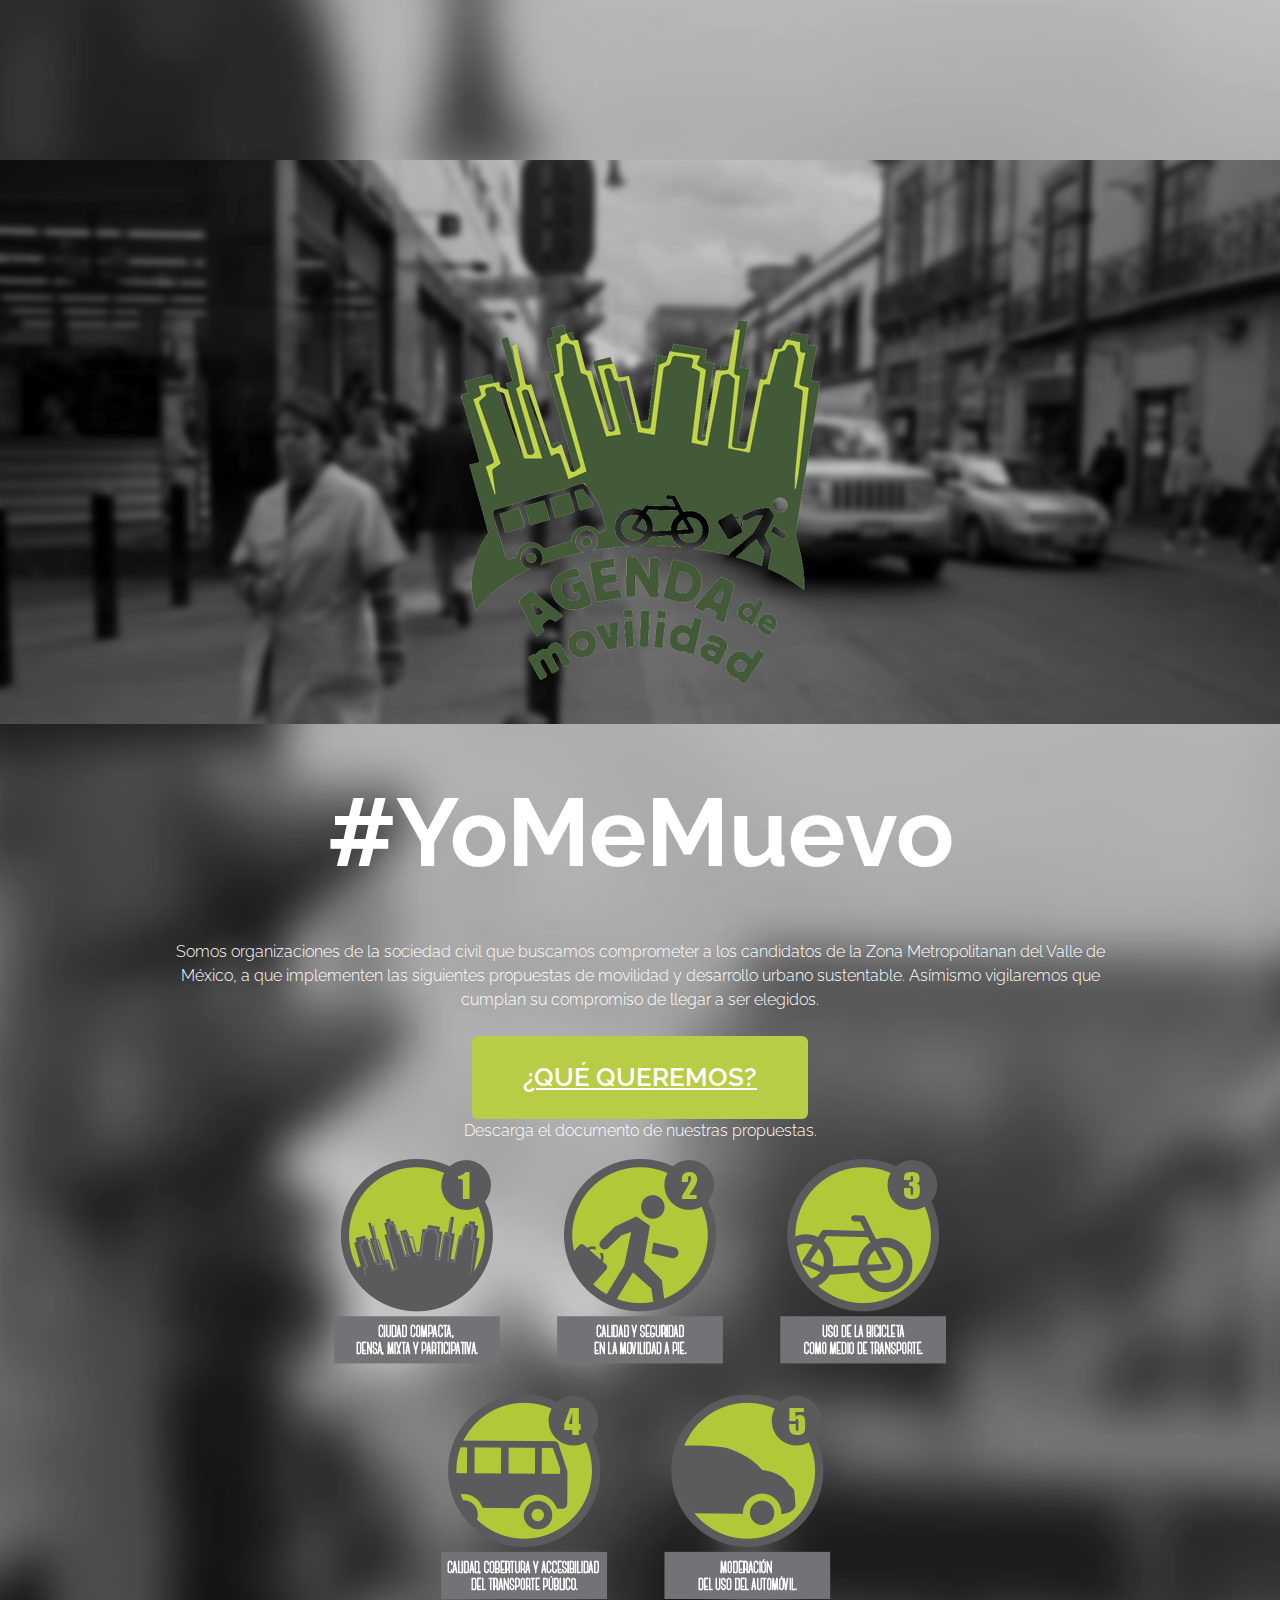
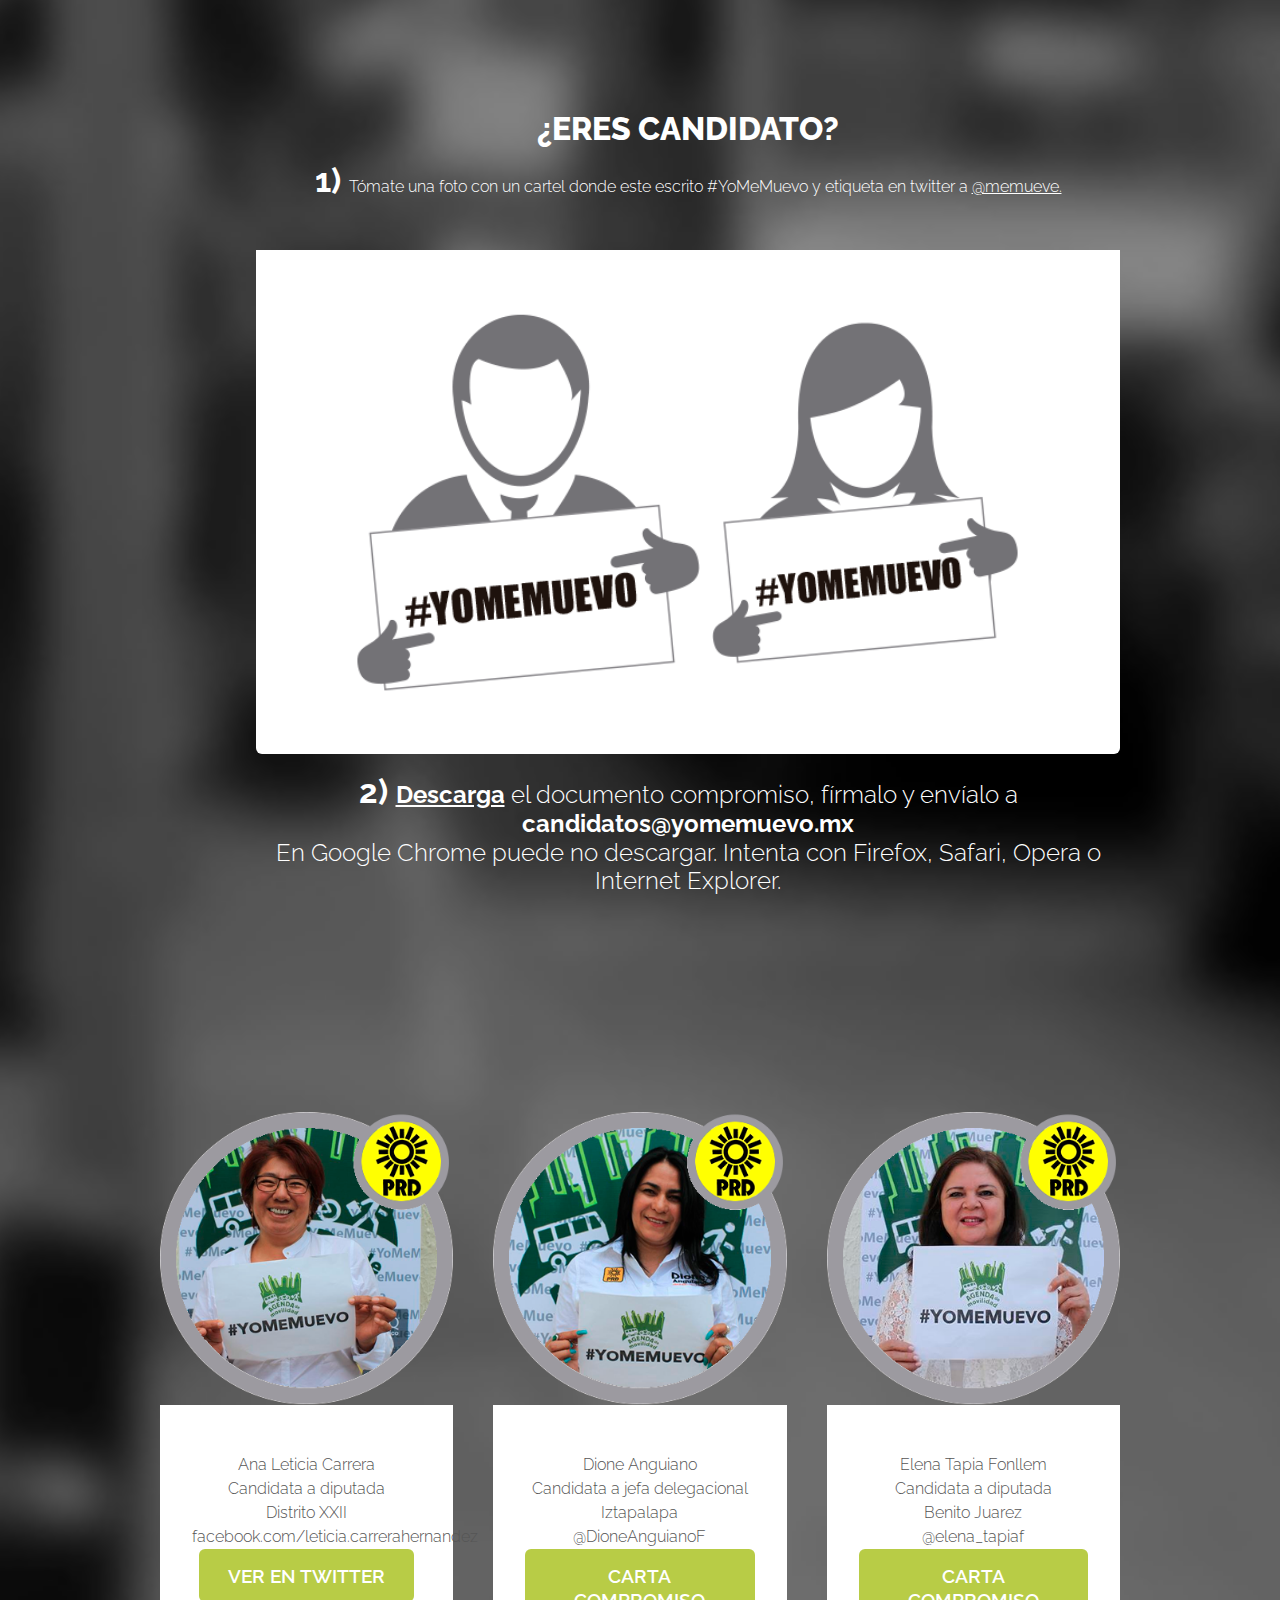
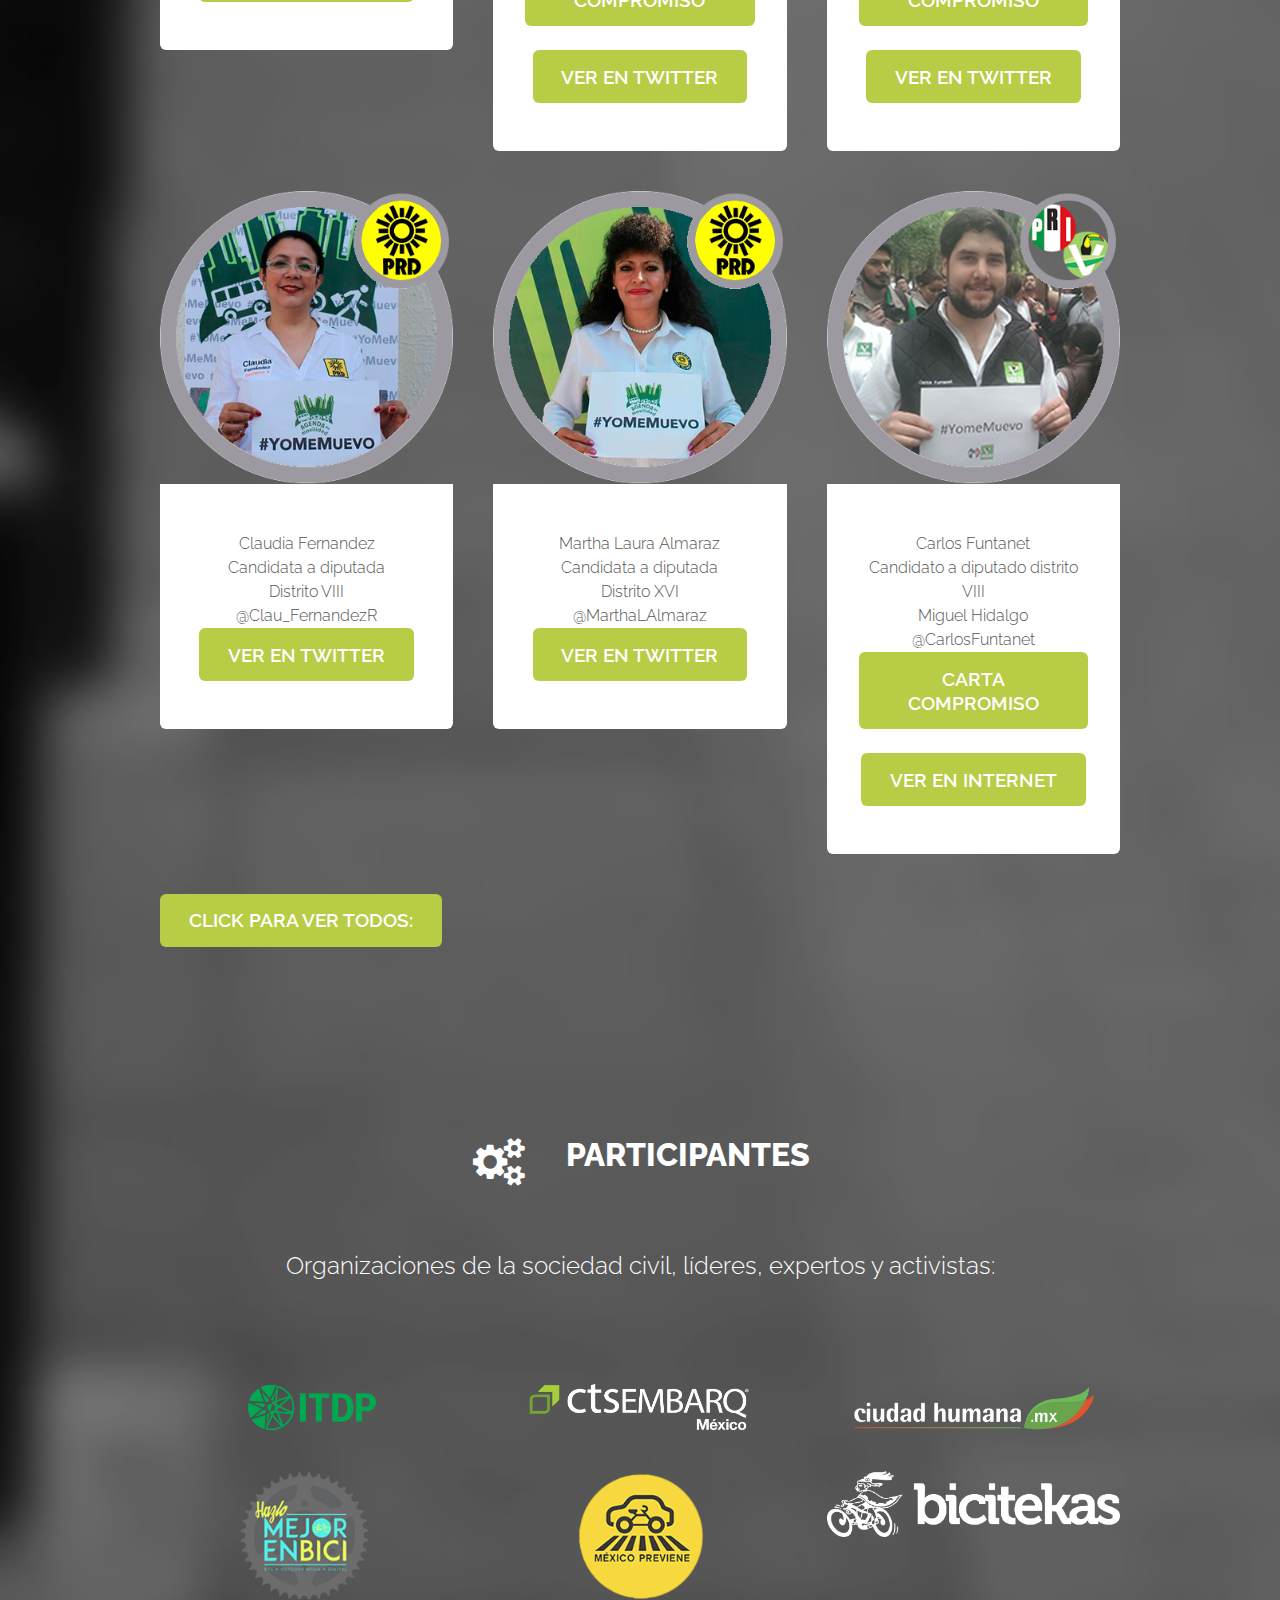
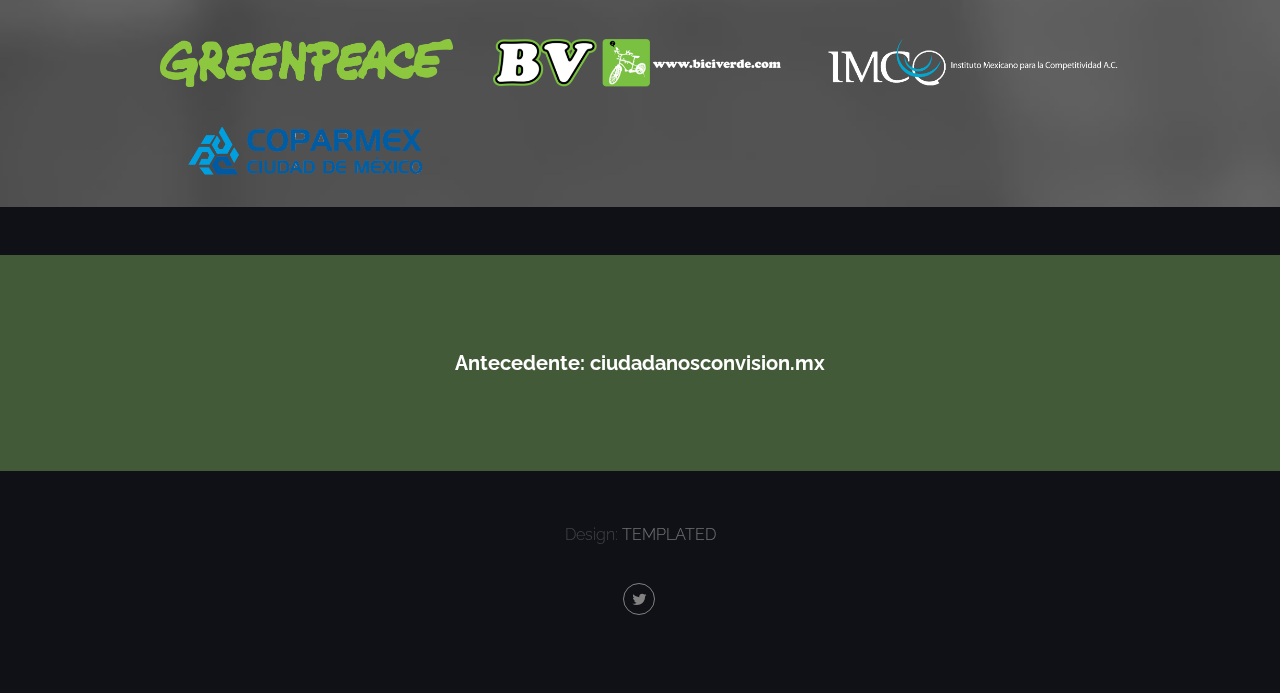
<file: index.html>
<!DOCTYPE HTML>
<!--
	Phase Shift by TEMPLATED
	templated.co @templatedco
	Released for free under the Creative Commons Attribution 3.0 license (templated.co/license)
-->
<html>
	<head>
		<title>Yo Me Muevo</title>
		<meta http-equiv="content-type" content="text/html; charset=utf-8" />
		<meta name="description" content="Sitio para visualizar a los candidatos comprometidos con la movilidad sustentable" />
		<meta name="keywords" content="#YoMeMuevo, movilidad, peaton, transporte, candidato, elecciones, delegado" />
		<!--[if lte IE 8]><script src="css/ie/html5shiv.js"></script><![endif]-->
		<script src="js/jquery.min.js"></script>
		<script src="js/jquery.dropotron.min.js"></script>
		<script src="js/skel.min.js"></script>
		<script src="js/skel-layers.min.js"></script>
		<script src="js/init.js"></script>
		<noscript>
			<link rel="stylesheet" href="css/skel.css" />
			<link rel="stylesheet" href="css/style.css" />
			<link rel="stylesheet" href="css/style-wide.css" />
		</noscript>	
	</head>
	<body>

		<!-- Wrapper -->
			<div class="wrapper style1">

<!--				 Header 
					<div id="header" class="skel-panels-fixed">
						<div id="logo">
							<h1><a href="index.html">#YoMeMuevo</a></h1>
							<span class="tag">by TEMPLATED</span>
						</div>
						<nav id="nav">
							<ul>
								<li class="active"><a href="index.html">Homepage</a></li>
								<li><a href="left-sidebar.html">Left Sidebar</a></li>
								<li><a href="right-sidebar.html">Right Sidebar</a></li>
								<li><a href="no-sidebar.html">No Sidebar</a></li>
							</ul>
						</nav>
					</div>
-->
					<div class="wrapper style1">
						<section id="LogoMovilidad">
							<div  >
								<img  src="images/LogoMovilidadOK.png" alt=""></img>
							</div>
						</section>
					</div>
					<br></br>					
				<!-- Banner -->
					<div id="banner" class="container">
						<section>
							<p><h1 class="fa-2x">#YoMeMuevo</h1></p>
							<br></br>
							Somos organizaciones de la sociedad civil que buscamos comprometer a los candidatos de la Zona Metropolitanan del Valle de México, a que implementen las siguientes propuestas de movilidad y desarrollo urbano sustentable. Asímismo vigilaremos que cumplan su compromiso de llegar a ser elegidos.
							<br>
							<br>
							<span  class="button medium" ><a href="descargables/agenda.pdf" download target="_blank">¿Qué queremos?</a></span> 
							<br>
							Descarga el documento de nuestras propuestas.							
							<div id="LogoMovilidad">
								<img  src="images/infografia.png" alt="Nuestras propuestas"></img>
							</div>
							<section>
								<ul class="style">
									<li>
										<h3>¿Eres candidato?</h3>
											<span>
												<strong id="inciso">1) </strong>Tómate una foto con un cartel donde este escrito #YoMeMuevo y etiqueta en twitter a 
												<a href="https://twitter.com/memueve" target="_blank">@memueve.</a>
											</span>
										</p>

										<div id="Selfie">
											<div >
												<section> 
												<span class="image featured" >
													<div class="box">
														<img src="images/candidatos_cartel.png" alt="">
													</div>
												</span>
												</section>
											</div>
										</div>	
											<br>
											<p>
												<strong id="inciso">2) </strong><strong><a href="descargables/AGENDA MOVILIDAD_Carta compromisoOK.docx" 
															 download target="_blank">Descarga</a></strong> el documento compromiso, fírmalo y envíalo a <strong>candidatos@yomemuevo.mx</strong>
															 <br>
															 En Google Chrome puede no descargar. Intenta con Firefox, Safari, Opera o Internet Explorer.
											</p>
											<p>
											</p>
											<br>
																							
									
							</section>							
						</section>
					</div>				
				<!-- Extra -->

			<div class="container">
					<div class="row no-collapse-1">
						<section class="4u"> <a class="image featured"><img src="suscritos/letiCarrera.png" alt=""></a>
								<div class="box">
									Ana Leticia Carrera<br>
									Candidata a diputada<br>
									Distrito XXII<br>
									facebook.com/leticia.carrerahernandez<br>									
									<a href="https://twitter.com/EMBARQMx/status/594190073031036928" class="button" target= "_blank">Ver en twitter</a> 
								</div>
						</section>
						<section class="4u"> <a class="image featured"><img src="suscritos/anguiano.png" alt=""></a>
								<div class="box">
									Dione Anguiano<br>
									Candidata a jefa delegacional<br>
									Iztapalapa<br>
									@DioneAnguianoF<br>	
									<a href="http://masterctsmexico.com/agendas_movilidad_firmadas/PRD/Dione_Anguiano_Flores.jpg" 
									   class="button" 
									   download target="_blank">Carta Compromiso
									</a>
									<br></br>																		
									<a href="https://twitter.com/EMBARQMx/status/594194930274148352" class="button" target= "_blank">Ver en twitter</a> 
								</div>
						</section>	
						<section class="4u"> <a class="image featured"><img src="suscritos/Fonllem.png" alt=""></a>
								<div class="box">
									Elena Tapia Fonllem<br>
									Candidata a diputada<br>
									Benito Juarez<br>
									@elena_tapiaf<br>	
									<a href="http://masterctsmexico.com/agendas_movilidad_firmadas/PRD/Elena_Tapia_Fonllem.jpg" 
									   class="button" 
									   download target="_blank">Carta Compromiso
									</a>
									<br></br>																	
									<a href="https://twitter.com/EMBARQMx/status/594195791285125120" class="button" target= "_blank">Ver en twitter</a> 
								</div>
						</section> 
					</div>						
					<div class="row no-collapse-1">
						<section class="4u"> <a class="image featured"><img src="suscritos/clauFernandez.png" alt=""></a>
								<div class="box">
									Claudia Fernandez<br>
									Candidata a diputada<br>
									Distrito VIII<br>
									@Clau_FernandezR<br>										
									<a href="https://twitter.com/EMBARQMx/status/594193592299589632" class="button" target= "_blank">Ver en twitter</a> 
								</div>
						</section>
						<section class="4u"> <a class="image featured"><img src="suscritos/MLalmaraz.png" alt=""></a>
								<div class="box">
									Martha Laura Almaraz<br>
									Candidata a diputada<br>
									Distrito XVI<br>
									@MarthaLAlmaraz<br>									
									<a href="https://twitter.com/EMBARQMx/status/594203703592136704" class="button" target= "_blank">Ver en twitter</a> 
								</div>
						</section>	
						<section class="4u"> <a class="image featured"><img src="suscritos/funtanet.png" alt=""></a>
								<div class="box">
									Carlos Funtanet<br>
									Candidato a diputado distrito VIII<br>
									Miguel Hidalgo<br>
									@CarlosFuntanet<br>	
									<a href="http://masterctsmexico.com/agendas_movilidad_firmadas/Carlos_Funtanet.png" class="button" download target="_blank">Carta Compromiso</a>
									<br></br>																		
									<a href="https://www.dropbox.com/sc/ktr8b6k9akw9n8v/AABtdmrrhaFV2052DEQF34Ufa" class="button" target= "_blank">Ver en internet</a> 
								</div>
						</section> 
					</div>
					<div class="row no-collapse-1">
						<section class="4u"> 
								<a href="#" class="image featured"></a>
								<div>
									<a href="candidatos.html" 
									class="button" 
									target= "_blank">Click para ver todos:
									</a> 
								</div>
						</section>																			
					</div>
			</div>
<br>
<br>
<br>
<br>

				<!-- Banner2 -->
					<div id="banner" class="container">
						<section>	
							<ul class="style">
								<li class="fa fa-cogs">
									<h3>PARTICIPANTES</h3>
								</li>
								<br>
								<span id="Subtitulo">Organizaciones de la sociedad civil, líderes, expertos y activistas:</span>				
							</ul>						
						</section>
					</div>


					<div id="extra">
						<div class="container">
							<div class="row no-collapse-1">
								<section class="4u"> <a href="http://mexico.itdp.org" target="_blank" class="image featured"><img src="images/ITDP_logo.png"></a>
								</section>
								<section class="4u"> <a href="http://www.embarqmexico.org/" target="_blank" class="image featured"><img src="images/EMBARQ Logo.png"></a>
								</section>	
								<section class="4u"> <a href="http://www.ciudadhumana.org/" target="_blank" class="image featured"><img src="images/LogoCiudadHumana.png" alt=""></a>
								</section>																									
							</div>
							<div class="row no-collapse-1">
								<section class="4u"> <a href="http://www.mejorenbici.com/" target="_blank" class="image featured"><img src="images/LOGO MEB.png" alt=""></a>
								</section>
								<section class="4u"> <a href="http://mexicoprevieneac.org/" target="_blank" class="image featured"><img src="images/previene.png" alt=""></a>
								</section>	
								<section class="4u"> <a href="http://bicitekas.org/" target="_blank" class="image featured"><img src="images/bicitekas1.png" alt=""></a>
								</section> 
							</div>
							<div class="row no-collapse-1">
								<section class="4u"> <a href="http://www.greenpeace.org/mexico/es/" target="_blank" class="image featured"><img src="images/greenpeace.png" alt=""></a>
								</section>
								<section class="4u"> <a href="http://biciverde.com/" class="image featured" target="_blank" ><img src="images/biciverde.png" alt=""></a>
								</section>	
								<section class="4u"> <a href="http://imco.org.mx/home/" class="image featured" target="_blank" ><img src="images/Logo_IMCO.png" alt=""></a>
								</section>																									
							</div>	
							<div class="row no-collapse-1">
								<section class="4u"> <a href="http://coparmex.org.mx/" target="_blank" class="image featured"><img src="images/coparmex.png" alt=""></a>
								</section>	
							</div>												
						</div>
					</div>



	</div>
	<br>
	<br>
	<!-- Footer -->
		<div id="footer" class="wrapper style2">
			<div class="container">
				<section>
					<h3 class="style">Antecedente: <a href="http://www.ciudadanosconvision.mx">ciudadanosconvision.mx</a></h3>
				</section>
			</div>
		</div>

	<!-- Copyright -->
		<div id="copyright">
			<div class="container">
				<div class="copyright">
					<p>Design: <a href="http://templated.co">TEMPLATED</a></p>
					<ul class="icons">
						<li><a href="https://twitter.com/memueve" class="fa fa-twitter" target="_blank"><span>Twitter</span></a></li>
					</ul>
				</div>
			</div>
		</div>
<script>
  (function(i,s,o,g,r,a,m){i['GoogleAnalyticsObject']=r;i[r]=i[r]||function(){
  (i[r].q=i[r].q||[]).push(arguments)},i[r].l=1*new Date();a=s.createElement(o),
  m=s.getElementsByTagName(o)[0];a.async=1;a.src=g;m.parentNode.insertBefore(a,m)
  })(window,document,'script','//www.google-analytics.com/analytics.js','ga');

  ga('create', 'UA-62601845-1', 'auto');
  ga('send', 'pageview');

</script>
	</body>
</html>
</file>
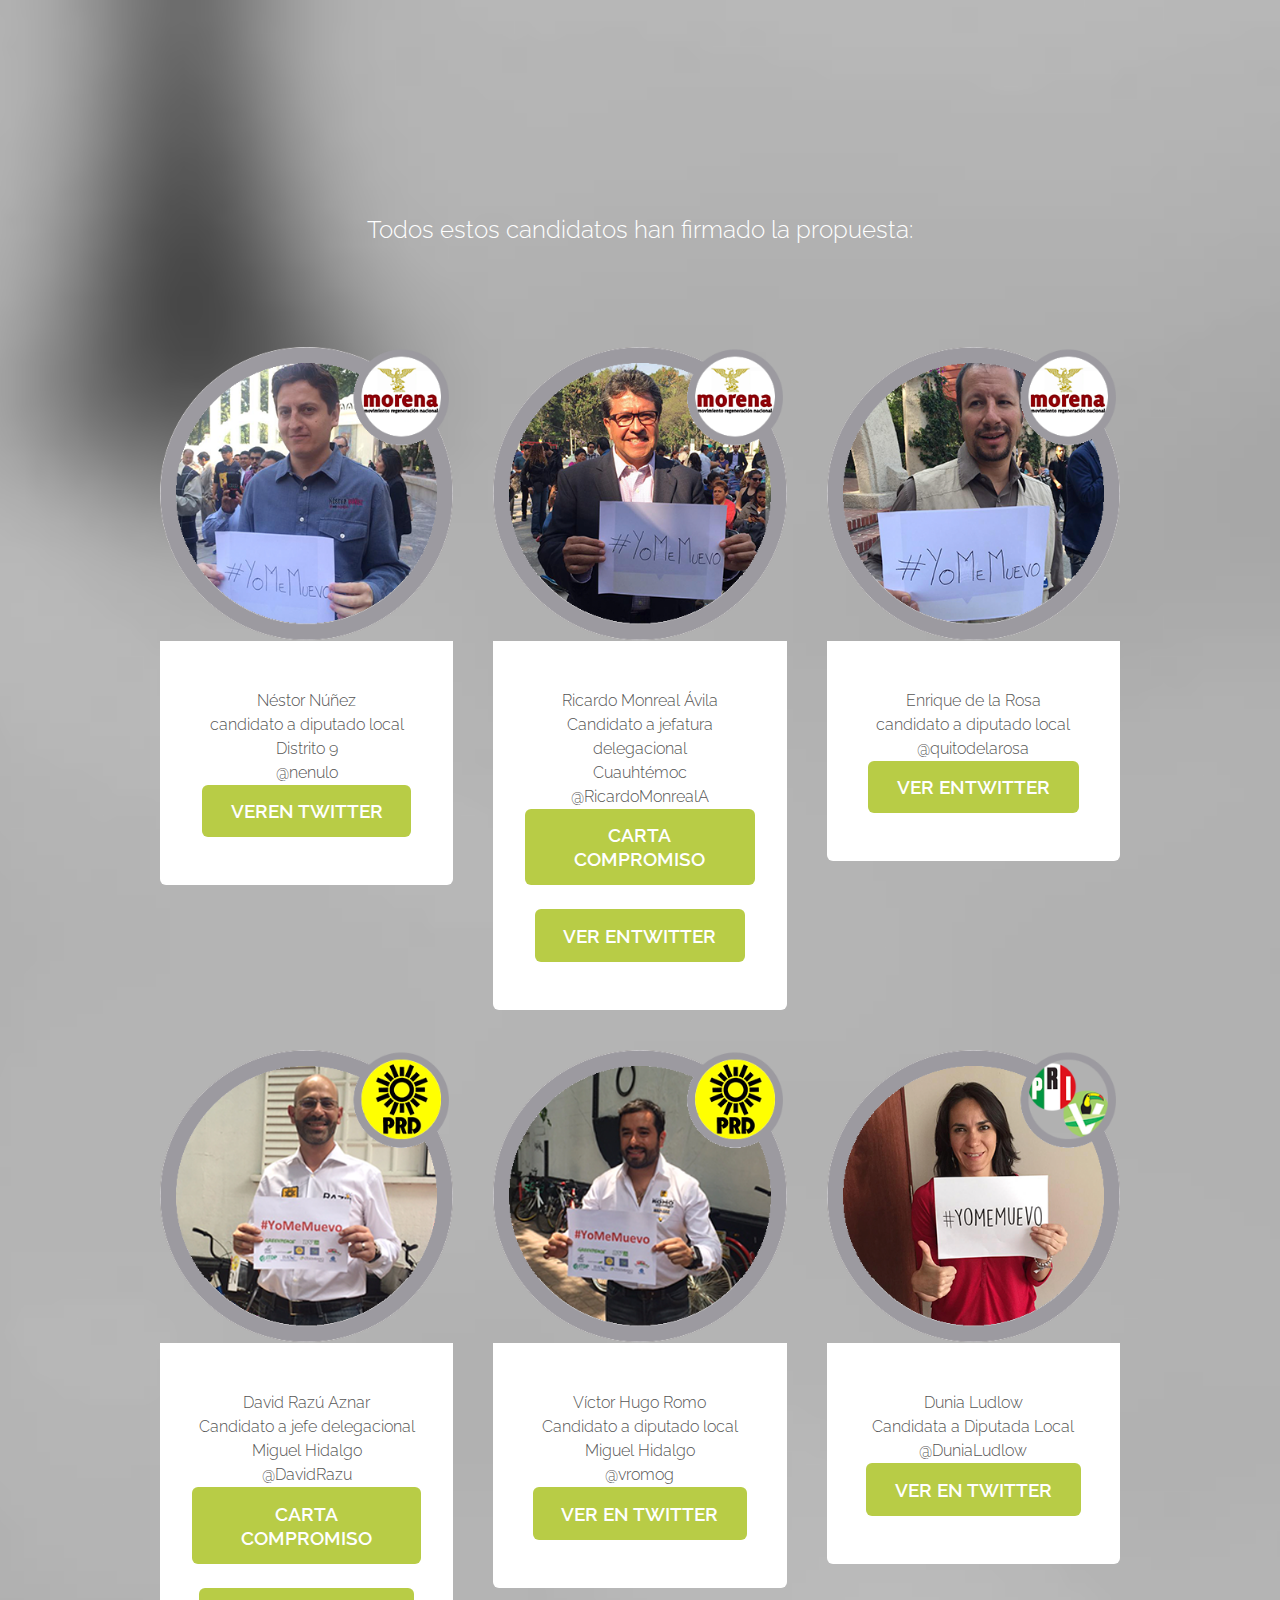
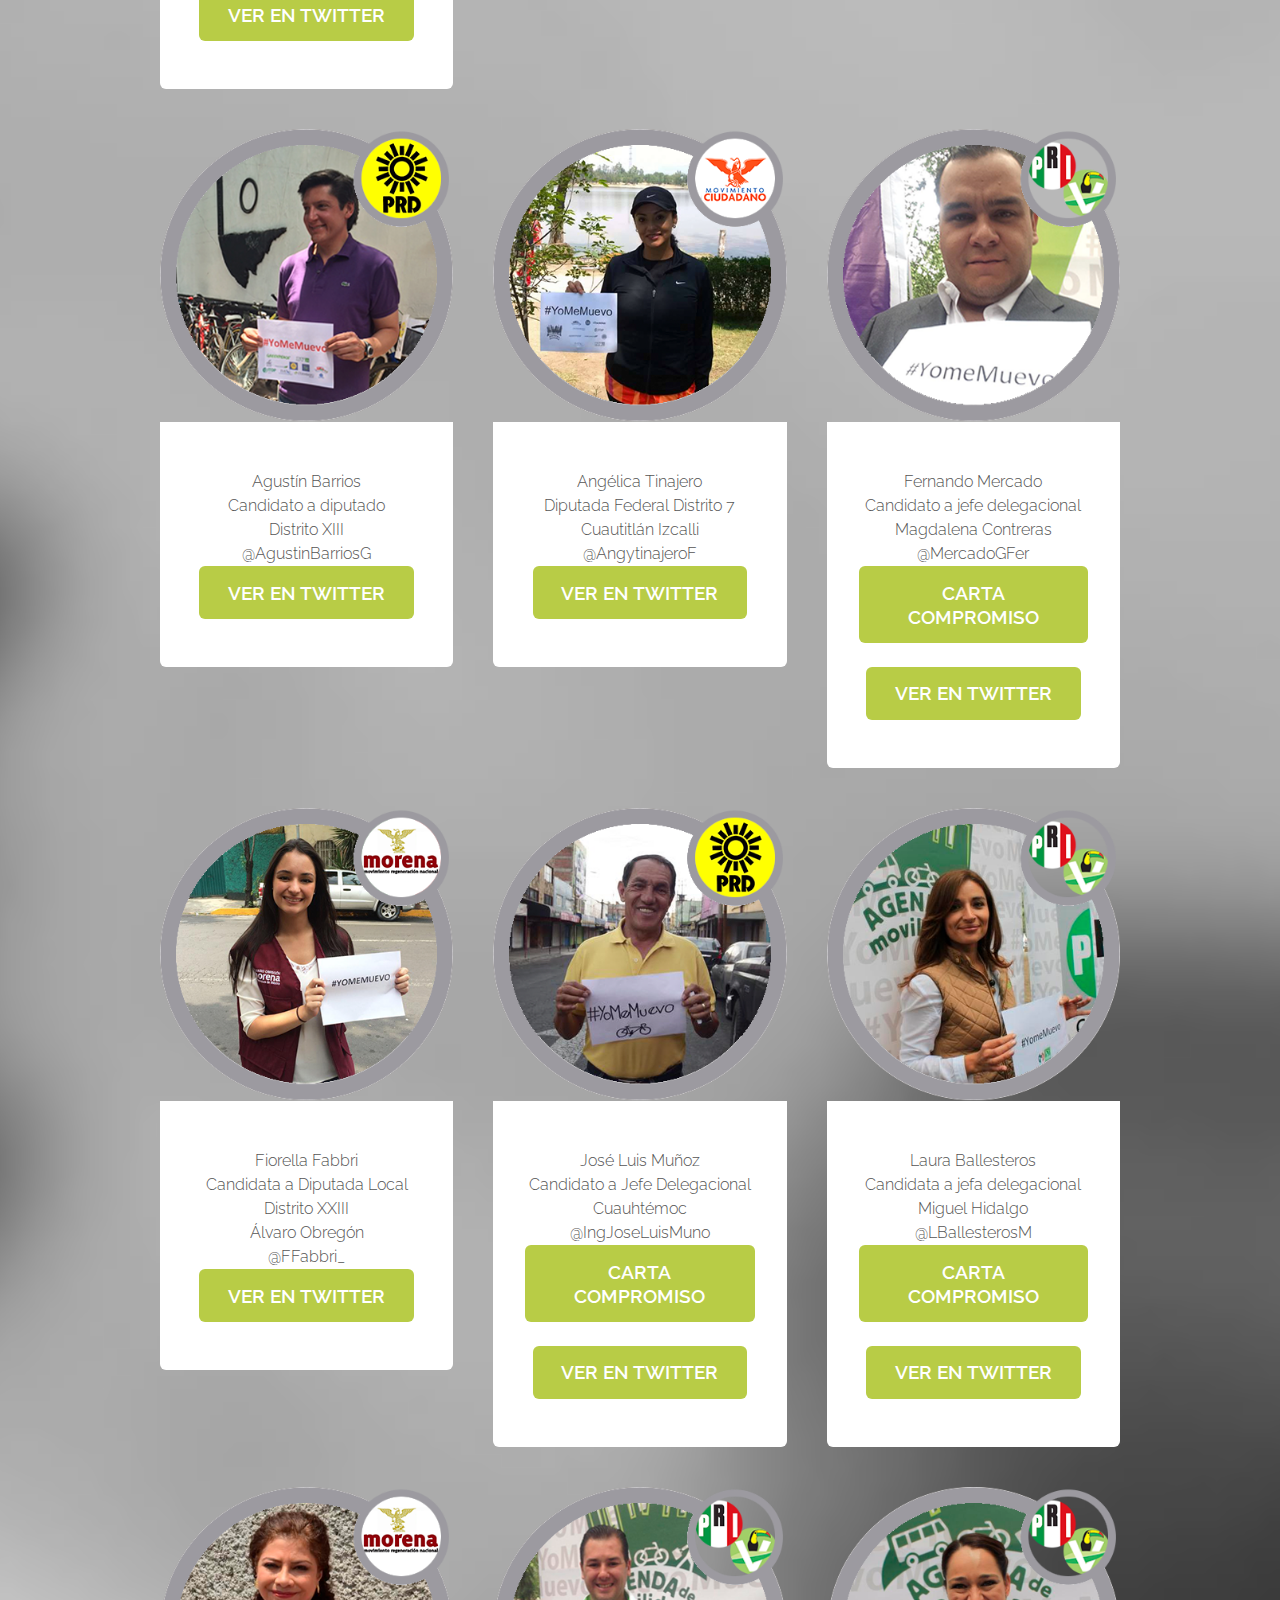
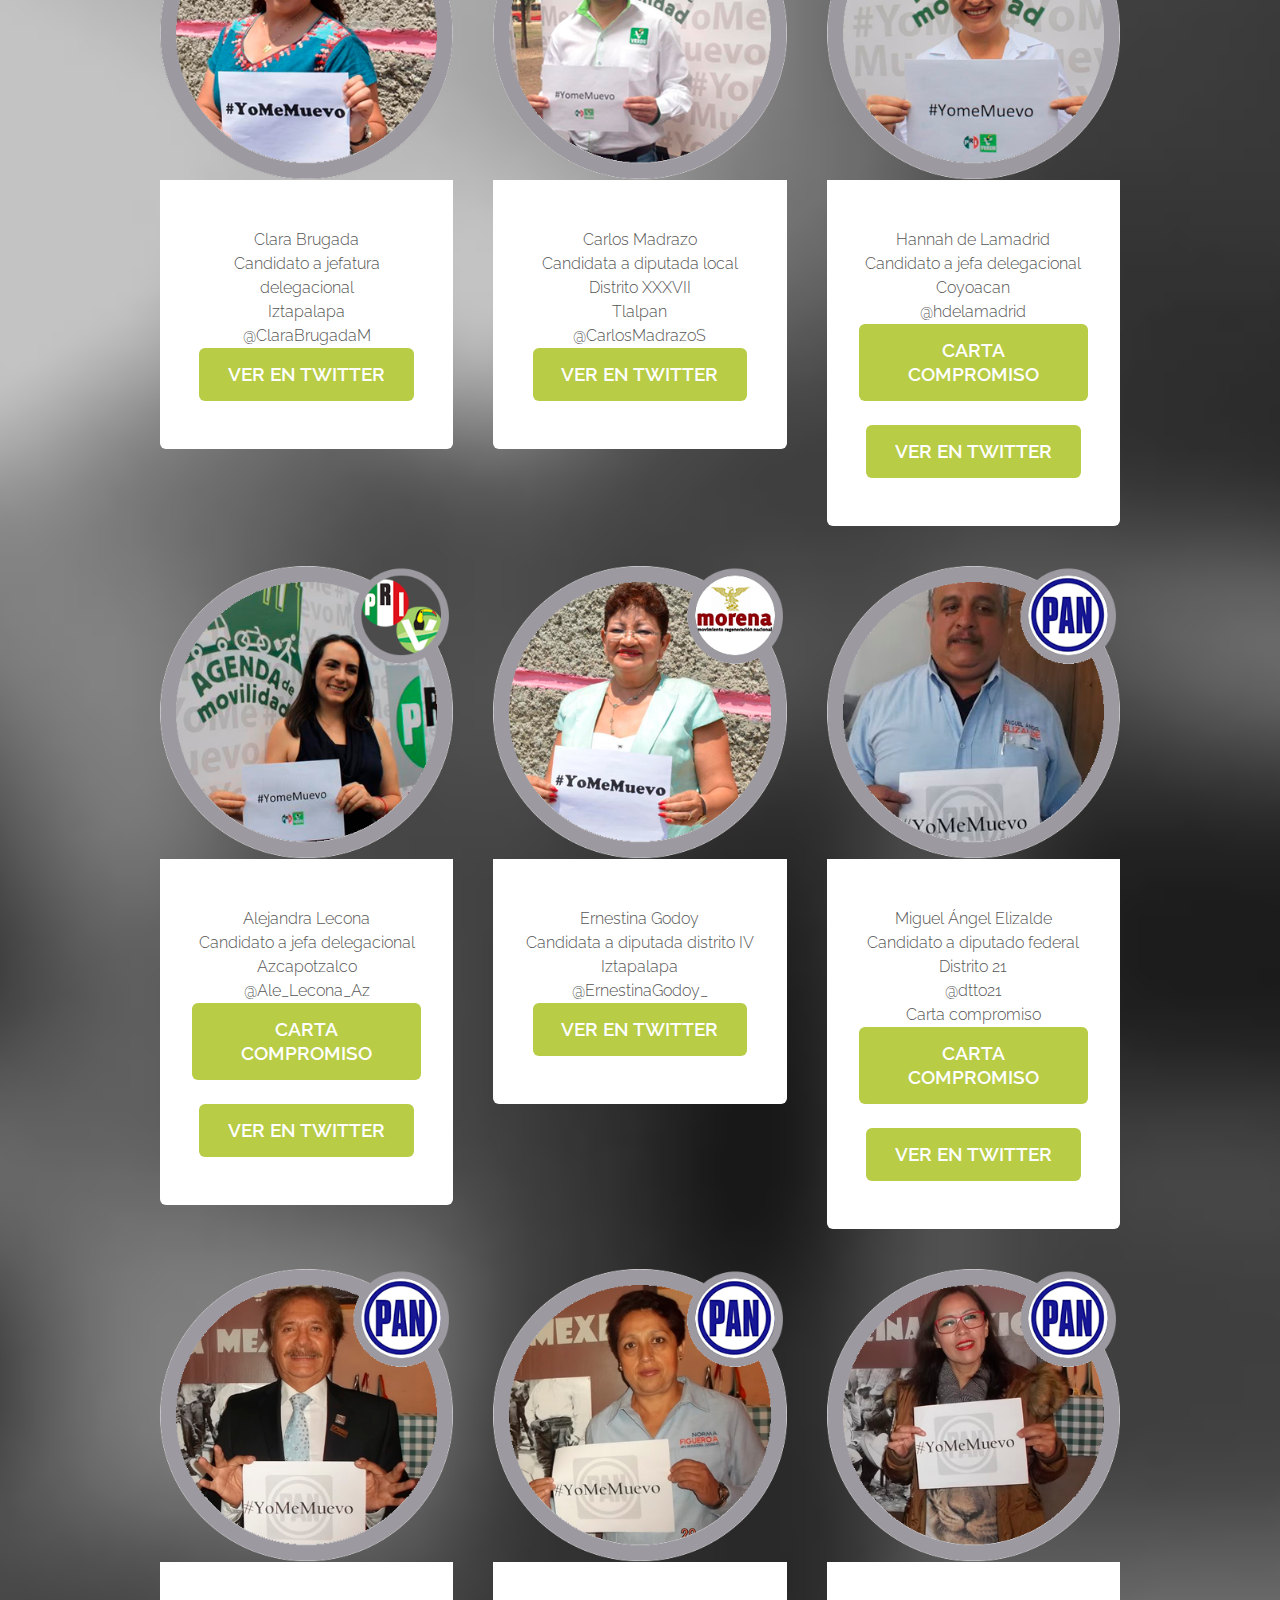
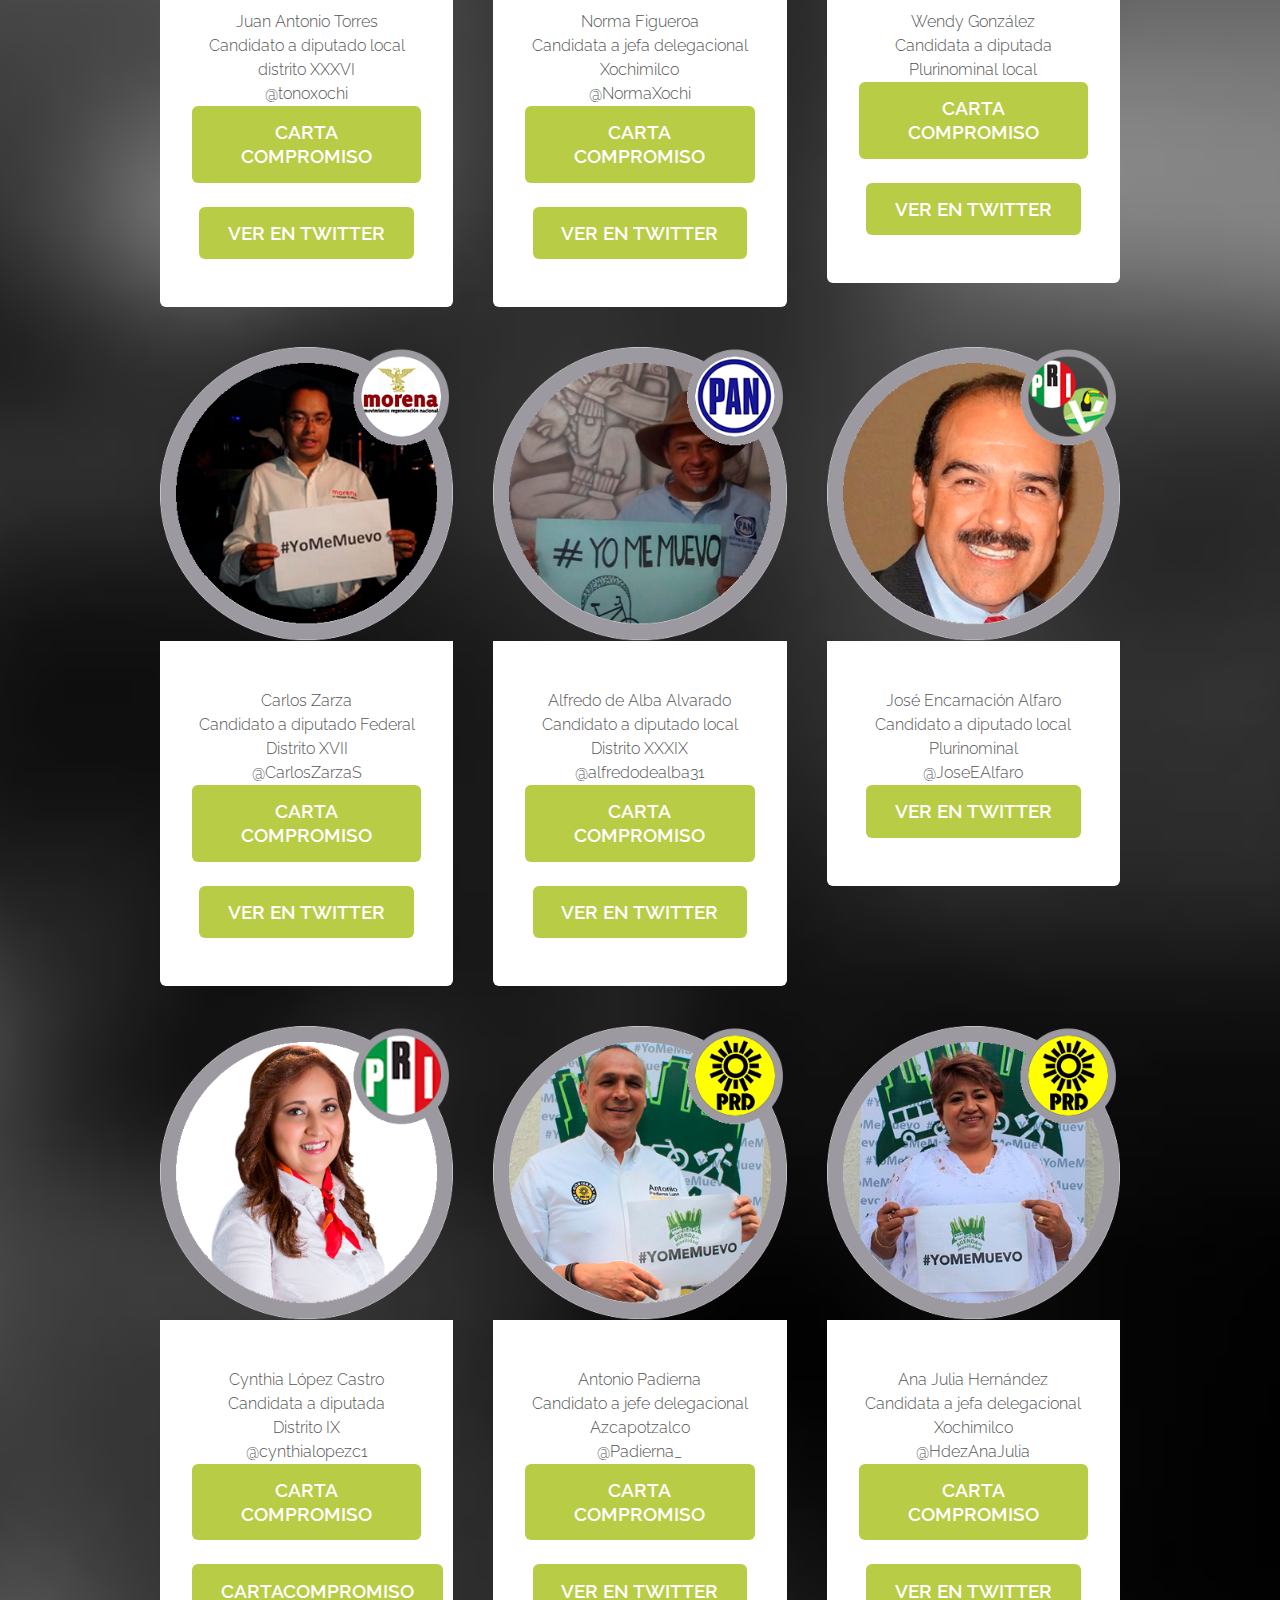
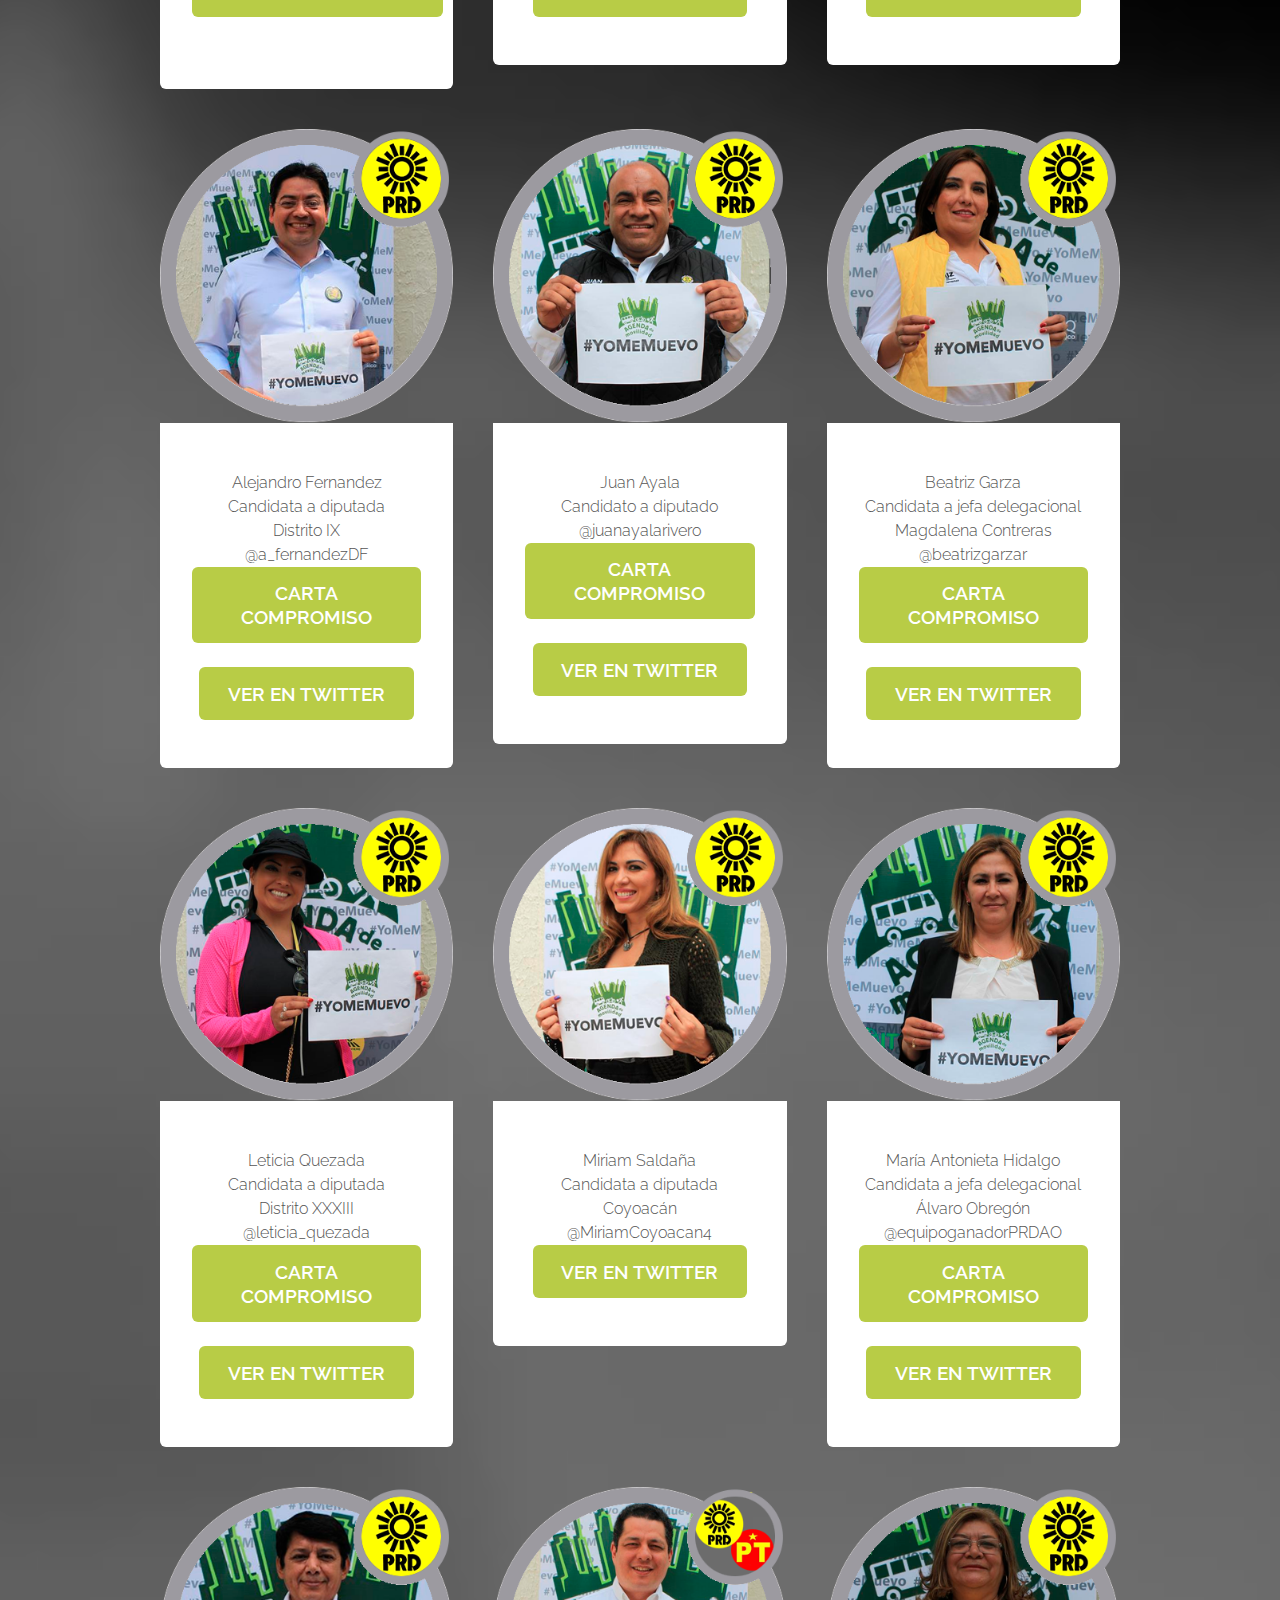
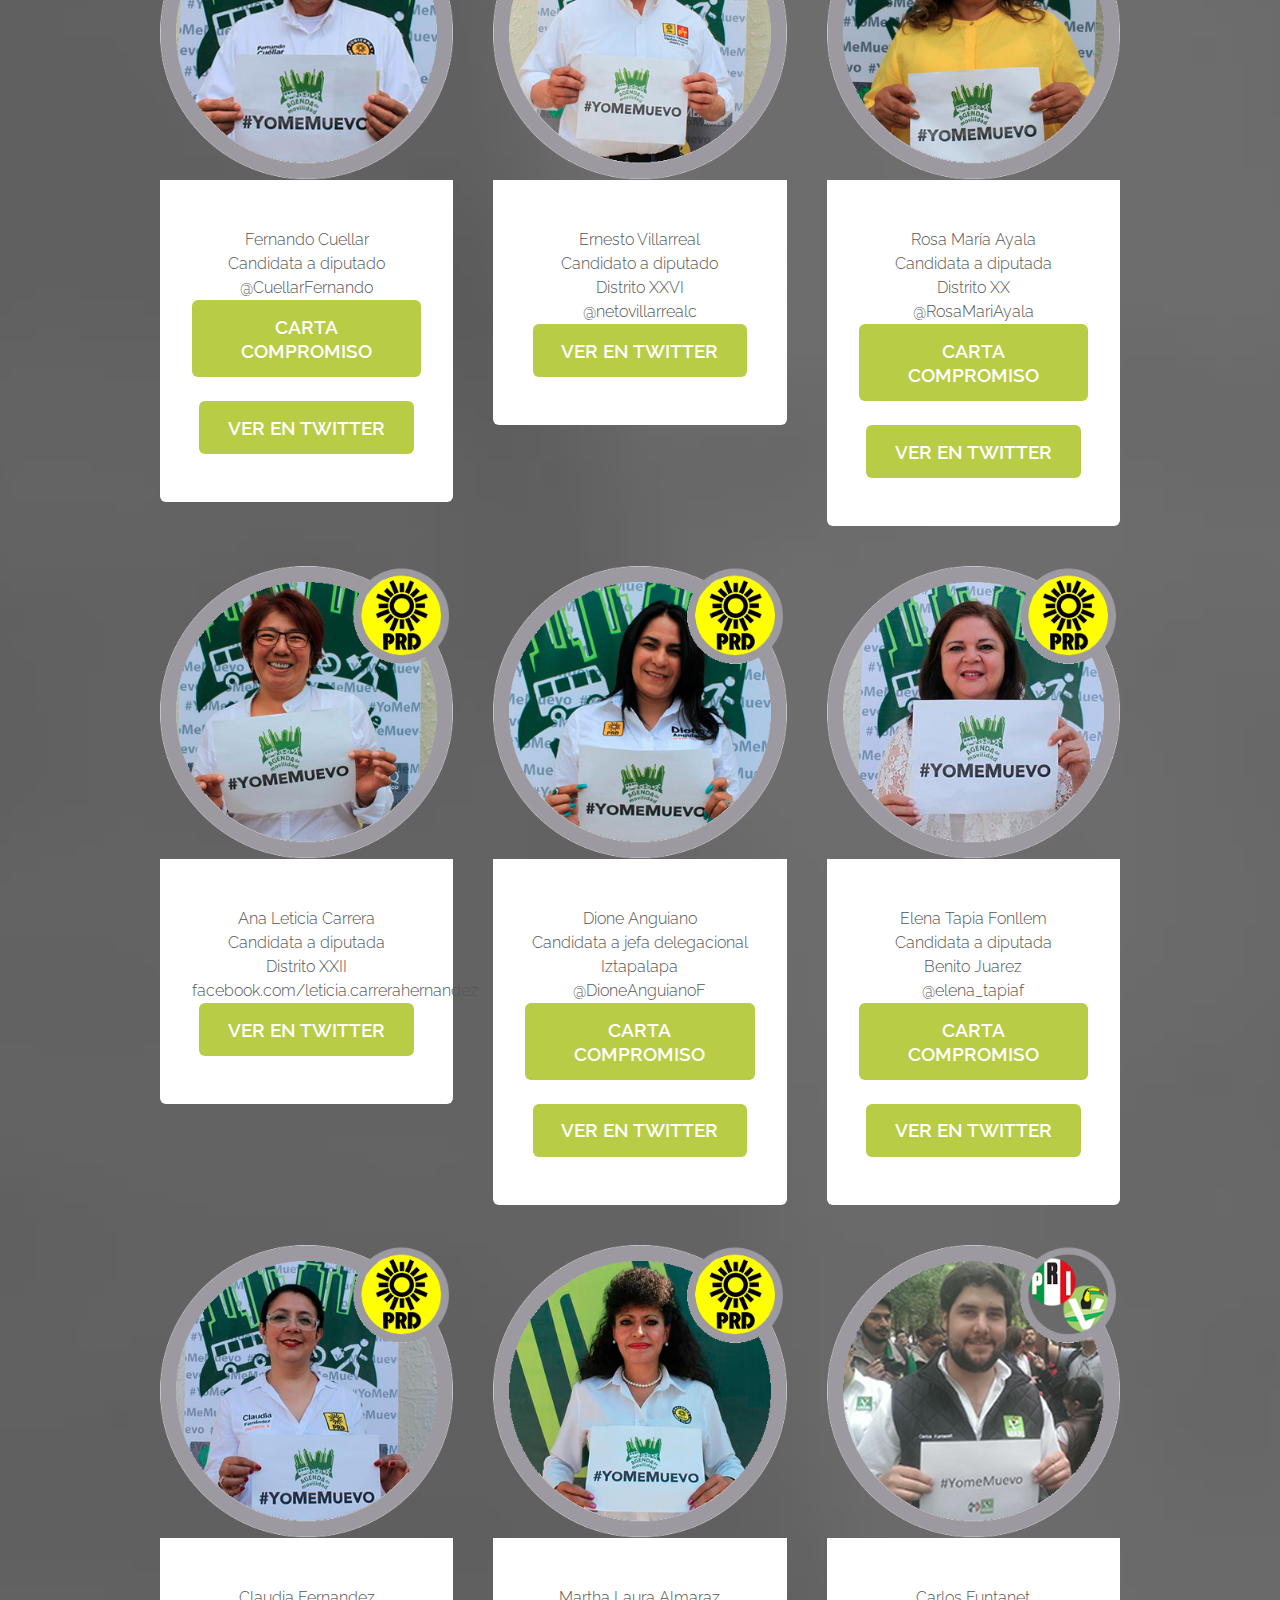
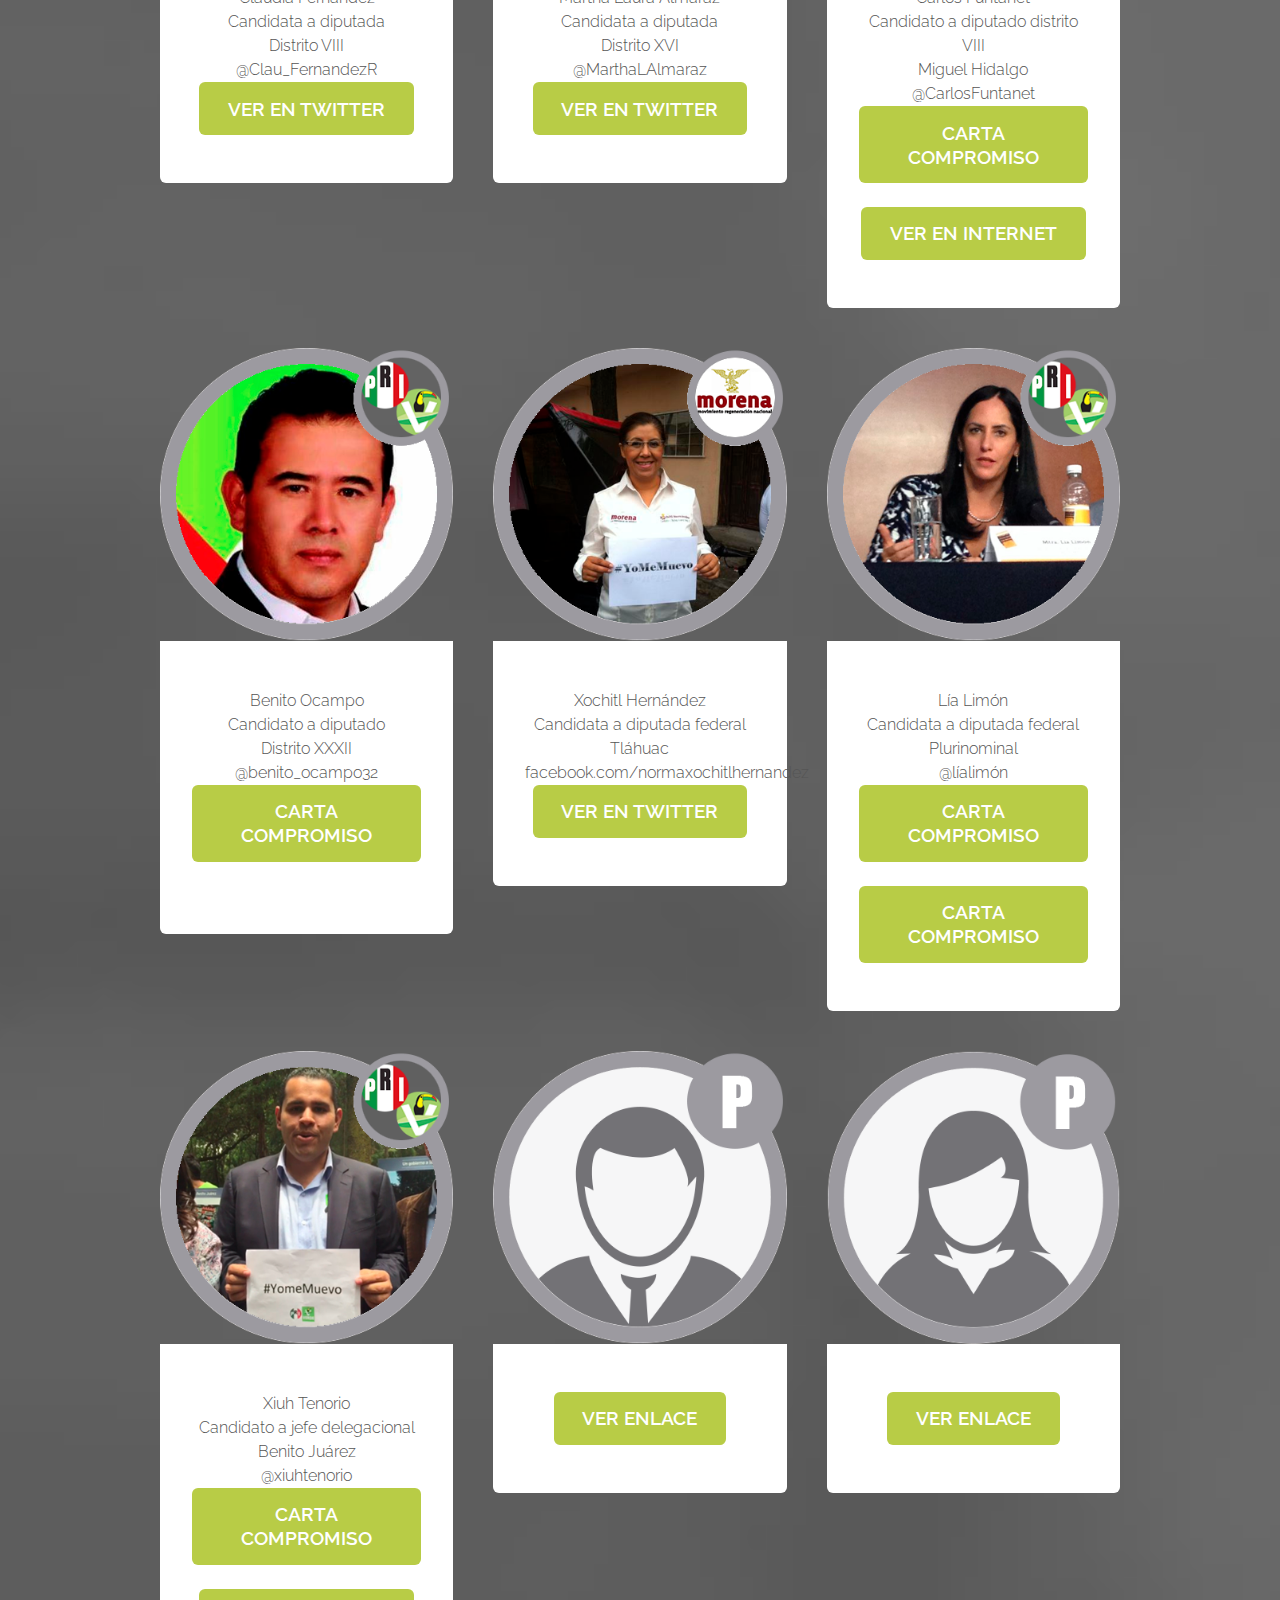
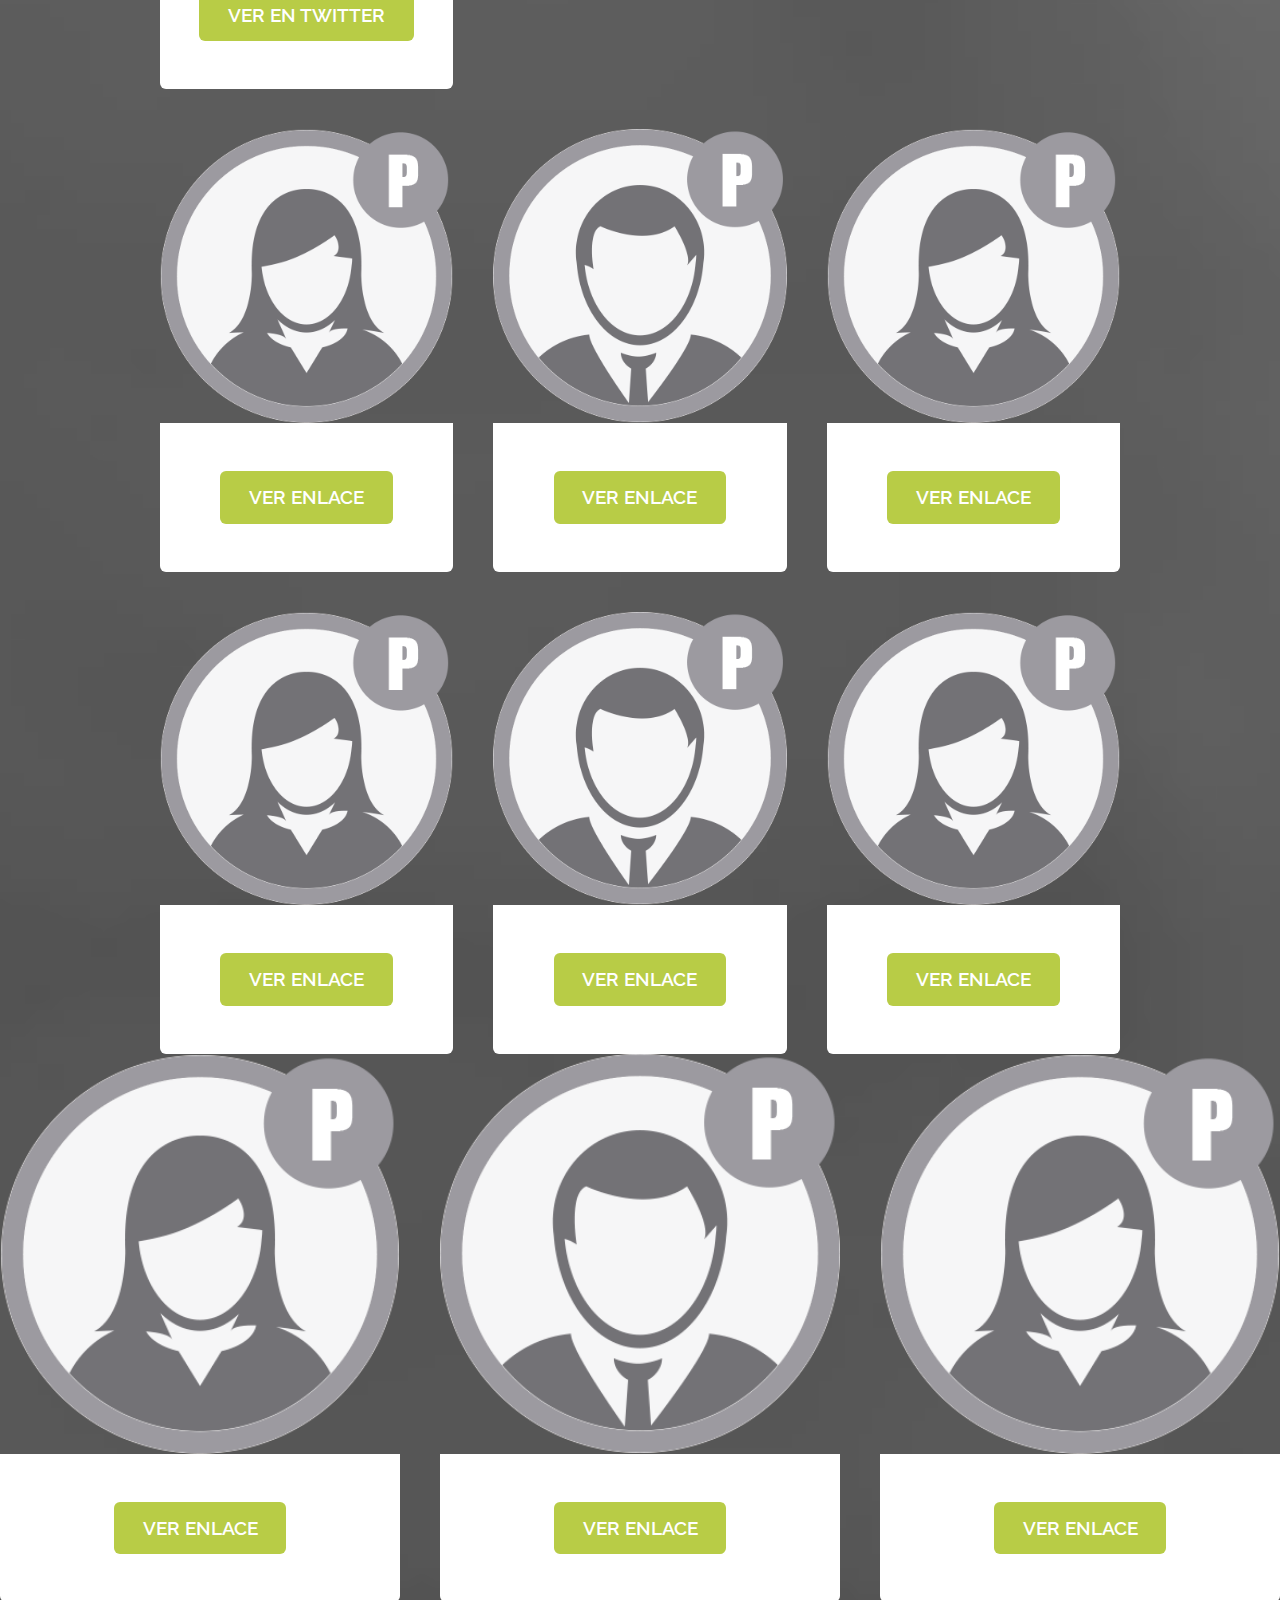
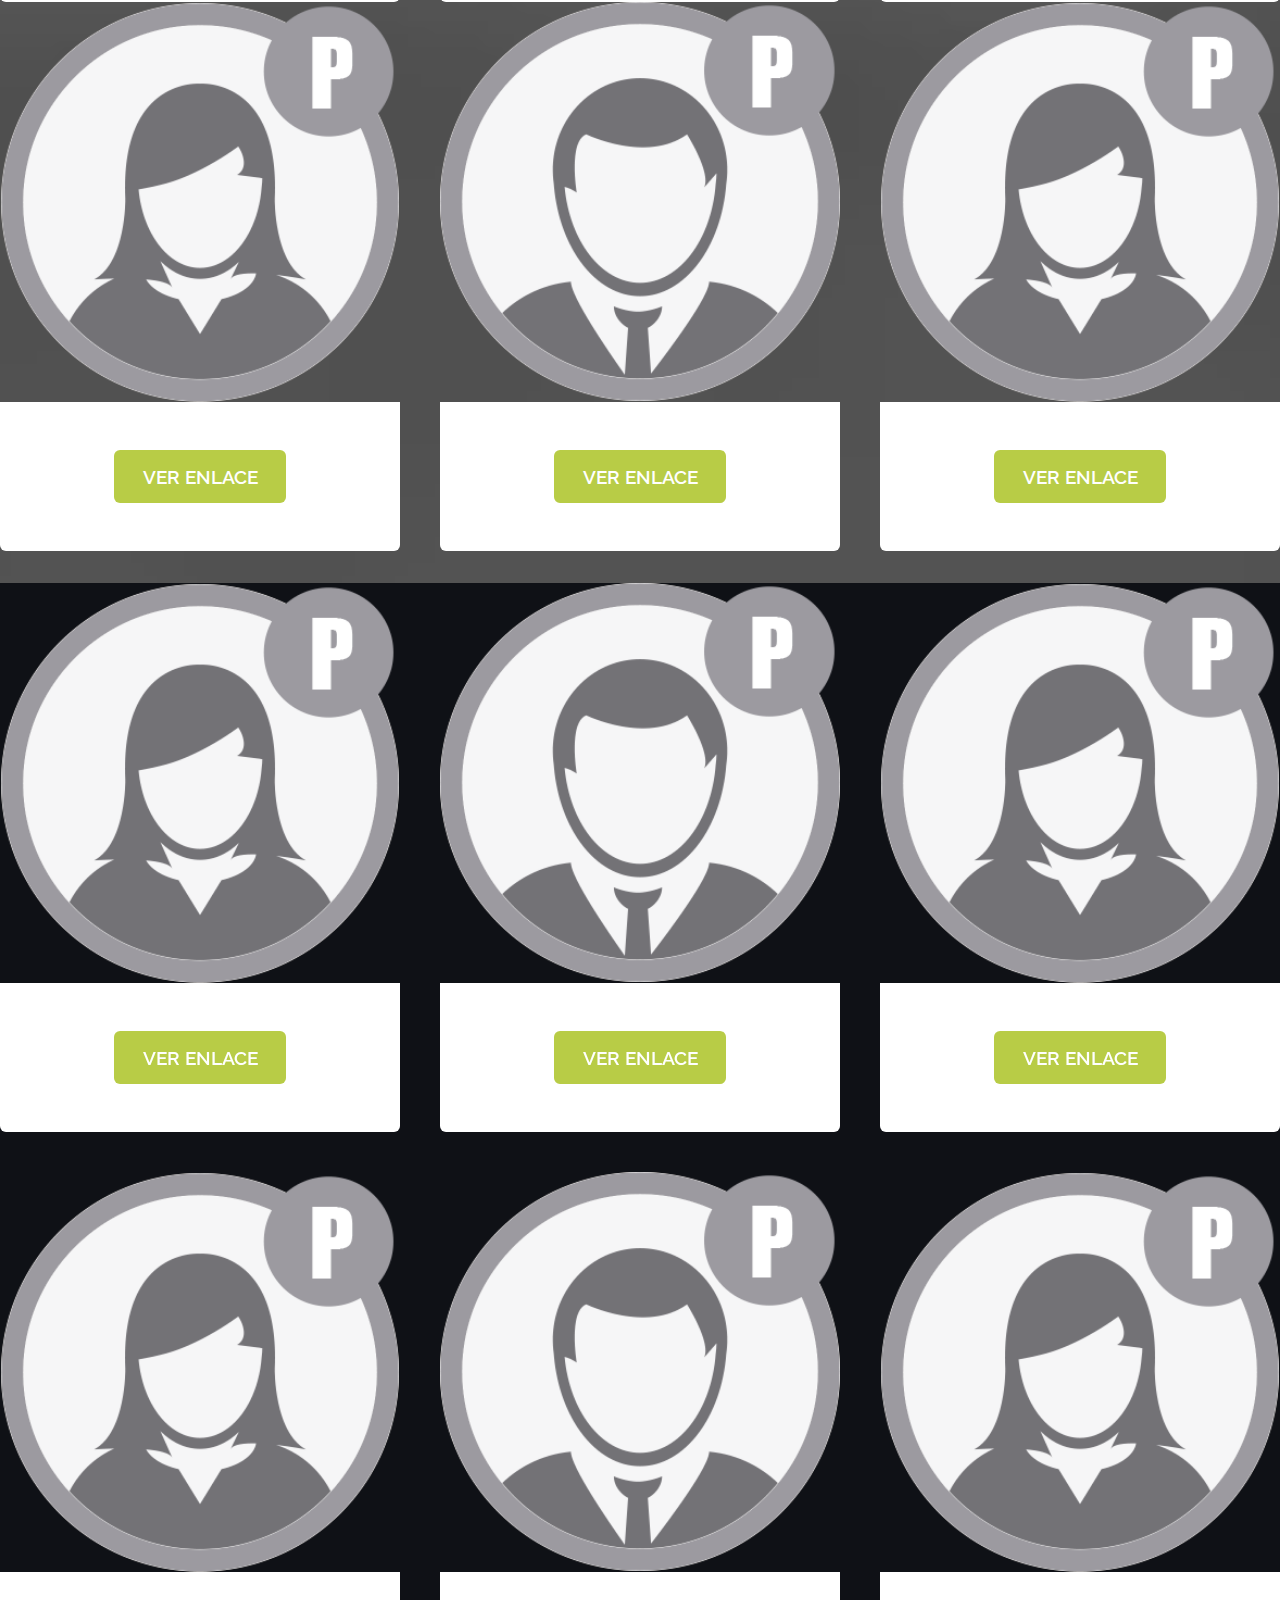
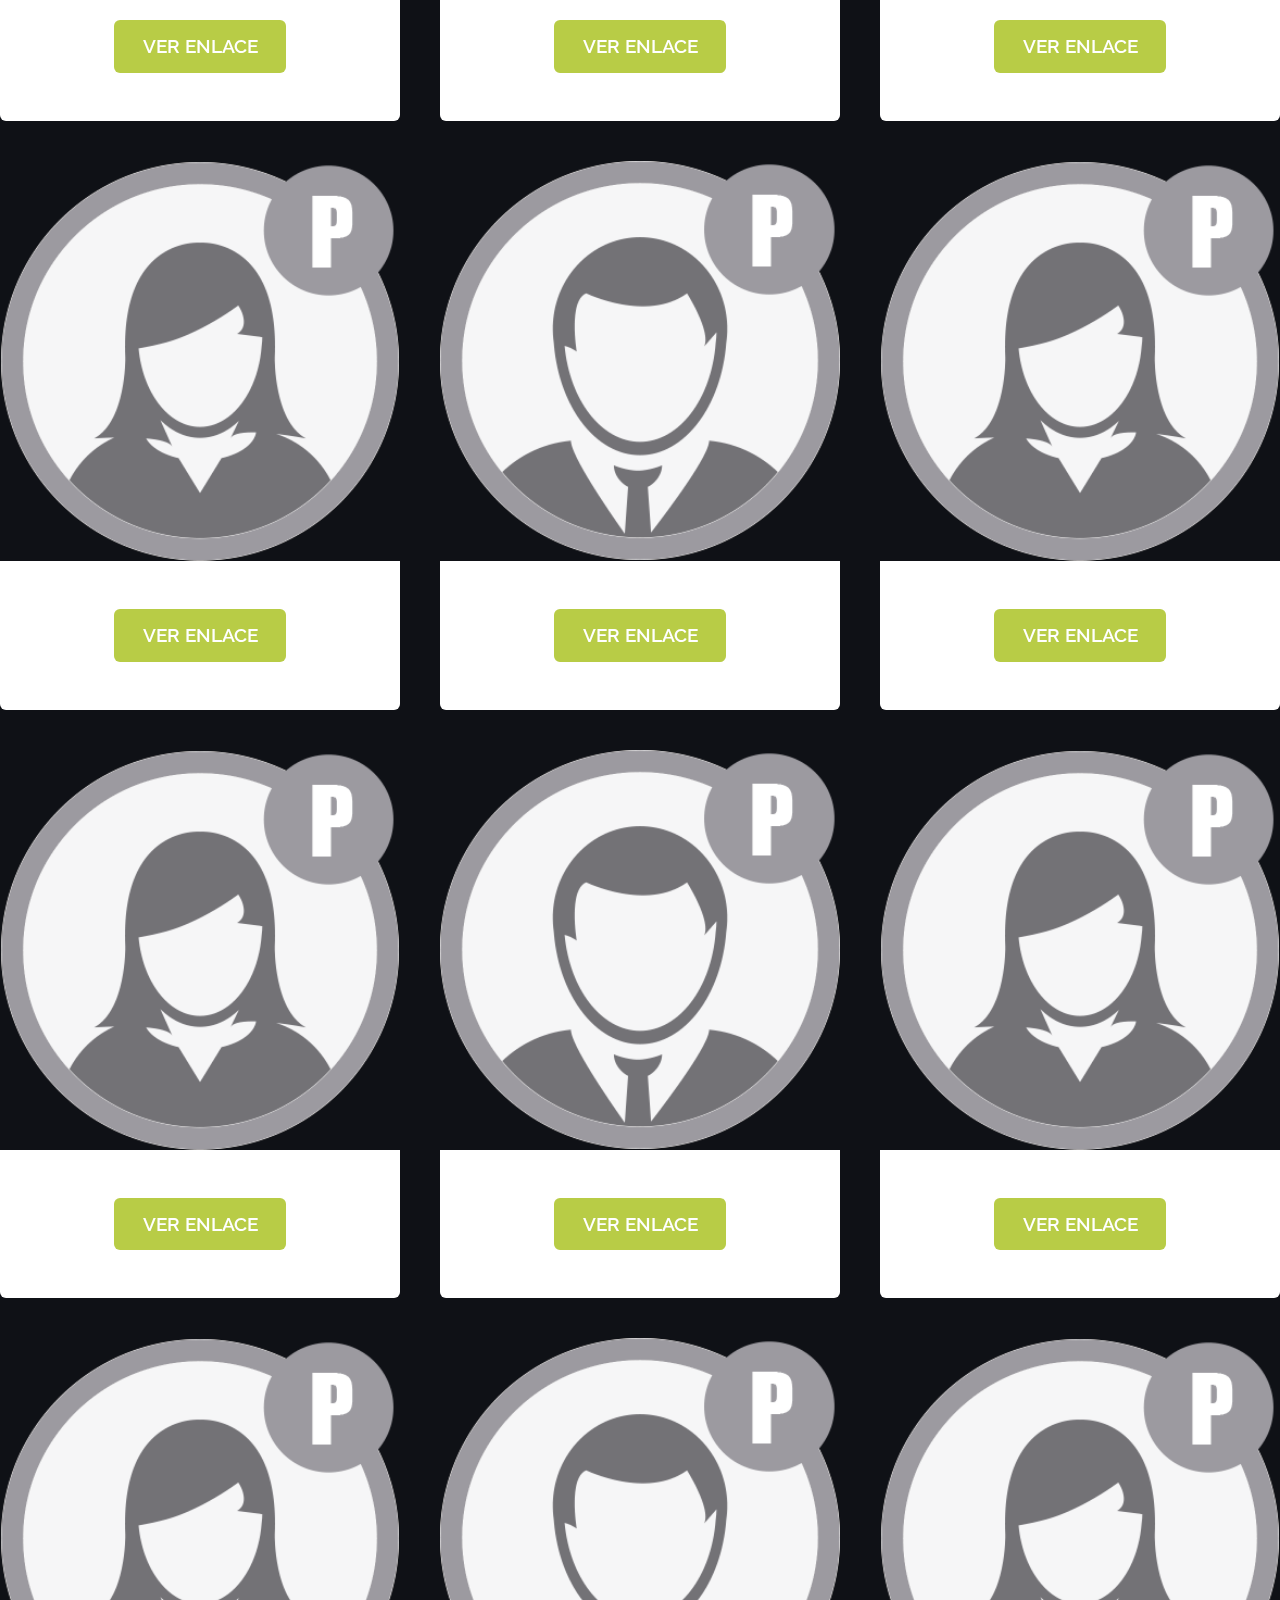
<file: candidatos.html>
<!DOCTYPE HTML>
<!--
	Phase Shift by TEMPLATED
	templated.co @templatedco
	Released for free under the Creative Commons Attribution 3.0 license (templated.co/license)
-->
<html>
	<head>
		<title>Yo Me Muevo</title>
		<meta http-equiv="content-type" content="text/html; charset=utf-8" />
		<meta name="description" content="Sitio para visualizar a los candidatos comprometidos con la movilidad sustentable" />
		<meta name="keywords" content="#YoMeMuevo, movilidad, peaton, transporte, candidato, elecciones, delegado" />
		<!--[if lte IE 8]><script src="css/ie/html5shiv.js"></script><![endif]-->
		<script src="js/jquery.min.js"></script>
		<script src="js/jquery.dropotron.min.js"></script>
		<script src="js/skel.min.js"></script>
		<script src="js/skel-layers.min.js"></script>
		<script src="js/init.js"></script>
		<noscript>
			<link rel="stylesheet" href="css/skel.css" />
			<link rel="stylesheet" href="css/style.css" />
			<link rel="stylesheet" href="css/style-wide.css" />
		</noscript>

	</head>
	<body>

		<!-- Wrapper -->
			<div class="wrapper style1">
				<div id="banner" class="container">
					<section>	
						<ul class="style">
							<span id="Subtitulo">Todos estos candidatos han firmado la propuesta:</span>				
						</ul>						
					</section>
				</div>								
				<div id="extra">
					<div class="container">
						<div class="row no-collapse-1">
							<section class="4u"> <a  class="image featured"><img src="suscritos/nenulo1.png" alt=""></a>
								<div class="box">
									Néstor Núñez<br>
									candidato a diputado local<br>
									Distrito 9<br>
									@nenulo<br>
									<a href="https://twitter.com/GoberRemes/status/591388051990917121" class="button" target= "_blank">Veren twitter</a> 
								</div>
							</section>
							<section class="4u"> <a  class="image featured"><img src="suscritos/monreal2.png" alt=""></a>
								<div class="box">
									Ricardo Monreal Ávila<br>
									Candidato a jefatura delegacional<br>
									Cuauhtémoc<br>
									@RicardoMonrealA<br>
									<a href="descargables/Carta_monreal.png" class="button" download target="_blank">Carta Compromiso</a>
									<br></br>									
									<a href="https://twitter.com/memueve/status/591671299111395328" class="button" target= "_blank">Ver entwitter</a> 
								</div>
							</section>	
							<section class="4u"> <a class="image featured"><img src="suscritos/quito.png" alt=""></a>
								<div class="box">
									Enrique de la Rosa<br>
									candidato a diputado local<br>
									@quitodelarosa<br>
									<a href="https://twitter.com/EMBARQMx/status/591260991230382080" class="button" target= "_blank">Ver entwitter</a> 
								</div>
							</section>																									
						</div>
						<div class="row no-collapse-1">
								<section class="4u"> <a  class="image featured"><img src="suscritos/razu.png" alt=""></a>
									<div class="box">
										David Razú Aznar <br>
										Candidato a jefe delegacional<br>
										Miguel Hidalgo<br>
										@DavidRazu<br>
										<a href="http://masterctsmexico.com/agendas_movilidad_firmadas/PRD/David_Razu_Aznar.jpg" 
										   class="button" 
										   download target="_blank">Carta Compromiso
										</a>
										<br></br>											
										<a href="https://twitter.com/IrvingPineda/status/592468298970705921" class="button" target= "_blank">Ver en twitter</a> </div>
								</section>
								<section class="4u"> <a  class="image featured"><img src="suscritos/romo.png" alt=""></a>
									<div class="box">
										Víctor Hugo Romo<br>
										Candidato a diputado local<br>
										Miguel Hidalgo<br>
										@vromog<br>
										<a href="https://twitter.com/CdeMovilidad/status/592391434520567808" class="button" target= "_blank">Ver en twitter</a> </div>
								</section>	
								<section class="4u"> <a  class="image featured"><img src="suscritos/DuniaLudlowPRI.png" alt=""></a>
									<div class="box">
										Dunia Ludlow<br>
										Candidata a Diputada Local<br>
										@DuniaLudlow<br>
										<a href="https://twitter.com/DuniaLudlow/status/592793268754227200" class="button" target= "_blank">Ver en twitter</a> </div>
								</section> 
						</div>	
						<div class="row no-collapse-1">
								<section class="4u"> <a  class="image featured"><img src="suscritos/AgustinBarriosPRD.png" alt=""></a>
									<div class="box">
										Agustín Barrios<br>
										Candidato a diputado<br>
										Distrito XIII<br>
										@AgustinBarriosG<br>
										<a href="https://twitter.com/AgustinBarriosG/status/592395134974562304" class="button" target= "_blank">Ver en twitter</a> </div>
								</section>
								<section class="4u"> <a  class="image featured"><img src="suscritos/Tinajero.png" alt=""></a>
									<div class="box">
										Angélica Tinajero<br>
										Diputada Federal Distrito 7<br>
										Cuautitlán Izcalli<br>
										@AngytinajeroF<br>
										<a href="https://twitter.com/AngytinajeroF/status/592450436235296768" class="button" target= "_blank">Ver en twitter</a> </div>
								</section>
								<section class="4u"> <a class="image featured"><img src="suscritos/FerMercado.png" alt=""></a>
									<div class="box">
										Fernando Mercado<br>
										Candidato a jefe delegacional<br>
										Magdalena Contreras<br>
										@MercadoGFer<br>
										<a href="http://masterctsmexico.com/agendas_movilidad_firmadas/Fernando_Mercado.png" 
										   class="button" 
										   download target="_blank">Carta Compromiso
										</a>
										<br></br>										
										<a href="https://twitter.com/MercadoGFer/status/593119422895689728" class="button" target= "_blank">Ver en twitter</a> </div>
								</section>		
						</div>	
						<div class="row no-collapse-1">
								<section class="4u"> <a  class="image featured"><img src="suscritos/fiorella.png" alt=""></a>
									<div class="box">
										Fiorella Fabbri<br>
										Candidata a Diputada Local Distrito XXIII<br>
										Álvaro Obregón<br>
										@FFabbri_<br>
										<a href="https://twitter.com/FFabbri_/status/593158261290860544" class="button" target= "_blank">Ver en twitter</a> </div>
								</section>
								<section class="4u"> <a  class="image featured"><img src="suscritos/JLMunoz.png" alt=""></a>
									<div class="box">
										José Luis Muñoz <br>
										Candidato a Jefe Delegacional<br>
										Cuauhtémoc<br>
										@IngJoseLuisMuno<br>
										<a href="descargables/Carta_munoz.jpg" class="button" download target="_blank">Carta Compromiso</a>
										<br></br>										
										<a href="https://twitter.com/IngJoseLuisMuno/status/593219648776081408" class="button" target= "_blank">Ver en twitter</a> </div>
								</section>
								<section class="4u"> <a  class="image featured"><img src="suscritos/ballesteros.png" alt=""></a>
									<div class="box">
										Laura Ballesteros<br>
										Candidata a jefa delegacional<br>
										Miguel Hidalgo<br>
										@LBallesterosM<br>
										<a href="http://masterctsmexico.com/agendas_movilidad_firmadas/Laura_Ballesteros.png" 
										   class="button" 
										   download target="_blank">Carta Compromiso
										</a>
										<br></br>										
										<a href="https://twitter.com/EMBARQMx/status/593473925528559617" class="button" target= "_blank">Ver en twitter</a> </div>
								</section>
						</div>	
						<div class="row no-collapse-1">
								<section class="4u"> <a  class="image featured"><img src="suscritos/brugada.png" alt=""></a>
									<div class="box">
										Clara Brugada<br>
										Candidato a jefatura delegacional<br>
										Iztapalapa<br>
										@ClaraBrugadaM<br>
										<a href="https://pbs.twimg.com/media/CDugFsVUsAAurkL.jpg" class="button" target= "_blank">Ver en twitter</a> </div>
								</section>
								<section class="4u"> <a  class="image featured"><img src="suscritos/madrazo.png" alt=""></a>
									<div class="box">
										Carlos Madrazo<br>
										Candidata a diputada local Distrito XXXVII<br>
										Tlalpan<br>
										@CarlosMadrazoS<br>
										<a href="https://twitter.com/CarlosMadrazoS/status/593113827295629312" class="button" target= "_blank">Ver en twitter</a> </div>
								</section>	
								<section class="4u"> <a class="image featured"><img src="suscritos/Lamadrid.png" alt=""></a>
									<div class="box">
										Hannah de Lamadrid<br>
										Candidato a jefa delegacional<br>
										Coyoacan<br>
										@hdelamadrid<br>
										<a href="http://masterctsmexico.com/agendas_movilidad_firmadas/Hannah_de_Lamadrid.png" 
										   class="button" 
										   download target="_blank">Carta Compromiso
										</a>
										<br></br>										
										<a href="https://twitter.com/hdelamadrid/status/593123158460239872" class="button" target= "_blank">Ver en twitter</a> </div>
								</section>		
						</div>	
						<div class="row no-collapse-1">
								<section class="4u"> <a  class="image featured"><img src="suscritos/lecona.png" alt=""></a>
									<div class="box">
										Alejandra Lecona<br>
										Candidato a jefa delegacional<br>
										Azcapotzalco<br>
										@Ale_Lecona_Az<br>
										<a href="http://masterctsmexico.com/agendas_movilidad_firmadas/Alejandra_Lecona.png" 
										   class="button" 
										   download target="_blank">Carta Compromiso
										</a>
										<br></br>											
										<a href="https://twitter.com/bici_social/status/593479141351096320" class="button" target= "_blank">Ver en twitter</a> </div>
								</section>	
								<section class="4u"> <a  class="image featured"><img src="suscritos/godoy.png" alt=""></a>
									<div class="box">
										Ernestina Godoy<br>
										Candidata a diputada distrito IV<br>
										Iztapalapa<br>
										@ErnestinaGodoy_<br>
										<a href="https://pbs.twimg.com/media/CDuiKoZUUAEoWlI.jpg" class="button" target= "_blank">Ver en twitter</a> </div>
								</section> 	
								<section class="4u"> <a  class="image featured"><img src="suscritos/elizalde.png" alt=""></a>
									<div class="box">
										Miguel Ángel Elizalde<br>
										Candidato a diputado federal<br>
										Distrito 21<br>
										@dtto21<br>
										Carta compromiso
										<a href="descargables/Carta_elizalde.jpg" class="button" download target="_blank">Carta Compromiso</a>
										<br></br>
										<a href="https://twitter.com/EMBARQMx/status/593540607152230400" class="button" target= "_blank">Ver en twitter</a> </div>
								</section>
						</div>																												
						<div class="row no-collapse-1">
								<section class="4u"> <a  class="image featured"><img src="suscritos/JATorres.png" alt=""></a>
									<div class="box">
										Juan Antonio Torres<br>
										Candidato a diputado local<br>
										distrito XXXVI<br>
										@tonoxochi<br>
										<a href="descargables/Carta_torres.jpg" class="button" download target="_blank">Carta Compromiso</a>
										<br></br>										
										<a href="https://twitter.com/EMBARQMx/status/593543465356500993" class="button" target= "_blank">Ver en twitter</a> </div>
								</section>	
								<section class="4u"> <a class="image featured"><img src="suscritos/normaFigueroa.png" alt=""></a>
									<div class="box">
										Norma Figueroa<br>
										Candidata a jefa delegacional<br>
										Xochimilco<br>
										@NormaXochi<br>
										<a href="descargables/Carta_norma.jpg" class="button" download target="_blank">Carta Compromiso</a>
										<br></br>										
										<a href="https://twitter.com/EMBARQMx/status/593542307304968192" class="button" target= "_blank">Ver en twitter</a> </div>
								</section>			
								<section class="4u"> <a  class="image featured"><img src="suscritos/wendy.png" alt=""></a>
									<div class="box">
										Wendy González<br>
										Candidata a diputada<br>
										Plurinominal local<br>
										<a href="descargables/Carta_wendy.jpg" class="button" download target="_blank">Carta Compromiso</a>
										<br></br>
										<a href="https://twitter.com/EMBARQMx/status/593544840605863936" class="button" target= "_blank">Ver en twitter</a> </div>
								</section>
						</div>						
						<div class="row no-collapse-1">
								<section class="4u"> <a  class="image featured"><img src="suscritos/zarza.png" alt=""></a>
									<div class="box">
										Carlos Zarza<br>
										Candidato a diputado Federal<br>
										Distrito XVII<br>
										@CarlosZarzaS<br>
										<a href="descargables/Carta_zarza.jpg" class="button" download target="_blank">Carta Compromiso</a>
										<br></br>
										<a href="https://twitter.com/bici_social/status/593495153618362369" class="button" target= "_blank">Ver en twitter</a> </div>
								</section>
								<section class="4u"> <a  class="image featured"><img src="suscritos/alfredoAlba.png" alt=""></a>
									<div class="box">
										Alfredo de Alba Alvarado<br>
										Candidato a diputado local<br>
										Distrito XXXIX<br>
										@alfredodealba31<br>
										<a href="descargables/alba agenda de movilidad.pdf" class="button" download target="_blank">Carta Compromiso</a>
										<br></br>										
										<a href="https://pbs.twimg.com/media/CDyKoBvUEAELB72.jpg" class="button" target= "_blank">Ver en twitter</a> </div>
								</section>	
							<section class="4u"> <a class="image featured"><img src="suscritos/joseAlfaro.png" alt=""></a>
								<div class="box">
									José Encarnación Alfaro<br>
									Candidato a diputado local<br>
									Plurinominal<br>
									@JoseEAlfaro<br>									
									<a href="http://masterctsmexico.com/agendas_movilidad_firmadas/Manuel_Andrade_D%C3%ADaz.png" class="button" target= "_blank">Ver en twitter</a> 
								</div>
							</section> 
						</div>						
						<div class="row no-collapse-1">
							<section class="4u"> <a  class="image featured"><img src="suscritos/CLCastro.png" alt=""></a>
								<div class="box">
									Cynthia López Castro<br>
									Candidata a diputada<br>
									Distrito IX<br>
									@cynthialopezc1<br>
									<a href="http://masterctsmexico.com/agendas_movilidad_firmadas/Cynthia_López_Castro.png" 
									   class="button" 
									   download target="_blank">Carta Compromiso
									</a>
									<br></br>																			
									<a href="http://masterctsmexico.com/agendas_movilidad_firmadas/Cynthia_López_Castro.png" class="button" download target="_blank">CartaCompromiso</a>
									<br></br>										
									
								</div>
							</section>
							<section class="4u"> <a  class="image featured"><img src="suscritos/padierna.png" alt=""></a>
								<div class="box">
									Antonio Padierna<br>
									Candidato a jefe delegacional<br>
									Azcapotzalco<br>
									@Padierna_<br>	
									<a href="http://masterctsmexico.com/agendas_movilidad_firmadas/PRD/Antonio_Padierna_Luna.jpg" 
									   class="button" 
									   download target="_blank">Carta Compromiso
									</a>
									<br></br>									
									<a href="https://twitter.com/EMBARQMx/status/594191359839326208" class="button" target= "_blank">Ver en twitter</a> 
								</div>
							</section>	
							<section class="4u"> <a  class="image featured"><img src="suscritos/AJHndez.png" alt=""></a>
								<div class="box">
									Ana Julia Hernández<br>
									Candidata a jefa delegacional<br>
									Xochimilco<br>
									@HdezAnaJulia<br>	
									<a href="http://masterctsmexico.com/agendas_movilidad_firmadas/PRD/Ana_Julia_Hdez_Perez.jpg" 
									   class="button" 
									   download target="_blank">Carta Compromiso
									</a>
									<br></br>																		
									<a href="https://twitter.com/EMBARQMx/status/594189393272840193" class="button" target= "_blank">Ver en twitter</a> 
								</div>
							</section> 
						</div>						
						<div class="row no-collapse-1">
							<section class="4u"> <a  class="image featured"><img src="suscritos/AleFernandez.png" alt=""></a>
								<div class="box">
									Alejandro Fernandez<br>
									Candidata a diputada<br>
									Distrito IX<br>
									@a_fernandezDF<br>	
									<a href="http://masterctsmexico.com/agendas_movilidad_firmadas/PRD/Alejandro_Fernandez_Ramirez.jpg" 
									   class="button" 
									   download target="_blank">Carta Compromiso
									</a>
									<br></br>																		
									<a href="https://twitter.com/EMBARQMx/status/594188958025719808" class="button" target= "_blank">Ver en twitter</a> 
								</div>
							</section>
							<section class="4u"> <a class="image featured"><img src="suscritos/JuanAyala.png" alt=""></a>
								<div class="box">
									Juan Ayala<br>
									Candidato a diputado<br>
									@juanayalarivero<br>
									<a href="http://masterctsmexico.com/agendas_movilidad_firmadas/PRD/Juan_Ayala_Rivero.jpg" 
									   class="button" 
									   download target="_blank">Carta Compromiso
									</a>
									<br></br>																			
									<a href="https://twitter.com/EMBARQMx/status/594198478336630784" class="button" target= "_blank">Ver en twitter</a> 
								</div>
							</section>	
							<section class="4u"> <a class="image featured"><img src="suscritos/BeatrizGarza.png" alt=""></a>
								<div class="box">
									Beatriz Garza<br>
									Candidata a jefa delegacional<br>
									Magdalena Contreras<br>
									@beatrizgarzar<br>	
									<a href="http://masterctsmexico.com/agendas_movilidad_firmadas/PRD/Beatriz_Garza_Ramos.jpg" 
									   class="button" 
									   download target="_blank">Carta Compromiso
									</a>
									<br></br>																		
									<a href="https://twitter.com/EMBARQMx/status/594192164457881601" class="button" target= "_blank">Ver en twitter</a> 
								</div>
							</section> 
						</div>						
						<div class="row no-collapse-1">
							<section class="4u"> <a class="image featured"><img src="suscritos/letiQuezada.png" alt=""></a>
								<div class="box">
									Leticia  Quezada<br>
									Candidata a diputada<br>
									Distrito XXXIII<br>
									@leticia_quezada<br>	
									<a href="http://masterctsmexico.com/agendas_movilidad_firmadas/PRD/Leticia_Quezada.jpg" 
									   class="button" 
									   download target="_blank">Carta Compromiso
									</a>
									<br></br>																		
									<a href="https://twitter.com/EMBARQMx/status/594199782370906112" class="button" target= "_blank">Ver en twitter</a> 
								</div>
							</section>
							<section class="4u"> <a class="image featured"><img src="suscritos/MSaldana.png" alt=""></a>
								<div class="box">
									Miriam Saldaña<br>
									Candidata a diputada<br>
									Coyoacán<br>
									@MiriamCoyoacan4<br>									
									<a href="https://twitter.com/EMBARQMx/status/594205301840093184" class="button" target= "_blank">Ver en twitter</a> 
								</div>
							</section>	
							<section class="4u"> <a class="image featured"><img src="suscritos/MAhidalgo.png" alt=""></a>
								<div class="box">
									María Antonieta Hidalgo<br>
									Candidata a jefa delegacional<br>
									Álvaro Obregón<br>
									@equipoganadorPRDAO<br>	
									<a href="http://masterctsmexico.com/agendas_movilidad_firmadas/PRD/Maria_Antonieta_Hidalgo.jpg" 
									   class="button" 
									   download target="_blank">Carta Compromiso
									</a>
									<br></br>																		
									<a href="https://twitter.com/EMBARQMx/status/594202494198153216" class="button" target= "_blank">Ver en twitter</a> 
								</div>
							</section> 
						</div>						
						<div class="row no-collapse-1">
							<section class="4u"> <a class="image featured"><img src="suscritos/fernandoCuellar.png" alt=""></a>
								<div class="box">
									Fernando Cuellar<br>
									Candidata a diputado<br>
									@CuellarFernando<br>	
									<a href="http://masterctsmexico.com/agendas_movilidad_firmadas/PRD/Fernando_Cuellar_Reyes.jpg" 
									   class="button" 
									   download target="_blank">Carta Compromiso
									</a>
									<br></br>																			
									<a href="https://twitter.com/EMBARQMx/status/594196534415097856" class="button" target= "_blank">Ver en twitter</a> 
								</div>
							</section>
							<section class="4u"> <a class="image featured"><img src="suscritos/ernestoVillareal.png" alt=""></a>
								<div class="box">
									Ernesto Villarreal<br>
									Candidato a diputado<br>
									Distrito XXVI<br>
									@netovillarrealc<br>										
									<a href="https://twitter.com/EMBARQMx/status/594182420041084928" class="button" target= "_blank">Ver en twitter</a> 
								</div>
							</section>	
							<section class="4u"> <a class="image featured"><img src="suscritos/rosaAyala.png" alt=""></a>
								<div class="box">
									Rosa María Ayala<br>
									Candidata a diputada<br>
									Distrito XX<br>
									@RosaMariAyala<br>
									<a href="http://masterctsmexico.com/agendas_movilidad_firmadas/PRD/Rosa_Mar%C3%ADa_Ayala_Sanchez.jpg" 
									   class="button" 
									   download target="_blank">Carta Compromiso
									</a>
									<br></br>																				
									<a href="https://twitter.com/EMBARQMx/status/594206655681691649" class="button" target= "_blank">Ver en twitter</a> 
								</div>
							</section> 
						</div>						
						<div class="row no-collapse-1">
							<section class="4u"> <a class="image featured"><img src="suscritos/letiCarrera.png" alt=""></a>
								<div class="box">
									Ana Leticia Carrera<br>
									Candidata a diputada<br>
									Distrito XXII<br>
									facebook.com/leticia.carrerahernandez<br>									
									<a href="https://twitter.com/EMBARQMx/status/594190073031036928" class="button" target= "_blank">Ver en twitter</a> 
								</div>
							</section>
							<section class="4u"> <a class="image featured"><img src="suscritos/anguiano.png" alt=""></a>
								<div class="box">
									Dione Anguiano<br>
									Candidata a jefa delegacional<br>
									Iztapalapa<br>
									@DioneAnguianoF<br>	
									<a href="http://masterctsmexico.com/agendas_movilidad_firmadas/PRD/Dione_Anguiano_Flores.jpg" 
									   class="button" 
									   download target="_blank">Carta Compromiso
									</a>
									<br></br>																		
									<a href="https://twitter.com/EMBARQMx/status/594194930274148352" class="button" target= "_blank">Ver en twitter</a> 
								</div>
							</section>	
							<section class="4u"> <a class="image featured"><img src="suscritos/Fonllem.png" alt=""></a>
								<div class="box">
									Elena Tapia Fonllem<br>
									Candidata a diputada<br>
									Benito Juarez<br>
									@elena_tapiaf<br>	
									<a href="http://masterctsmexico.com/agendas_movilidad_firmadas/PRD/Elena_Tapia_Fonllem.jpg" 
									   class="button" 
									   download target="_blank">Carta Compromiso
									</a>
									<br></br>																	
									<a href="https://twitter.com/EMBARQMx/status/594195791285125120" class="button" target= "_blank">Ver en twitter</a> 
								</div>
							</section> 
						</div>						
						<div class="row no-collapse-1">
							<section class="4u"> <a class="image featured"><img src="suscritos/clauFernandez.png" alt=""></a>
								<div class="box">
									Claudia Fernandez<br>
									Candidata a diputada<br>
									Distrito VIII<br>
									@Clau_FernandezR<br>										
									<a href="https://twitter.com/EMBARQMx/status/594193592299589632" class="button" target= "_blank">Ver en twitter</a> 
								</div>
							</section>
							<section class="4u"> <a class="image featured"><img src="suscritos/MLalmaraz.png" alt=""></a>
								<div class="box">
									Martha Laura Almaraz<br>
									Candidata a diputada<br>
									Distrito XVI<br>
									@MarthaLAlmaraz<br>									
									<a href="https://twitter.com/EMBARQMx/status/594203703592136704" class="button" target= "_blank">Ver en twitter</a> 
								</div>
							</section>	
							<section class="4u"> <a class="image featured"><img src="suscritos/funtanet.png" alt=""></a>
								<div class="box">
									Carlos Funtanet<br>
									Candidato a diputado distrito VIII<br>
									Miguel Hidalgo<br>
									@CarlosFuntanet<br>	
									<a href="http://masterctsmexico.com/agendas_movilidad_firmadas/Carlos_Funtanet.png" class="button" download target="_blank">Carta Compromiso</a>
									<br></br>																		
									<a href="https://www.dropbox.com/sc/ktr8b6k9akw9n8v/AABtdmrrhaFV2052DEQF34Ufa" class="button" target= "_blank">Ver en internet</a> 
								</div>
							</section> 
						</div>						
						<div class="row no-collapse-1">
							<section class="4u"> <a class="image featured"><img src="suscritos/BenitoOcampo.png" alt=""></a>
								<div class="box">
									Benito Ocampo<br>
									Candidato a diputado<br>
									Distrito XXXII<br>
									@benito_ocampo32<br>
									<a href="http://masterctsmexico.com/agendas_movilidad_firmadas/Benito_Campo_Olivares.png" class="button" download target="_blank">Carta Compromiso</a>
									<br></br>																			
								</div>
							</section>
							<section class="4u"> <a class="image featured"><img src="suscritos/xochitl.png" alt=""></a>
								<div class="box">
									Xochitl Hernández<br>
									Candidata a diputada federal<br>
									Tláhuac<br>
									facebook.com/normaxochitlhernandez<br>									
									<a href="https://twitter.com/EMBARQMx/status/595233281836122112" class="button" target= "_blank">Ver en twitter</a> 
								</div>
							</section>	
							<section class="4u"> <a class="image featured"><img src="suscritos/liaLimon.png" alt=""></a>
								<div class="box">
									Lía Limón<br>
									Candidata a diputada federal<br>
									Plurinominal<br>
									@líalimón<br>	
									<a href="http://masterctsmexico.com/agendas_movilidad_firmadas/Xiuh_Tenorio.png" class="button" download target="_blank">Carta Compromiso</a>
									<br></br>																		
									<a href="https://twitter.com/lialimon/status/593123063119499265" class="button" download target="_blank">Carta Compromiso</a> 
								</div>
							</section> 
						</div>						
						<div class="row no-collapse-1">
							<section class="4u"> <a class="image featured"><img src="suscritos/tenorio.png" alt=""></a>
								<div class="box">
									Xiuh Tenorio<br>
									Candidato a jefe delegacional<br>
									Benito Juárez<br>
									@xiuhtenorio<br>										
									<a href="http://masterctsmexico.com/agendas_movilidad_firmadas/Xiuh_Tenorio.png" class="button" download target="_blank">Carta Compromiso</a>
									<br></br>										
									<a href="https://twitter.com/memueve/status/595241787716861953/photo/1" class="button" target= "_blank">Ver en twitter</a> 									
								</div>
							</section>
							<section class="4u"> <a class="image featured"><img src="images/candiavatar_H.png" alt=""></a>
								<div class="box">
									<a href="#" class="button" target= "_blank">Ver enlace</a> 
								</div>
							</section>	
							<section class="4u"> <a class="image featured"><img src="images/candiavatar_M.png" alt=""></a>
								<div class="box">
									<a href="#" class="button" target= "_blank">Ver enlace</a> 
								</div>
							</section> 
						</div>						
						<div class="row no-collapse-1">
							<section class="4u"> <a class="image featured"><img src="images/candiavatar_M.png" alt=""></a>
								<div class="box">
									<a href="#" class="button" target= "_blank">Ver enlace</a> 
								</div>
							</section>
							<section class="4u"> <a class="image featured"><img src="images/candiavatar_H.png" alt=""></a>
								<div class="box">
									<a href="#" class="button" target= "_blank">Ver enlace</a> 
								</div>
							</section>	
							<section class="4u"> <a class="image featured"><img src="images/candiavatar_M.png" alt=""></a>
								<div class="box">
									<a href="#" class="button" target= "_blank">Ver enlace</a> 
								</div>
							</section> 
						</div>						
						<div class="row no-collapse-1">
							<section class="4u"> <a class="image featured"><img src="images/candiavatar_M.png" alt=""></a>
								<div class="box">
									<a href="#" class="button" target= "_blank">Ver enlace</a> 
								</div>
							</section>
							<section class="4u"> <a class="image featured"><img src="images/candiavatar_H.png" alt=""></a>
								<div class="box">
									<a href="#" class="button" target= "_blank">Ver enlace</a> 
								</div>
							</section>	
							<section class="4u"> <a class="image featured"><img src="images/candiavatar_M.png" alt=""></a>
								<div class="box">
									<a href="#" class="button" target= "_blank">Ver enlace</a> 
								</div>
							</section> 
						</div>	
						</div>						
						<div class="row no-collapse-1">
							<section class="4u"> <a href="#" class="image featured"><img src="images/candiavatar_M.png" alt=""></a>
								<div class="box">
									<a href="#" class="button" target= "_blank">Ver enlace</a> 
								</div>
							</section>
							<section class="4u"> <a href="#" class="image featured"><img src="images/candiavatar_H.png" alt=""></a>
								<div class="box">
									<a href="#" class="button" target= "_blank">Ver enlace</a> 
								</div>
							</section>	
							<section class="4u"> <a href="#" class="image featured"><img src="images/candiavatar_M.png" alt=""></a>
								<div class="box">
									<a href="#" class="button" target= "_blank">Ver enlace</a> 
								</div>
							</section> 
						</div>
						</div>						
						<div class="row no-collapse-1">
							<section class="4u"> <a href="#" class="image featured"><img src="images/candiavatar_M.png" alt=""></a>
								<div class="box">
									<a href="#" class="button" target= "_blank">Ver enlace</a> 
								</div>
							</section>
							<section class="4u"> <a href="#" class="image featured"><img src="images/candiavatar_H.png" alt=""></a>
								<div class="box">
									<a href="#" class="button" target= "_blank">Ver enlace</a> 
								</div>
							</section>	
							<section class="4u"> <a href="#" class="image featured"><img src="images/candiavatar_M.png" alt=""></a>
								<div class="box">
									<a href="#" class="button" target= "_blank">Ver enlace</a> 
								</div>
							</section> 
						</div>
						</div>						
						<div class="row no-collapse-1">
							<section class="4u"> <a href="#" class="image featured"><img src="images/candiavatar_M.png" alt=""></a>
								<div class="box">
									<a href="#" class="button" target= "_blank">Ver enlace</a> 
								</div>
							</section>
							<section class="4u"> <a href="#" class="image featured"><img src="images/candiavatar_H.png" alt=""></a>
								<div class="box">
									<a href="#" class="button" target= "_blank">Ver enlace</a> 
								</div>
							</section>	
							<section class="4u"> <a href="#" class="image featured"><img src="images/candiavatar_M.png" alt=""></a>
								<div class="box">
									<a href="#" class="button" target= "_blank">Ver enlace</a> 
								</div>
							</section> 
						</div>
						</div>						
						<div class="row no-collapse-1">
							<section class="4u"> <a href="#" class="image featured"><img src="images/candiavatar_M.png" alt=""></a>
								<div class="box">
									<a href="#" class="button" target= "_blank">Ver enlace</a> 
								</div>
							</section>
							<section class="4u"> <a href="#" class="image featured"><img src="images/candiavatar_H.png" alt=""></a>
								<div class="box">
									<a href="#" class="button" target= "_blank">Ver enlace</a> 
								</div>
							</section>	
							<section class="4u"> <a href="#" class="image featured"><img src="images/candiavatar_M.png" alt=""></a>
								<div class="box">
									<a href="#" class="button" target= "_blank">Ver enlace</a> 
								</div>
							</section> 
						</div>
						</div>						
						<div class="row no-collapse-1">
							<section class="4u"> <a href="#" class="image featured"><img src="images/candiavatar_M.png" alt=""></a>
								<div class="box">
									<a href="#" class="button" target= "_blank">Ver enlace</a> 
								</div>
							</section>
							<section class="4u"> <a href="#" class="image featured"><img src="images/candiavatar_H.png" alt=""></a>
								<div class="box">
									<a href="#" class="button" target= "_blank">Ver enlace</a> 
								</div>
							</section>	
							<section class="4u"> <a href="#" class="image featured"><img src="images/candiavatar_M.png" alt=""></a>
								<div class="box">
									<a href="#" class="button" target= "_blank">Ver enlace</a> 
								</div>
							</section> 
						</div>
						</div>						
						<div class="row no-collapse-1">
							<section class="4u"> <a href="#" class="image featured"><img src="images/candiavatar_M.png" alt=""></a>
								<div class="box">
									<a href="#" class="button" target= "_blank">Ver enlace</a> 
								</div>
							</section>
							<section class="4u"> <a href="#" class="image featured"><img src="images/candiavatar_H.png" alt=""></a>
								<div class="box">
									<a href="#" class="button" target= "_blank">Ver enlace</a> 
								</div>
							</section>	
							<section class="4u"> <a href="#" class="image featured"><img src="images/candiavatar_M.png" alt=""></a>
								<div class="box">
									<a href="#" class="button" target= "_blank">Ver enlace</a> 
								</div>
							</section> 
						</div>
						</div>						
						<div class="row no-collapse-1">
							<section class="4u"> <a href="#" class="image featured"><img src="images/candiavatar_M.png" alt=""></a>
								<div class="box">
									<a href="#" class="button" target= "_blank">Ver enlace</a> 
								</div>
							</section>
							<section class="4u"> <a href="#" class="image featured"><img src="images/candiavatar_H.png" alt=""></a>
								<div class="box">
									<a href="#" class="button" target= "_blank">Ver enlace</a> 
								</div>
							</section>	
							<section class="4u"> <a href="#" class="image featured"><img src="images/candiavatar_M.png" alt=""></a>
								<div class="box">
									<a href="#" class="button" target= "_blank">Ver enlace</a> 
								</div>
							</section> 
						</div>
						</div>						
						<div class="row no-collapse-1">
							<section class="4u"> <a href="#" class="image featured"><img src="images/candiavatar_M.png" alt=""></a>
								<div class="box">
									<a href="#" class="button" target= "_blank">Ver enlace</a> 
								</div>
							</section>
							<section class="4u"> <a href="#" class="image featured"><img src="images/candiavatar_H.png" alt=""></a>
								<div class="box">
									<a href="#" class="button" target= "_blank">Ver enlace</a> 
								</div>
							</section>	
							<section class="4u"> <a href="#" class="image featured"><img src="images/candiavatar_M.png" alt=""></a>
								<div class="box">
									<a href="#" class="button" target= "_blank">Ver enlace</a> 
								</div>
							</section> 
						</div>
						</div>						
						<div class="row no-collapse-1">
							<section class="4u"> <a href="#" class="image featured"><img src="images/candiavatar_M.png" alt=""></a>
								<div class="box">
									<a href="#" class="button" target= "_blank">Ver enlace</a> 
								</div>
							</section>
							<section class="4u"> <a href="#" class="image featured"><img src="images/candiavatar_H.png" alt=""></a>
								<div class="box">
									<a href="#" class="button" target= "_blank">Ver enlace</a> 
								</div>
							</section>	
							<section class="4u"> <a href="#" class="image featured"><img src="images/candiavatar_M.png" alt=""></a>
								<div class="box">
									<a href="#" class="button" target= "_blank">Ver enlace</a> 
								</div>
							</section> 
						</div>																													
					</div>
				</div>
			</div>		
	</body>
</html>
</file>
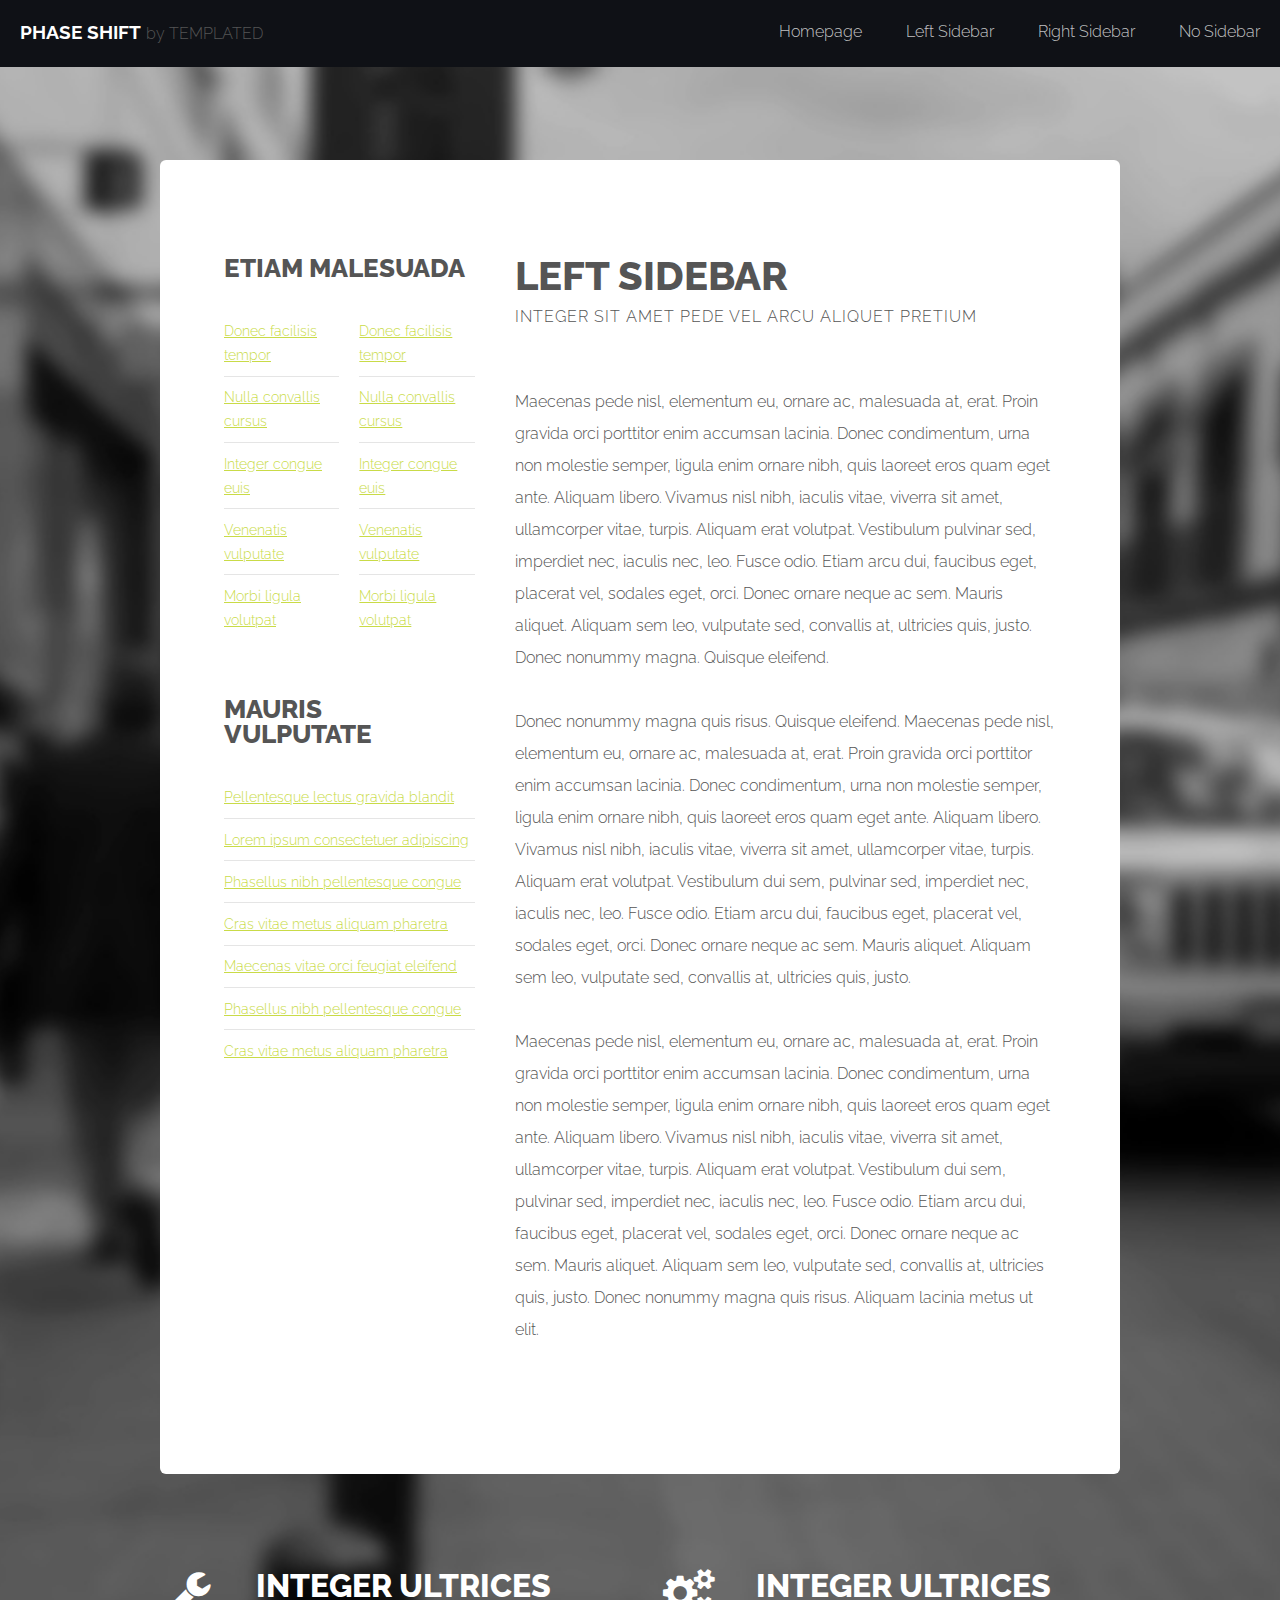
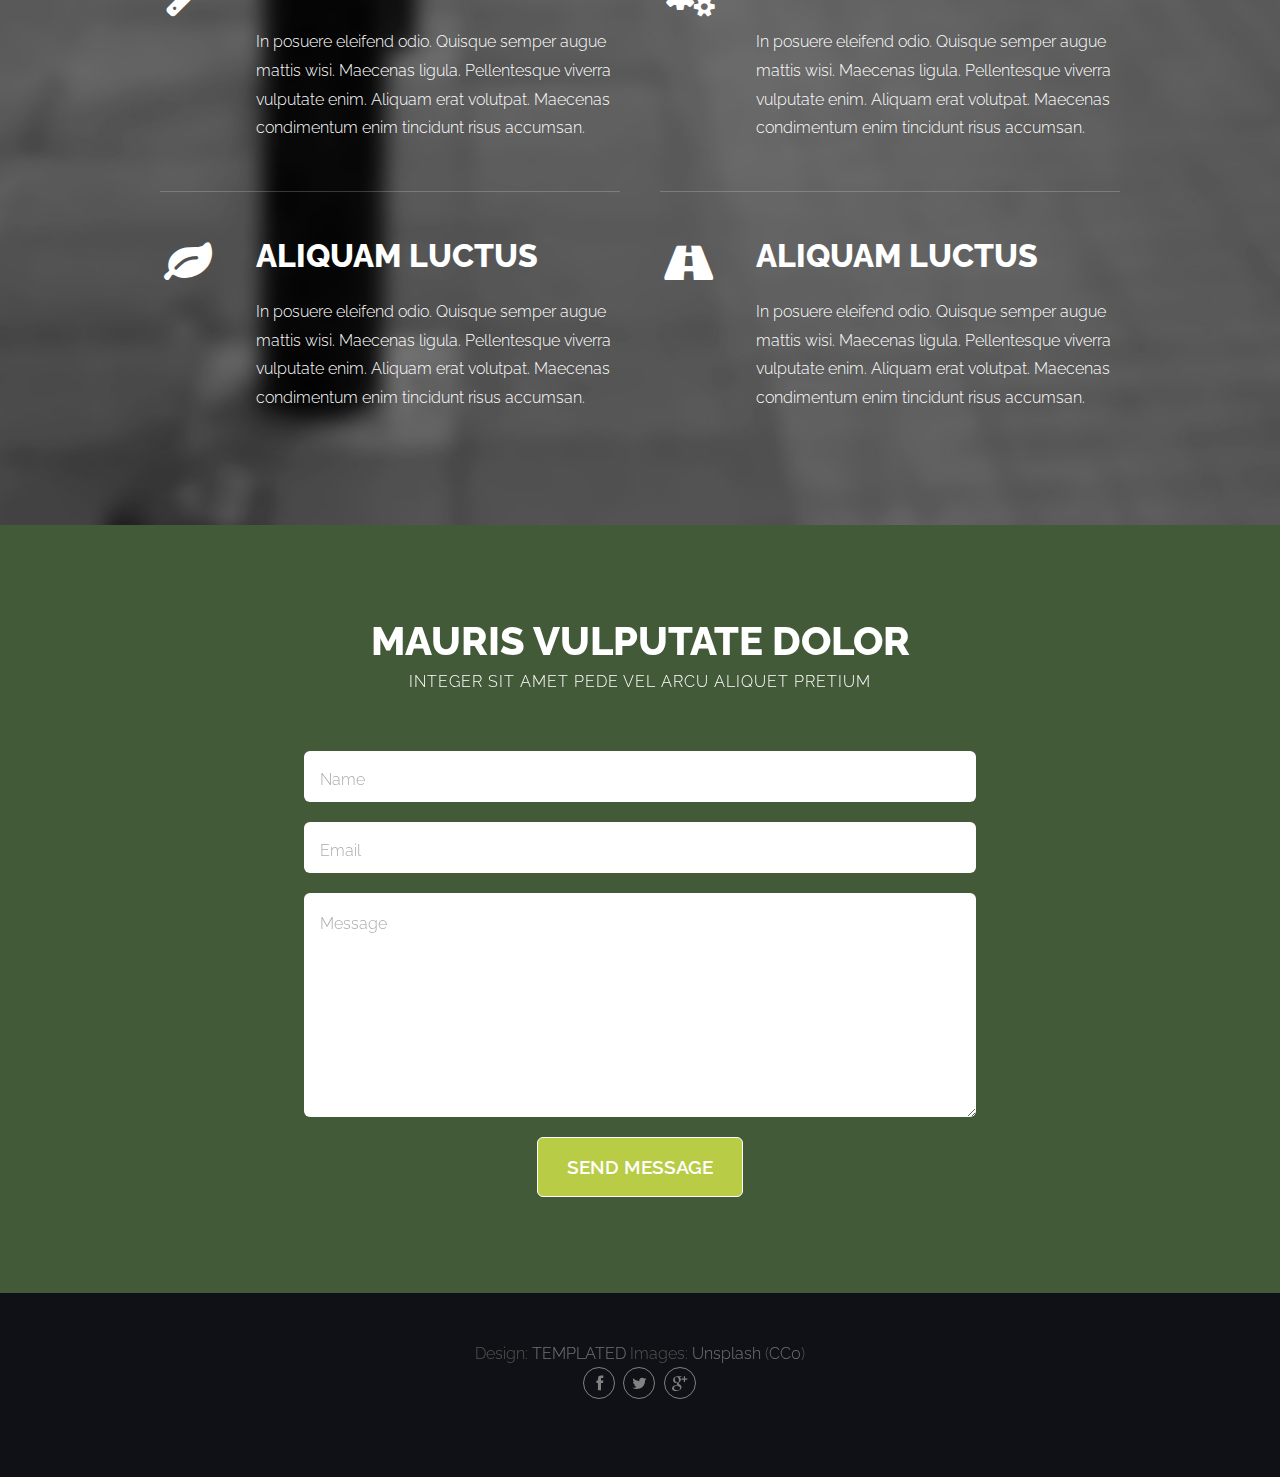
<file: left-sidebar.html>
<!DOCTYPE HTML>
<!--
	Phase Shift by TEMPLATED
	templated.co @templatedco
	Released for free under the Creative Commons Attribution 3.0 license (templated.co/license)
-->
<html>
	<head>
		<title>Left Sidebar - Phase Shift by TEMPLATED</title>
		<meta http-equiv="content-type" content="text/html; charset=utf-8" />
		<meta name="description" content="" />
		<meta name="keywords" content="" />
		<!--[if lte IE 8]><script src="css/ie/html5shiv.js"></script><![endif]-->
		<script src="js/jquery.min.js"></script>
		<script src="js/jquery.dropotron.min.js"></script>
		<script src="js/skel.min.js"></script>
		<script src="js/skel-layers.min.js"></script>
		<script src="js/init.js"></script>
		<noscript>
			<link rel="stylesheet" href="css/skel.css" />
			<link rel="stylesheet" href="css/style.css" />
			<link rel="stylesheet" href="css/style-wide.css" />
		</noscript>
		<!--[if lte IE 8]><link rel="stylesheet" href="css/ie/v8.css" /><![endif]-->
	</head>
	<body>

		<!-- Wrapper -->
			<div class="wrapper style1">

				<!-- Header -->
					<div id="header" class="skel-panels-fixed">
						<div id="logo">
							<h1><a href="index.html">Phase Shift</a></h1>
							<span class="tag">by TEMPLATED</span>
						</div>
						<nav id="nav">
							<ul>
								<li class="active"><a href="index.html">Homepage</a></li>
								<li><a href="left-sidebar.html">Left Sidebar</a></li>
								<li><a href="right-sidebar.html">Right Sidebar</a></li>
								<li><a href="no-sidebar.html">No Sidebar</a></li>
							</ul>
						</nav>
					</div>
				<!-- Header -->

				<!-- Page -->
					<div id="page" class="container">
						<div class="row">
		
							<!-- Sidebar -->
							<div id="sidebar" class="4u">
								<section>
									<header class="major">
										<h2>Etiam malesuada</h2>
									</header>
									<div class="row half">
										<section class="6u">
											<ul class="default">
												<li><a href="#">Donec facilisis tempor</a></li>
												<li><a href="#">Nulla convallis cursus</a></li>
												<li><a href="#">Integer congue euis</a></li>
												<li><a href="#">Venenatis vulputate</a></li>
												<li><a href="#">Morbi ligula volutpat</a></li>
											</ul>
										</section>
										<section class="6u">
											<ul class="default small">
												<li><a href="#">Donec facilisis tempor</a></li>
												<li><a href="#">Nulla convallis cursus</a></li>
												<li><a href="#">Integer congue euis</a></li>
												<li><a href="#">Venenatis vulputate</a></li>
												<li><a href="#">Morbi ligula volutpat</a></li>
											</ul>
										</section>
									</div>
								</section>
								<section>
									<header class="major">
										<h2>Mauris vulputate</h2>
									</header>
									<ul class="default">
										<li><a href="#">Pellentesque lectus gravida blandit</a></li>
										<li><a href="#">Lorem ipsum consectetuer adipiscing</a></li>
										<li><a href="#">Phasellus nibh pellentesque congue</a></li>
										<li><a href="#">Cras vitae metus aliquam pharetra</a></li>
										<li><a href="#">Maecenas vitae orci feugiat eleifend</a></li>
										<li><a href="#">Phasellus nibh pellentesque congue</a></li>
										<li><a href="#">Cras vitae metus aliquam pharetra</a></li>
									</ul>
								</section>
							</div>
							
							<!-- Content -->
							<div id="content" class="8u skel-cell-important">
								<section>
									<header class="major">
										<h2>Left Sidebar</h2>
										<span class="byline">Integer sit amet pede vel arcu aliquet pretium</span>
									</header>
									<p>Maecenas pede nisl, elementum eu, ornare ac, malesuada at, erat. Proin gravida orci porttitor enim accumsan lacinia. Donec condimentum, urna non molestie semper, ligula enim ornare nibh, quis laoreet eros quam eget ante. Aliquam libero. Vivamus nisl nibh, iaculis vitae, viverra sit amet, ullamcorper vitae, turpis. Aliquam erat volutpat. Vestibulum pulvinar sed, imperdiet nec, iaculis nec, leo. Fusce odio. Etiam arcu dui, faucibus eget, placerat vel, sodales eget, orci. Donec ornare neque ac sem. Mauris aliquet. Aliquam sem leo, vulputate sed, convallis at, ultricies quis, justo. Donec nonummy magna. Quisque eleifend.</p>
									<p>Donec nonummy magna quis risus. Quisque eleifend. Maecenas pede nisl, elementum eu, ornare ac, malesuada at, erat. Proin gravida orci porttitor enim accumsan lacinia. Donec condimentum, urna non molestie semper, ligula enim ornare nibh, quis laoreet eros quam eget ante. Aliquam libero. Vivamus nisl nibh, iaculis vitae, viverra sit amet, ullamcorper vitae, turpis. Aliquam erat volutpat. Vestibulum dui sem, pulvinar sed, imperdiet nec, iaculis nec, leo. Fusce odio. Etiam arcu dui, faucibus eget, placerat vel, sodales eget, orci. Donec ornare neque ac sem. Mauris aliquet. Aliquam sem leo, vulputate sed, convallis at, ultricies quis, justo.</p>
									<p>Maecenas pede nisl, elementum eu, ornare ac, malesuada at, erat. Proin gravida orci porttitor enim accumsan lacinia. Donec condimentum, urna non molestie semper, ligula enim ornare nibh, quis laoreet eros quam eget ante. Aliquam libero. Vivamus nisl nibh, iaculis vitae, viverra sit amet, ullamcorper vitae, turpis. Aliquam erat volutpat. Vestibulum dui sem, pulvinar sed, imperdiet nec, iaculis nec, leo. Fusce odio. Etiam arcu dui, faucibus eget, placerat vel, sodales eget, orci. Donec ornare neque ac sem. Mauris aliquet. Aliquam sem leo, vulputate sed, convallis at, ultricies quis, justo. Donec nonummy magna quis risus. Aliquam lacinia metus ut elit.</p>
								</section>
							</div>
		
						</div>
					</div>
				<!-- /Page -->

				<!-- Main -->
					<div id="main">
						<div class="container">
							<div class="row"> 
								
								<!-- Content -->
								<div class="6u">
									<section>
										<ul class="style">
											<li class="fa fa-wrench">
												<h3>Integer ultrices</h3>
												<span>In posuere eleifend odio. Quisque semper augue mattis wisi. Maecenas ligula. Pellentesque viverra vulputate enim. Aliquam erat volutpat. Maecenas condimentum enim tincidunt risus accumsan.</span> </li>
											<li class="fa fa-leaf">
												<h3>Aliquam luctus</h3>
												<span>In posuere eleifend odio. Quisque semper augue mattis wisi. Maecenas ligula. Pellentesque viverra vulputate enim. Aliquam erat volutpat. Maecenas condimentum enim tincidunt risus accumsan.</span> </li>
										</ul>
									</section>
								</div>
								<div class="6u">
									<section>
										<ul class="style">
											<li class="fa fa-cogs">
												<h3>Integer ultrices</h3>
												<span>In posuere eleifend odio. Quisque semper augue mattis wisi. Maecenas ligula. Pellentesque viverra vulputate enim. Aliquam erat volutpat. Maecenas condimentum enim tincidunt risus accumsan.</span> </li>
											<li class="fa fa-road">
												<h3>Aliquam luctus</h3>
												<span>In posuere eleifend odio. Quisque semper augue mattis wisi. Maecenas ligula. Pellentesque viverra vulputate enim. Aliquam erat volutpat. Maecenas condimentum enim tincidunt risus accumsan.</span> </li>
										</ul>
									</section>
								</div>
							</div>
						</div>
					</div>
				<!-- /Main --> 

	</div>

	<!-- Footer -->
		<div id="footer" class="wrapper style2">
			<div class="container">
				<section>
					<header class="major">
						<h2>Mauris vulputate dolor</h2>
						<span class="byline">Integer sit amet pede vel arcu aliquet pretium</span>
					</header>
					<form method="post" action="#">
						<div class="row half">
							<div class="12u">
								<input class="text" type="text" name="name" id="name" placeholder="Name" />
							</div>
						</div>
						<div class="row half">
							<div class="12u">
								<input class="text" type="text" name="email" id="email" placeholder="Email" />
							</div>
						</div>
						<div class="row half">
							<div class="12u">
								<textarea name="message" id="message" placeholder="Message"></textarea>
							</div>
						</div>
						<div class="row half">
							<div class="12u">
								<ul class="actions">
									<li>
										<input type="submit" value="Send Message" class="button alt" />
									</li>
								</ul>
							</div>
						</div>
					</form>
				</section>
			</div>
		</div>
	<!-- /Footer -->

	<!-- Copyright -->
		<div id="copyright">
			<div class="container"> <span class="copyright">Design: <a href="http://templated.co">TEMPLATED</a> Images: <a href="http://unsplash.com">Unsplash</a> (<a href="http://unsplash.com/cc0">CC0</a>)</span>
				<ul class="icons">
					<li><a href="#" class="fa fa-facebook"><span>Facebook</span></a></li>
					<li><a href="#" class="fa fa-twitter"><span>Twitter</span></a></li>
					<li><a href="#" class="fa fa-google-plus"><span>Google+</span></a></li>
				</ul>
			</div>
		</div>

	</body>
</html>
</file>
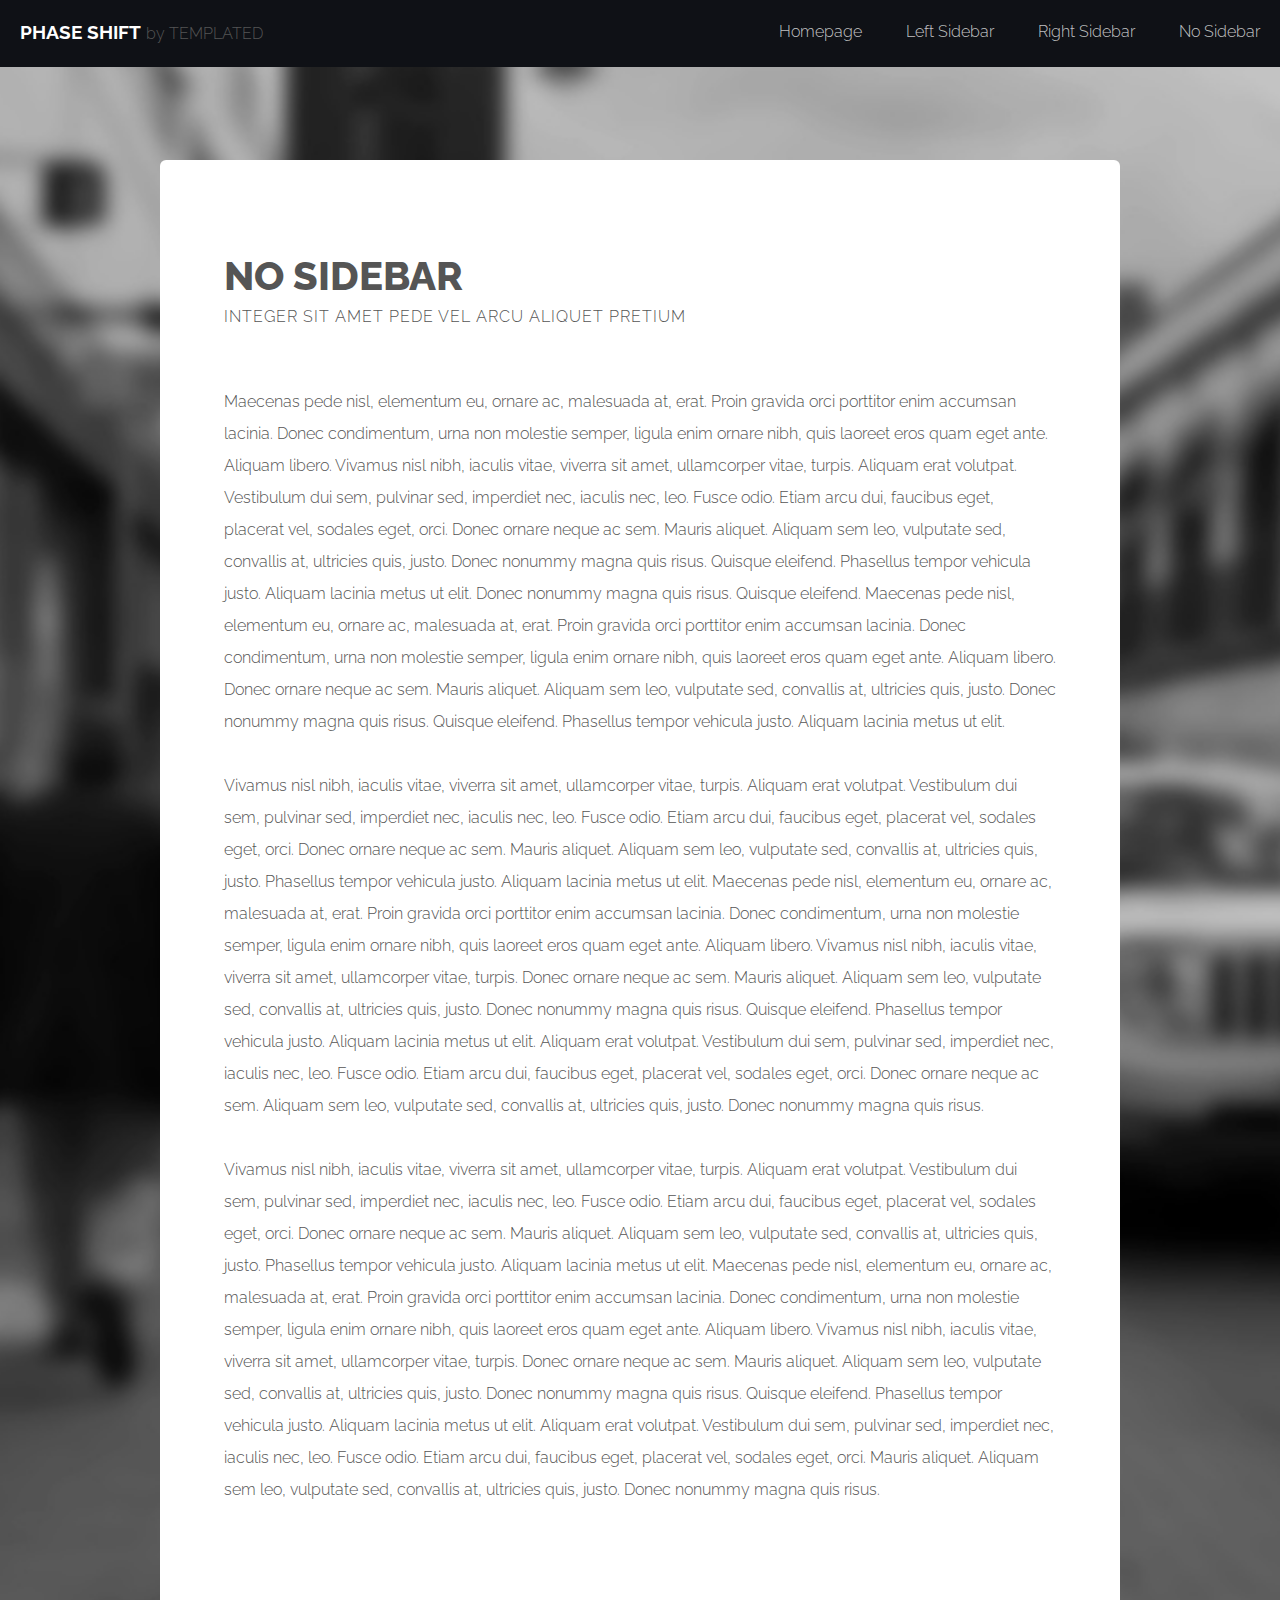
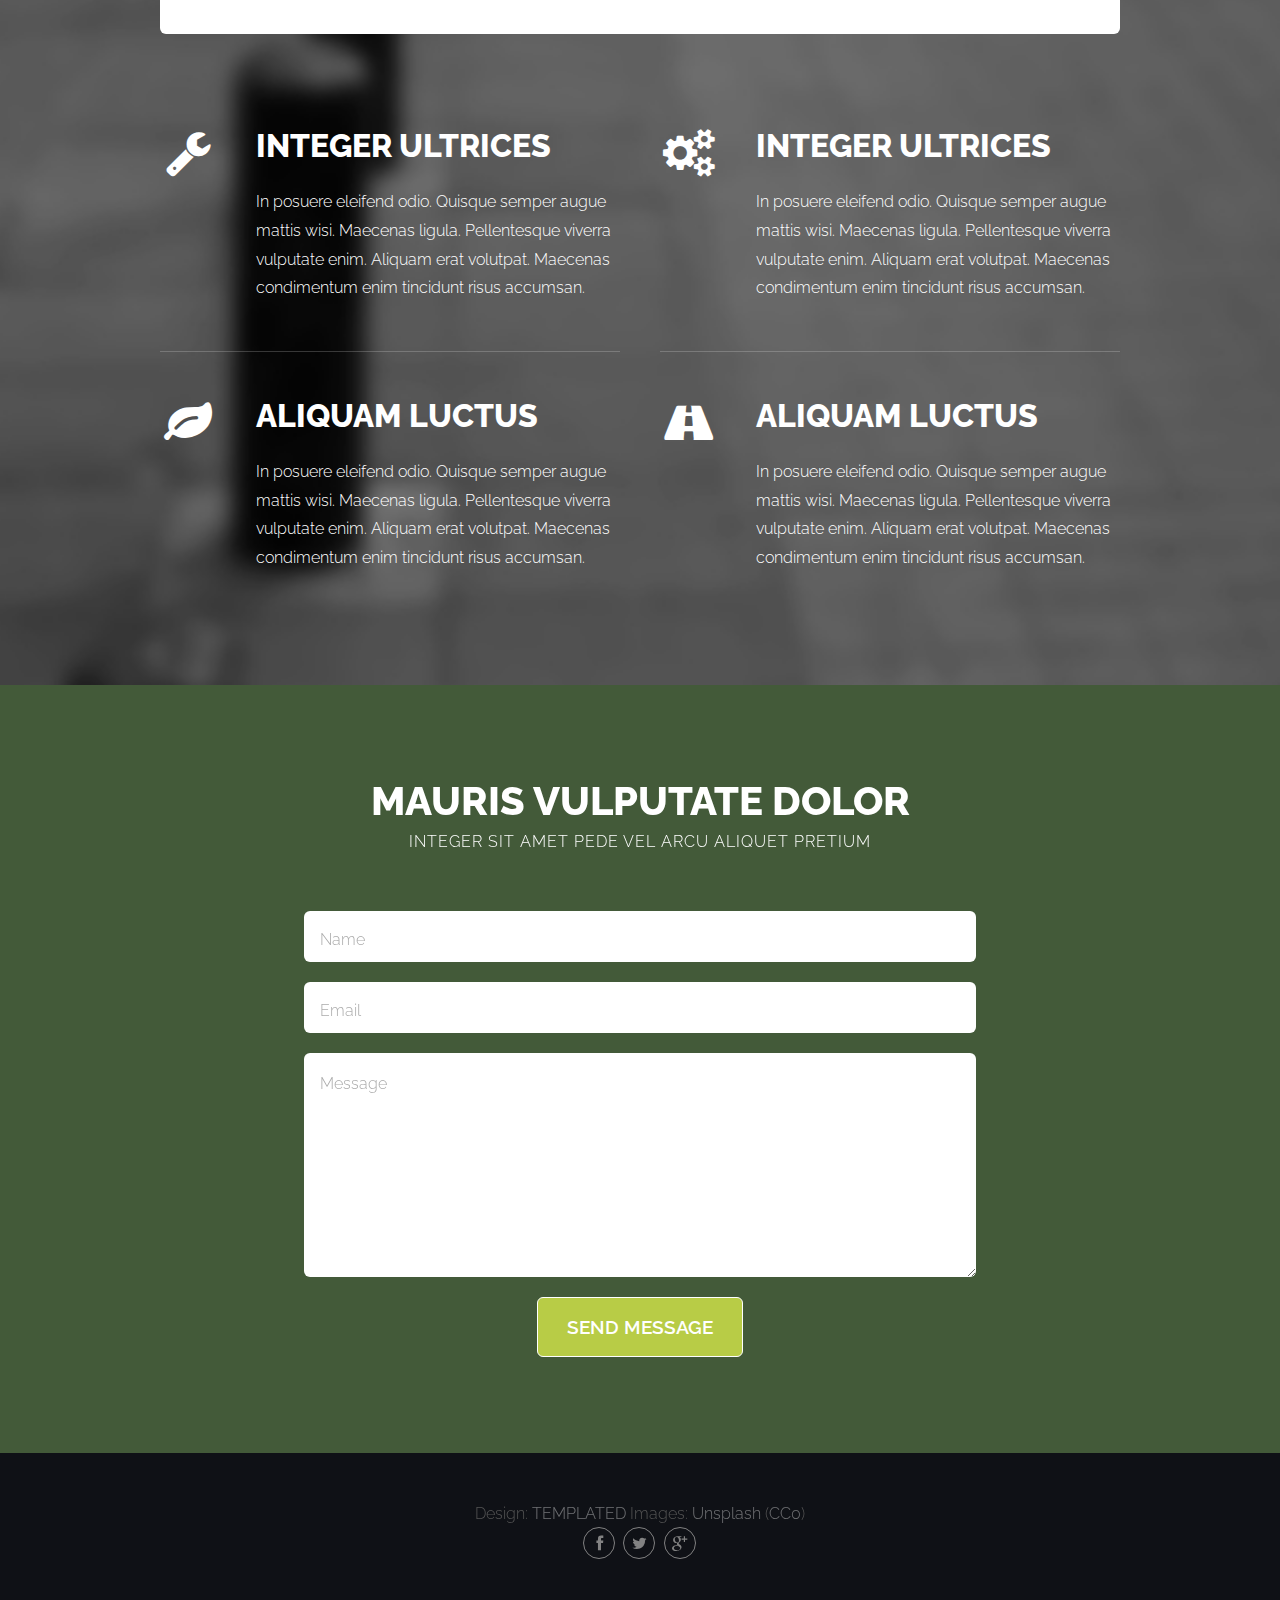
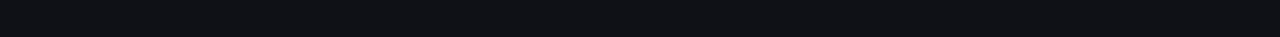
<file: no-sidebar.html>
<!DOCTYPE HTML>
<!--
	Phase Shift by TEMPLATED
	templated.co @templatedco
	Released for free under the Creative Commons Attribution 3.0 license (templated.co/license)
-->
<html>
	<head>
		<title>No Sidebar - Phase Shift by TEMPLATED</title>
		<meta http-equiv="content-type" content="text/html; charset=utf-8" />
		<meta name="description" content="" />
		<meta name="keywords" content="" />
		<!--[if lte IE 8]><script src="css/ie/html5shiv.js"></script><![endif]-->
		<script src="js/jquery.min.js"></script>
		<script src="js/jquery.dropotron.min.js"></script>
		<script src="js/skel.min.js"></script>
		<script src="js/skel-layers.min.js"></script>
		<script src="js/init.js"></script>
		<noscript>
			<link rel="stylesheet" href="css/skel.css" />
			<link rel="stylesheet" href="css/style.css" />
			<link rel="stylesheet" href="css/style-wide.css" />
		</noscript>
		<!--[if lte IE 8]><link rel="stylesheet" href="css/ie/v8.css" /><![endif]-->
	</head>
	<body>

		<!-- Wrapper -->
			<div class="wrapper style1">

				<!-- Header -->
					<div id="header" class="skel-panels-fixed">
						<div id="logo">
							<h1><a href="index.html">Phase Shift</a></h1>
							<span class="tag">by TEMPLATED</span>
						</div>
						<nav id="nav">
							<ul>
								<li class="active"><a href="index.html">Homepage</a></li>
								<li><a href="left-sidebar.html">Left Sidebar</a></li>
								<li><a href="right-sidebar.html">Right Sidebar</a></li>
								<li><a href="no-sidebar.html">No Sidebar</a></li>
							</ul>
						</nav>
					</div>
				<!-- Header -->

				<!-- Page -->
					<div id="page" class="container">
						<section>
							<header class="major">
								<h2>No Sidebar</h2>
								<span class="byline">Integer sit amet pede vel arcu aliquet pretium</span>
							</header>
							<p>Maecenas pede nisl, elementum eu, ornare ac, malesuada at, erat. Proin gravida orci porttitor enim accumsan lacinia. Donec condimentum, urna non molestie semper, ligula enim ornare nibh, quis laoreet eros quam eget ante. Aliquam libero. Vivamus nisl nibh, iaculis vitae, viverra sit amet, ullamcorper vitae, turpis. Aliquam erat volutpat. Vestibulum dui sem, pulvinar sed, imperdiet nec, iaculis nec, leo. Fusce odio. Etiam arcu dui, faucibus eget, placerat vel, sodales eget, orci. Donec ornare neque ac sem. Mauris aliquet. Aliquam sem leo, vulputate sed, convallis at, ultricies quis, justo. Donec nonummy magna quis risus. Quisque eleifend. Phasellus tempor vehicula justo. Aliquam lacinia metus ut elit. Donec nonummy magna quis risus. Quisque eleifend. Maecenas pede nisl, elementum eu, ornare ac, malesuada at, erat. Proin gravida orci porttitor enim accumsan lacinia. Donec condimentum, urna non molestie semper, ligula enim ornare nibh, quis laoreet eros quam eget ante. Aliquam libero. Donec ornare neque ac sem. Mauris aliquet. Aliquam sem leo, vulputate sed, convallis at, ultricies quis, justo. Donec nonummy magna quis risus. Quisque eleifend. Phasellus tempor vehicula justo. Aliquam lacinia metus ut elit.</p>
							<p>Vivamus nisl nibh, iaculis vitae, viverra sit amet, ullamcorper vitae, turpis. Aliquam erat volutpat. Vestibulum dui sem, pulvinar sed, imperdiet nec, iaculis nec, leo. Fusce odio. Etiam arcu dui, faucibus eget, placerat vel, sodales eget, orci. Donec ornare neque ac sem. Mauris aliquet. Aliquam sem leo, vulputate sed, convallis at, ultricies quis, justo. Phasellus tempor vehicula justo. Aliquam lacinia metus ut elit. Maecenas pede nisl, elementum eu, ornare ac, malesuada at, erat. Proin gravida orci porttitor enim accumsan lacinia. Donec condimentum, urna non molestie semper, ligula enim ornare nibh, quis laoreet eros quam eget ante. Aliquam libero. Vivamus nisl nibh, iaculis vitae, viverra sit amet, ullamcorper vitae, turpis. Donec ornare neque ac sem. Mauris aliquet. Aliquam sem leo, vulputate sed, convallis at, ultricies quis, justo. Donec nonummy magna quis risus. Quisque eleifend. Phasellus tempor vehicula justo. Aliquam lacinia metus ut elit. Aliquam erat volutpat. Vestibulum dui sem, pulvinar sed, imperdiet nec, iaculis nec, leo. Fusce odio. Etiam arcu dui, faucibus eget, placerat vel, sodales eget, orci. Donec ornare neque ac sem. Aliquam sem leo, vulputate sed, convallis at, ultricies quis, justo. Donec nonummy magna quis risus.</p>
							<p>Vivamus nisl nibh, iaculis vitae, viverra sit amet, ullamcorper vitae, turpis. Aliquam erat volutpat. Vestibulum dui sem, pulvinar sed, imperdiet nec, iaculis nec, leo. Fusce odio. Etiam arcu dui, faucibus eget, placerat vel, sodales eget, orci. Donec ornare neque ac sem. Mauris aliquet. Aliquam sem leo, vulputate sed, convallis at, ultricies quis, justo. Phasellus tempor vehicula justo. Aliquam lacinia metus ut elit. Maecenas pede nisl, elementum eu, ornare ac, malesuada at, erat. Proin gravida orci porttitor enim accumsan lacinia. Donec condimentum, urna non molestie semper, ligula enim ornare nibh, quis laoreet eros quam eget ante. Aliquam libero. Vivamus nisl nibh, iaculis vitae, viverra sit amet, ullamcorper vitae, turpis. Donec ornare neque ac sem. Mauris aliquet. Aliquam sem leo, vulputate sed, convallis at, ultricies quis, justo. Donec nonummy magna quis risus. Quisque eleifend. Phasellus tempor vehicula justo. Aliquam lacinia metus ut elit. Aliquam erat volutpat. Vestibulum dui sem, pulvinar sed, imperdiet nec, iaculis nec, leo. Fusce odio. Etiam arcu dui, faucibus eget, placerat vel, sodales eget, orci. Mauris aliquet. Aliquam sem leo, vulputate sed, convallis at, ultricies quis, justo. Donec nonummy magna quis risus.</p>
						</section>
					</div>
				<!-- /Page -->

				<!-- Main -->
					<div id="main">
						<div class="container">
							<div class="row"> 
								
								<!-- Content -->
								<div class="6u">
									<section>
										<ul class="style">
											<li class="fa fa-wrench">
												<h3>Integer ultrices</h3>
												<span>In posuere eleifend odio. Quisque semper augue mattis wisi. Maecenas ligula. Pellentesque viverra vulputate enim. Aliquam erat volutpat. Maecenas condimentum enim tincidunt risus accumsan.</span> </li>
											<li class="fa fa-leaf">
												<h3>Aliquam luctus</h3>
												<span>In posuere eleifend odio. Quisque semper augue mattis wisi. Maecenas ligula. Pellentesque viverra vulputate enim. Aliquam erat volutpat. Maecenas condimentum enim tincidunt risus accumsan.</span> </li>
										</ul>
									</section>
								</div>
								<div class="6u">
									<section>
										<ul class="style">
											<li class="fa fa-cogs">
												<h3>Integer ultrices</h3>
												<span>In posuere eleifend odio. Quisque semper augue mattis wisi. Maecenas ligula. Pellentesque viverra vulputate enim. Aliquam erat volutpat. Maecenas condimentum enim tincidunt risus accumsan.</span> </li>
											<li class="fa fa-road">
												<h3>Aliquam luctus</h3>
												<span>In posuere eleifend odio. Quisque semper augue mattis wisi. Maecenas ligula. Pellentesque viverra vulputate enim. Aliquam erat volutpat. Maecenas condimentum enim tincidunt risus accumsan.</span> </li>
										</ul>
									</section>
								</div>
							</div>
						</div>
					</div>
				<!-- /Main --> 

	</div>

	<!-- Footer -->
		<div id="footer" class="wrapper style2">
			<div class="container">
				<section>
					<header class="major">
						<h2>Mauris vulputate dolor</h2>
						<span class="byline">Integer sit amet pede vel arcu aliquet pretium</span>
					</header>
					<form method="post" action="#">
						<div class="row half">
							<div class="12u">
								<input class="text" type="text" name="name" id="name" placeholder="Name" />
							</div>
						</div>
						<div class="row half">
							<div class="12u">
								<input class="text" type="text" name="email" id="email" placeholder="Email" />
							</div>
						</div>
						<div class="row half">
							<div class="12u">
								<textarea name="message" id="message" placeholder="Message"></textarea>
							</div>
						</div>
						<div class="row half">
							<div class="12u">
								<ul class="actions">
									<li>
										<input type="submit" value="Send Message" class="button alt" />
									</li>
								</ul>
							</div>
						</div>
					</form>
				</section>
			</div>
		</div>
	<!-- /Footer -->

	<!-- Copyright -->
		<div id="copyright">
			<div class="container"> <span class="copyright">Design: <a href="http://templated.co">TEMPLATED</a> Images: <a href="http://unsplash.com">Unsplash</a> (<a href="http://unsplash.com/cc0">CC0</a>)</span>
				<ul class="icons">
					<li><a href="#" class="fa fa-facebook"><span>Facebook</span></a></li>
					<li><a href="#" class="fa fa-twitter"><span>Twitter</span></a></li>
					<li><a href="#" class="fa fa-google-plus"><span>Google+</span></a></li>
				</ul>
			</div>
		</div>

	</body>
</html>
</file>
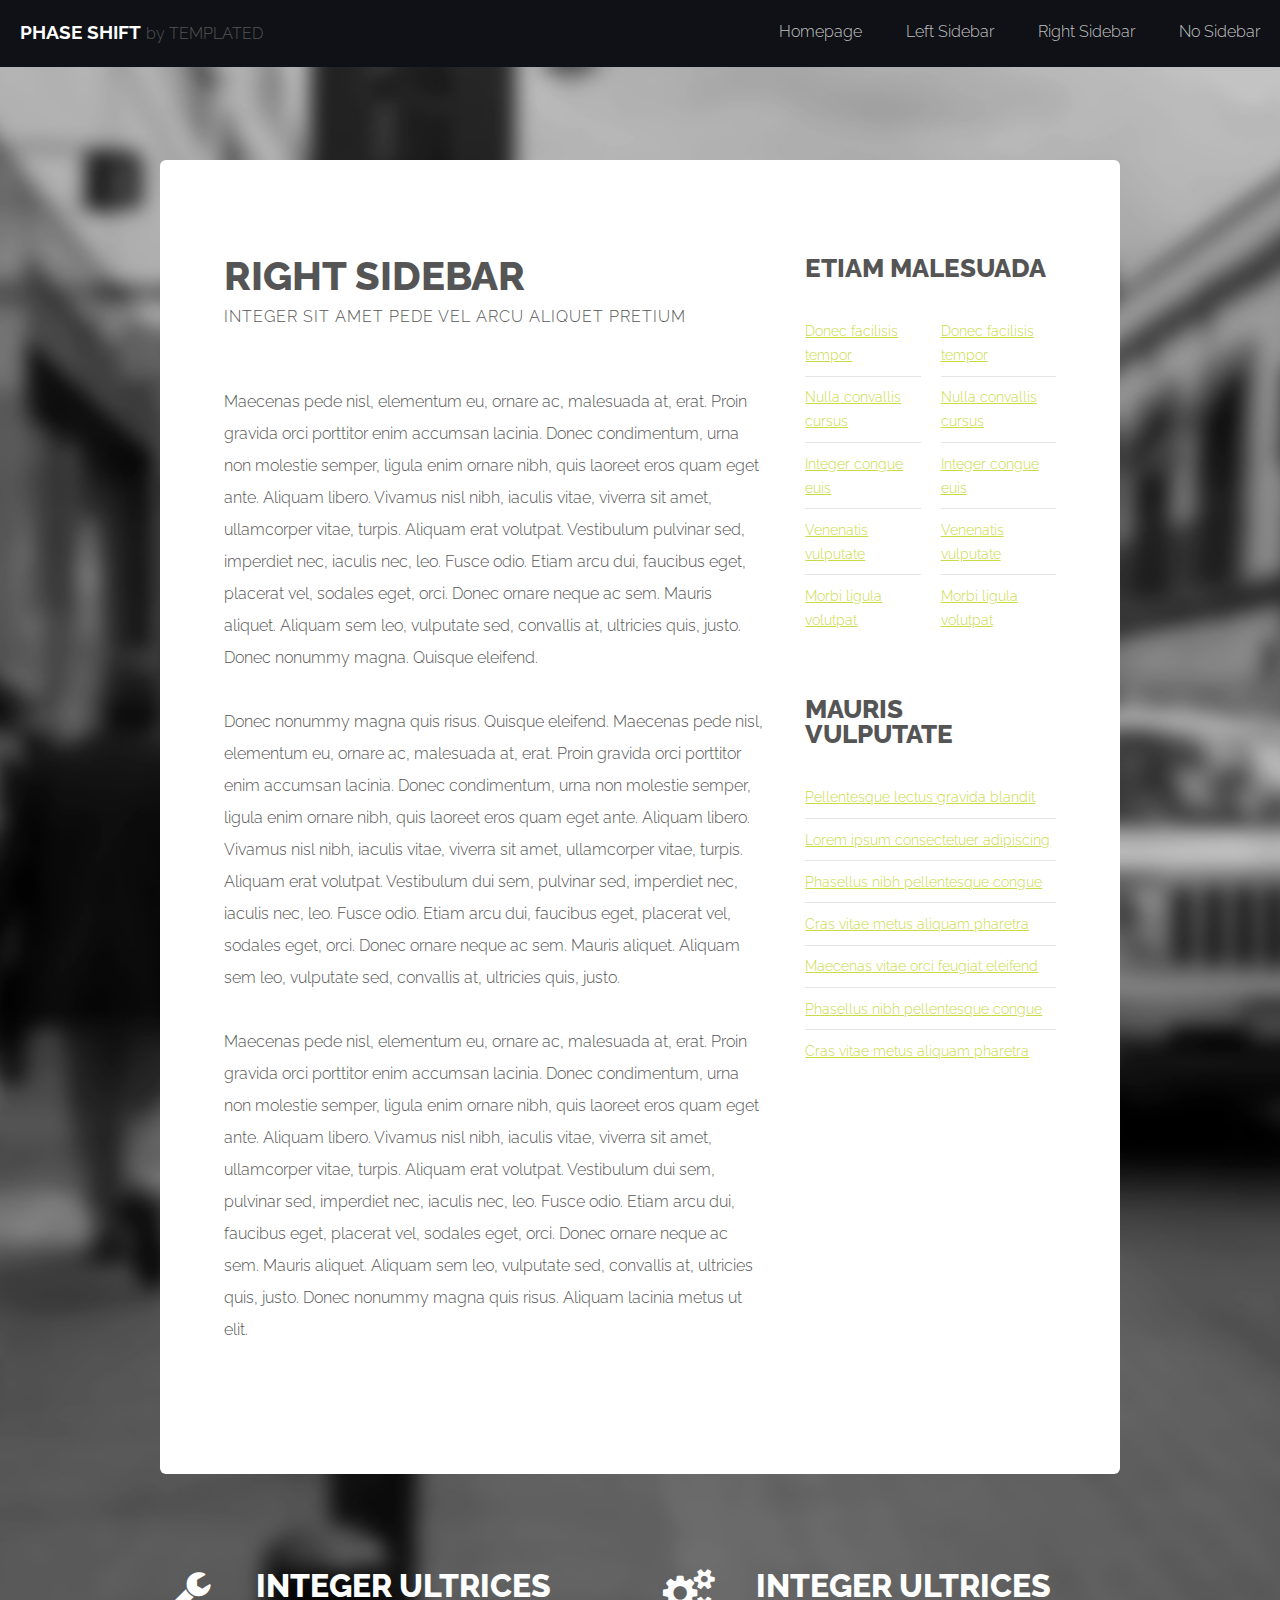
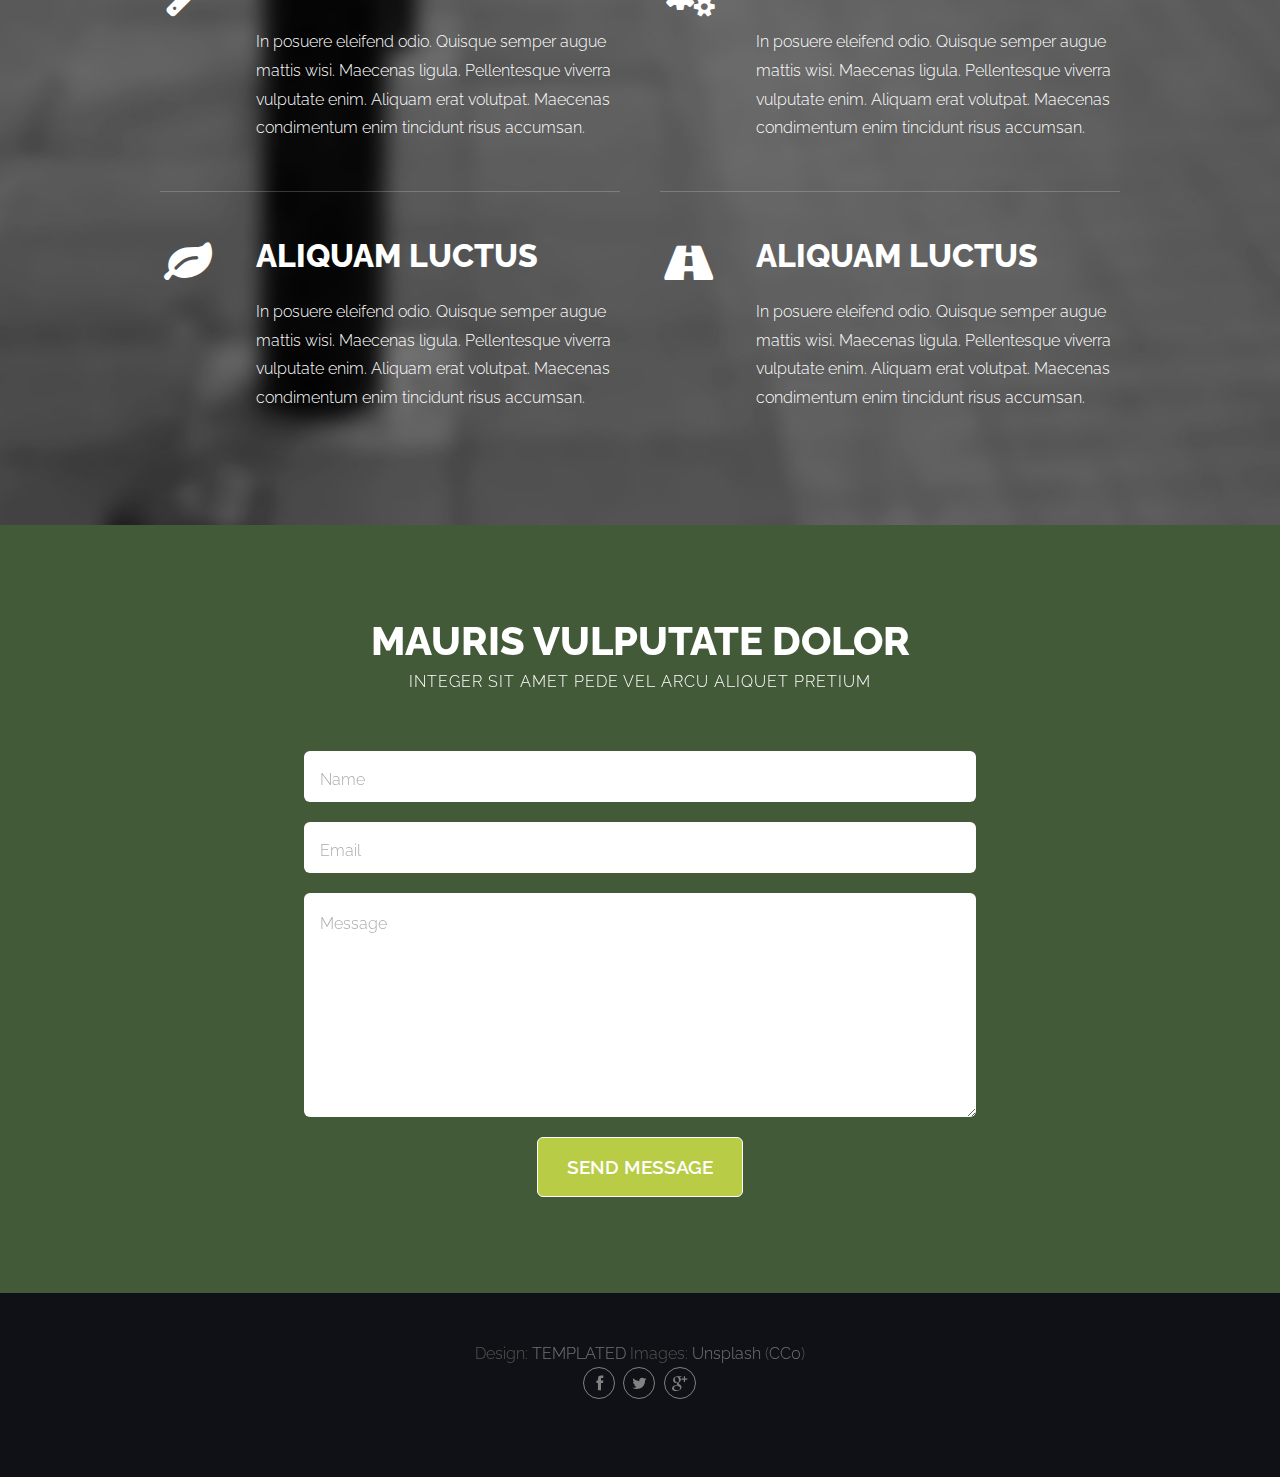
<file: right-sidebar.html>
<!DOCTYPE HTML>
<!--
	Phase Shift by TEMPLATED
	templated.co @templatedco
	Released for free under the Creative Commons Attribution 3.0 license (templated.co/license)
-->
<html>
	<head>
		<title>Right Sidebar - Phase Shift by TEMPLATED</title>
		<meta http-equiv="content-type" content="text/html; charset=utf-8" />
		<meta name="description" content="" />
		<meta name="keywords" content="" />
		<!--[if lte IE 8]><script src="css/ie/html5shiv.js"></script><![endif]-->
		<script src="js/jquery.min.js"></script>
		<script src="js/jquery.dropotron.min.js"></script>
		<script src="js/skel.min.js"></script>
		<script src="js/skel-layers.min.js"></script>
		<script src="js/init.js"></script>
		<noscript>
			<link rel="stylesheet" href="css/skel.css" />
			<link rel="stylesheet" href="css/style.css" />
			<link rel="stylesheet" href="css/style-wide.css" />
		</noscript>
		<!--[if lte IE 8]><link rel="stylesheet" href="css/ie/v8.css" /><![endif]-->
	</head>
	<body>

		<!-- Wrapper -->
			<div class="wrapper style1">

				<!-- Header -->
					<div id="header" class="skel-panels-fixed">
						<div id="logo">
							<h1><a href="index.html">Phase Shift</a></h1>
							<span class="tag">by TEMPLATED</span>
						</div>
						<nav id="nav">
							<ul>
								<li class="active"><a href="index.html">Homepage</a></li>
								<li><a href="left-sidebar.html">Left Sidebar</a></li>
								<li><a href="right-sidebar.html">Right Sidebar</a></li>
								<li><a href="no-sidebar.html">No Sidebar</a></li>
							</ul>
						</nav>
					</div>
				<!-- Header -->

				<!-- Page -->
					<div id="page" class="container">
						<div class="row">
						
							<!-- Content -->
							<div id="content" class="8u skel-cell-important">
								<section>
									<header class="major">
										<h2>Right Sidebar</h2>
										<span class="byline">Integer sit amet pede vel arcu aliquet pretium</span>
									</header>
									<p>Maecenas pede nisl, elementum eu, ornare ac, malesuada at, erat. Proin gravida orci porttitor enim accumsan lacinia. Donec condimentum, urna non molestie semper, ligula enim ornare nibh, quis laoreet eros quam eget ante. Aliquam libero. Vivamus nisl nibh, iaculis vitae, viverra sit amet, ullamcorper vitae, turpis. Aliquam erat volutpat. Vestibulum pulvinar sed, imperdiet nec, iaculis nec, leo. Fusce odio. Etiam arcu dui, faucibus eget, placerat vel, sodales eget, orci. Donec ornare neque ac sem. Mauris aliquet. Aliquam sem leo, vulputate sed, convallis at, ultricies quis, justo. Donec nonummy magna. Quisque eleifend.</p>
									<p>Donec nonummy magna quis risus. Quisque eleifend. Maecenas pede nisl, elementum eu, ornare ac, malesuada at, erat. Proin gravida orci porttitor enim accumsan lacinia. Donec condimentum, urna non molestie semper, ligula enim ornare nibh, quis laoreet eros quam eget ante. Aliquam libero. Vivamus nisl nibh, iaculis vitae, viverra sit amet, ullamcorper vitae, turpis. Aliquam erat volutpat. Vestibulum dui sem, pulvinar sed, imperdiet nec, iaculis nec, leo. Fusce odio. Etiam arcu dui, faucibus eget, placerat vel, sodales eget, orci. Donec ornare neque ac sem. Mauris aliquet. Aliquam sem leo, vulputate sed, convallis at, ultricies quis, justo.</p>
									<p>Maecenas pede nisl, elementum eu, ornare ac, malesuada at, erat. Proin gravida orci porttitor enim accumsan lacinia. Donec condimentum, urna non molestie semper, ligula enim ornare nibh, quis laoreet eros quam eget ante. Aliquam libero. Vivamus nisl nibh, iaculis vitae, viverra sit amet, ullamcorper vitae, turpis. Aliquam erat volutpat. Vestibulum dui sem, pulvinar sed, imperdiet nec, iaculis nec, leo. Fusce odio. Etiam arcu dui, faucibus eget, placerat vel, sodales eget, orci. Donec ornare neque ac sem. Mauris aliquet. Aliquam sem leo, vulputate sed, convallis at, ultricies quis, justo. Donec nonummy magna quis risus. Aliquam lacinia metus ut elit.</p>
								</section>
							</div>
		
							<!-- Sidebar -->
							<div id="sidebar" class="4u">
								<section>
									<header class="major">
										<h2>Etiam malesuada</h2>
									</header>
									<div class="row half">
										<section class="6u">
											<ul class="default">
												<li><a href="#">Donec facilisis tempor</a></li>
												<li><a href="#">Nulla convallis cursus</a></li>
												<li><a href="#">Integer congue euis</a></li>
												<li><a href="#">Venenatis vulputate</a></li>
												<li><a href="#">Morbi ligula volutpat</a></li>
											</ul>
										</section>
										<section class="6u">
											<ul class="default small">
												<li><a href="#">Donec facilisis tempor</a></li>
												<li><a href="#">Nulla convallis cursus</a></li>
												<li><a href="#">Integer congue euis</a></li>
												<li><a href="#">Venenatis vulputate</a></li>
												<li><a href="#">Morbi ligula volutpat</a></li>
											</ul>
										</section>
									</div>
								</section>
								<section>
									<header class="major">
										<h2>Mauris vulputate</h2>
									</header>
									<ul class="default">
										<li><a href="#">Pellentesque lectus gravida blandit</a></li>
										<li><a href="#">Lorem ipsum consectetuer adipiscing</a></li>
										<li><a href="#">Phasellus nibh pellentesque congue</a></li>
										<li><a href="#">Cras vitae metus aliquam pharetra</a></li>
										<li><a href="#">Maecenas vitae orci feugiat eleifend</a></li>
										<li><a href="#">Phasellus nibh pellentesque congue</a></li>
										<li><a href="#">Cras vitae metus aliquam pharetra</a></li>
									</ul>
								</section>
							</div>
							
						</div>
					</div>
				<!-- /Page -->

				<!-- Main -->
					<div id="main">
						<div class="container">
							<div class="row"> 
								
								<!-- Content -->
								<div class="6u">
									<section>
										<ul class="style">
											<li class="fa fa-wrench">
												<h3>Integer ultrices</h3>
												<span>In posuere eleifend odio. Quisque semper augue mattis wisi. Maecenas ligula. Pellentesque viverra vulputate enim. Aliquam erat volutpat. Maecenas condimentum enim tincidunt risus accumsan.</span> </li>
											<li class="fa fa-leaf">
												<h3>Aliquam luctus</h3>
												<span>In posuere eleifend odio. Quisque semper augue mattis wisi. Maecenas ligula. Pellentesque viverra vulputate enim. Aliquam erat volutpat. Maecenas condimentum enim tincidunt risus accumsan.</span> </li>
										</ul>
									</section>
								</div>
								<div class="6u">
									<section>
										<ul class="style">
											<li class="fa fa-cogs">
												<h3>Integer ultrices</h3>
												<span>In posuere eleifend odio. Quisque semper augue mattis wisi. Maecenas ligula. Pellentesque viverra vulputate enim. Aliquam erat volutpat. Maecenas condimentum enim tincidunt risus accumsan.</span> </li>
											<li class="fa fa-road">
												<h3>Aliquam luctus</h3>
												<span>In posuere eleifend odio. Quisque semper augue mattis wisi. Maecenas ligula. Pellentesque viverra vulputate enim. Aliquam erat volutpat. Maecenas condimentum enim tincidunt risus accumsan.</span> </li>
										</ul>
									</section>
								</div>
							</div>
						</div>
					</div>
				<!-- /Main --> 

	</div>

	<!-- Footer -->
		<div id="footer" class="wrapper style2">
			<div class="container">
				<section>
					<header class="major">
						<h2>Mauris vulputate dolor</h2>
						<span class="byline">Integer sit amet pede vel arcu aliquet pretium</span>
					</header>
					<form method="post" action="#">
						<div class="row half">
							<div class="12u">
								<input class="text" type="text" name="name" id="name" placeholder="Name" />
							</div>
						</div>
						<div class="row half">
							<div class="12u">
								<input class="text" type="text" name="email" id="email" placeholder="Email" />
							</div>
						</div>
						<div class="row half">
							<div class="12u">
								<textarea name="message" id="message" placeholder="Message"></textarea>
							</div>
						</div>
						<div class="row half">
							<div class="12u">
								<ul class="actions">
									<li>
										<input type="submit" value="Send Message" class="button alt" />
									</li>
								</ul>
							</div>
						</div>
					</form>
				</section>
			</div>
		</div>
	<!-- /Footer -->

	<!-- Copyright -->
		<div id="copyright">
			<div class="container"> <span class="copyright">Design: <a href="http://templated.co">TEMPLATED</a> Images: <a href="http://unsplash.com">Unsplash</a> (<a href="http://unsplash.com/cc0">CC0</a>)</span>
				<ul class="icons">
					<li><a href="#" class="fa fa-facebook"><span>Facebook</span></a></li>
					<li><a href="#" class="fa fa-twitter"><span>Twitter</span></a></li>
					<li><a href="#" class="fa fa-google-plus"><span>Google+</span></a></li>
				</ul>
			</div>
		</div>

	</body>
</html>
</file>
<file: css/style-wide.css>
/*
	Phase Shift by TEMPLATED
	templated.co @templatedco
	Released for free under the Creative Commons Attribution 3.0 license (templated.co/license)
*/

/* Basic */

	body, input, select, textarea {
		font-size: 12pt;
		line-height: 1.5em;
	}
</file>
<file: css/ie/v8.css>
/*
	Phase Shift by TEMPLATED
	templated.co @templatedco
	Released for free under the Creative Commons Attribution 3.0 license (templated.co/license)
*/

/* Wrapper */

	.wrapper.style1 {
		-ms-behavior: url("css/ie/backgroundsize.min.htc");
	}
</file>
<file: css/skel.css>
/* Resets (http://meyerweb.com/eric/tools/css/reset/ | v2.0 | 20110126 | License: none (public domain)) */

	html,body,div,span,applet,object,iframe,h1,h2,h3,h4,h5,h6,p,blockquote,pre,a,abbr,acronym,address,big,cite,code,del,dfn,em,img,ins,kbd,q,s,samp,small,strike,strong,sub,sup,tt,var,b,u,i,center,dl,dt,dd,ol,ul,li,fieldset,form,label,legend,table,caption,tbody,tfoot,thead,tr,th,td,article,aside,canvas,details,embed,figure,figcaption,footer,header,hgroup,menu,nav,output,ruby,section,summary,time,mark,audio,video{margin:0;padding:0;border:0;font-size:100%;font:inherit;vertical-align:baseline;}article,aside,details,figcaption,figure,footer,header,hgroup,menu,nav,section{display:block;}body{line-height:1;}ol,ul{list-style:none;}blockquote,q{quotes:none;}blockquote:before,blockquote:after,q:before,q:after{content:'';content:none;}table{border-collapse:collapse;border-spacing:0;}body{-webkit-text-size-adjust:none}

/* Box Model */

	*, *:before, *:after {
		-moz-box-sizing: border-box;
		-webkit-box-sizing: border-box;
		box-sizing: border-box;
	}

/* Container */

	body {
		/* min-width: (containers) */
		min-width: 1200px;
	}

	.container {
		margin-left: auto;
		margin-right: auto;
		
		/* width: (containers) */
		width: 1200px;
	}

	/* Modifiers */
	
		.container.small {
			/* width: (containers) * 0.75; */
			width: 900px;
		}

		.container.big {
			width: 100%;

			/* max-width: (containers) * 1.25; */
			max-width: 1500px;

			/* min-width: (containers); */
			min-width: 1200px;
		}

/* Grid */

	.\31 2u { width: 100% }
	.\31 1u { width: 91.6666666667% }
	.\31 0u { width: 83.3333333333% }
	.\39 u { width: 75% }
	.\38 u { width: 66.6666666667% }
	.\37 u { width: 58.3333333333% }
	.\36 u { width: 50% }
	.\35 u { width: 41.6666666667% }
	.\34 u { width: 33.3333333333% }
	.\33 u { width: 25% }
	.\32 u { width: 16.6666666667% }
	.\31 u { width: 8.3333333333% }
	.\-11u { margin-left: 91.6666666667% }
	.\-10u { margin-left: 83.3333333333% }
	.\-9u { margin-left: 75% }
	.\-8u { margin-left: 66.6666666667% }
	.\-7u { margin-left: 58.3333333333% }
	.\-6u { margin-left: 50% }
	.\-5u { margin-left: 41.6666666667% }
	.\-4u { margin-left: 33.3333333333% }
	.\-3u { margin-left: 25% }
	.\-2u { margin-left: 16.6666666667% }
	.\-1u { margin-left: 8.3333333333% }

	/* Rows */

		.row > * {
			float: left;
		}

		.row:after {
			content: '';
			display: block;
			clear: both;
			height: 0;
		}

		.row:first-child > * {
			padding-top: 0 !important;
		}

		/* Normal */

			.row > * {
				/* padding-left: (gutters) */
				padding-left: 40px;
			}

			.row + .row > * {
				/* padding: (gutters) 0 0 (gutters) */
				padding: 40px 0 0 40px;
			}

			.row {
				/* margin-left: -(gutters) */
				margin-left: -40px;
			}

		/* Flush */

			.row.flush > * {
				padding-left: 0;
			}

			.row + .row.flush > * {
				padding: 0;
			}

			.row.flush {
				margin-left: 0;
			}

		/* Quarter */

			.row.quarter > * {
				/* padding-left: (gutters * 0.25) */
				padding-left: 10px;
			}

			.row + .row.quarter > * {
				/* padding: (gutters * 0.25) 0 0 (gutters * 0.25) */
				padding: 10px 0 0 10px;
			}

			.row.quarter {
				/* margin-left: -(gutters * 0.25) */
				margin-left: -10px;
			}

		/* Half */

			.row.half > * {
				/* padding-left: (gutters * 0.5) */
				padding-left: 20px;
			}

			.row + .row.half > * {
				/* padding: (gutters * 0.5) 0 0 (gutters * 0.5) */
				padding: 20px 0 0 20px;
			}

			.row.half {
				/* margin-left: -(gutters * 0.5) */
				margin-left: -20px;
			}

		/* One and (a) Half */

			.row.oneandhalf > * {
				/* padding-left: (gutters * 1.5) */
				padding-left: 60px;
			}

			.row + .row.oneandhalf > * {
				/* padding: (gutters * 1.5) 0 0 (gutters * 1.5) */
				padding: 60px 0 0 60px;
			}

			.row.oneandhalf {
				/* margin-left: -(gutters * 1.5) */
				margin-left: -60px;
			}

		/* Double */

			.row.double > * {
				/* padding-left: (gutters * 2) */
				padding-left: 80px;
			}

			.row + .row.double > * {
				/* padding: (gutters * 2) 0 0 (gutters * 2) */
				padding: 80px 0 0 80px;
			}

			.row.double {
				/* margin-left: -(gutters * 2) */
				margin-left: -80px;
			}
</file>
<file: css/style.css>
@import url("font-awesome.min.css");
@import url("http://fonts.googleapis.com/css?family=Raleway:100,200,300,500,600,700,800,900");

/*
	Phase Shift by TEMPLATED
	templated.co @templatedco
	Released for free under the Creative Commons Attribution 3.0 license (templated.co/license)
*/

/* Basic */

	body {
		background: #0f1116;
	}

	body, span, input, select, textarea {
		color: #555555;
		font-family: 'Raleway', sans-serif;
		font-size: 12pt;
		font-weight: 300;
		line-height: 1.65em;
	}

	a {
		color: #c9db47;
		text-decoration: underline;
	}

	strong, b {
		font-weight: 700;
	}

	em, i {
		font-style: italic;
	}

	p, ul, ol, dl, table, blockquote {
		margin: 0 0 2em 0;
	}

	p {
		line-height: 2em;
	}

	h1, h2, h3, h4, h5, h6 {
		margin: 0;
		padding: 0;
		color: inherit;
		font-family: 'Raleway', sans-serif;
		font-weight: 700;
	}

		h1 a, h2 a, h3 a, h4 a, h5 a, h6 a {
			color: inherit;
			text-decoration: none;
		}

	h2 {
		font-size: 1.5em;
	}

	h3 {
		font-size: 1.25em;
	}

	sub {
		font-size: 0.8em;
		position: relative;
		top: 0.5em;
	}

	sup {
		font-size: 0.8em;
		position: relative;
		top: -0.5em;
	}

	hr {
		border-top: solid 1px #888888;
		border: 0;
		margin-bottom: 1.5em;
	}

	blockquote {
		border-left: solid 0.5em #888888;
		font-style: italic;
		padding: 1em 0 1em 2em;
	}

	section.special, article.special {
		text-align: center;
	}

	header.major {
		padding-bottom: 3em;
		text-transform: uppercase;
	}

		header.major h2 {
			margin: 0;
			padding: 0;
			line-height: 1em;
			font-weight: 800;
			font-size: 2.8em;
		}

		header.major .byline {
			display: block;
			margin: 0.50em 0 0 0;
			padding: 0 0 0.5em 0;
			letter-spacing: 1px;
			font-size: 1.3em;
			font-weight: 300;
		}

	footer > :last-child {
		margin-bottom: 0;
	}

	footer.major {
		padding-top: 3em;
	}

/* Form */

	form {
		width: 70%;
		margin: 0em auto;
	}

	input[type="text"],
	input[type="password"],
	input[type="email"],
	textarea {
		-moz-appearance: none;
		-webkit-appearance: none;
		-o-appearance: none;
		-ms-appearance: none;
		appearance: none;
		background: white;
		color: #555555;
		border: none;
		display: block;
		outline: 0;
		padding: 1em 1em;
		text-decoration: none;
		width: 100%;
		border-radius: 6px;
	}

		input[type="text"]:focus,
		input[type="password"]:focus,
		input[type="email"]:focus,
		textarea:focus {
			border-color: #d84780;
		}

	textarea {
		min-height: 14em;
	}

	input[type="text"],
	input[type="password"],
	input[type="email"] {
		line-height: 1em;
	}

	::-webkit-input-placeholder {
		color: inherit;
		opacity: 0.5;
		position: relative;
		top: 3px;
	}

	:-moz-placeholder {
		color: inherit;
		opacity: 0.5;
	}

	::-moz-placeholder {
		color: inherit;
		opacity: 0.5;
	}

	:-ms-input-placeholder {
		color: inherit;
		opacity: 0.5;
	}

	.formerize-placeholder {
		color: rgba(85, 85, 85, 0.5) !important;
	}

/* Image */

	.image {
		border: 0;
		position: relative;
	}

		.image.fit {
			display: block;
		}

			.image.fit img {
				display: block;
				width: 100%;
			}

		.image.feature {
			display: block;
			margin: 0 0 2em 0;
		}

			.image.feature img {
				display: block;
				width: 100%;
			}

		.image.featured {
			position: static;
			display: block;
			margin: 0;
		}

			.image.featured img {
				display: block;
				width: 100%;
			}

/* Icon */

	.icon {
		position: relative;
	}

		.icon:before {
			content: "";
			-moz-osx-font-smoothing: grayscale;
			-webkit-font-smoothing: antialiased;
			font-family: FontAwesome;
			font-style: normal;
			font-weight: normal;
			text-transform: none !important;
		}

		.icon > .label {
			display: none;
		}

/* Lists */

	ol.default {
		list-style: decimal;
		padding-left: 1.25em;
	}

		ol.default li {
			padding-left: 0.25em;
		}

	ul.default {
		margin: 0em 0em 2em 0em;
		padding: 0em 0em 1.5em 0em;
		list-style: none;
	}

		ul.default li {
			padding: 0.60em 0em;
			font-size: 0.90em;
			border-top: 1px solid;
			border-color: rgba(0, 0, 0, 0.1);
		}

		ul.default li:first-child {
			border-top: none;
		}

	ul.icons {
		cursor: default;
		text-align: center;
	}

		ul.icons li {
			display: inline-block;
			padding: 0em 0.20em;
		}

			ul.icons li:first-child {
				padding-left: 0;
			}

			ul.icons li span {
				display: none;
			}

			ul.icons li a {
				display: inline-block;
				color: #828282;
				width: 30px;
				height: 30px;
				text-align: center;
			}

				ul.icons li a:before {
					display: inline-block;
					border: 1px solid #828282;
					width: 2em;
					height: 2em;
					line-height: 2em;
					font-size: 1em;
					color: #828282;
					border-radius: 100%;
					text-align: center;
				}

	ul.actions {
		cursor: default;
	}

		ul.actions:last-child {
			margin-bottom: 0;
		}

		ul.actions li {
			display: inline-block;
			padding: 0 0 0 1.5em;
		}

			ul.actions li:first-child {
				padding: 0;
			}

		ul.actions.vertical li {
			display: block;
			padding: 1.5em 0 0 0;
		}

			ul.actions.vertical li:first-child {
				padding: 0;
			}

	ul.style {
		padding-top: 3em;
	}

		ul.style li {
			position: relative;
			padding: 3em 0em 3em 6em;
			border-top: solid 1px rgba(255, 255, 255, 0.2);
		}

		ul.style > :first-child {
			border-top: none;
		}

		ul.style li:before {
			position: absolute;
			left: 0;
			top: 1em;
			display: block;
			background: none;
			color: #FFF;
			width: 56px;
			height: 56px;
			text-align: center;
			font-size: 3em;
			border-radius: 6px;
		}

		ul.style h3 {
			margin-bottom: 0.80em;
			text-transform: uppercase;
			font-weight: 800;
			font-size: 2em;
			color: #FFF;
		}

		ul.style span {
			line-height: 180%;
			color: #FFF;
		}

/* Tables */

	table {
		width: 100%;
	}

		table.default {
			width: 100%;
		}

			table.default tbody tr {
				border-bottom: solid 1px #888888;
			}

			table.default td {
				padding: 0.5em 1em 0.5em 1em;
			}

			table.default th {
				font-weight: 700;
				padding: 0.5em 1em 0.5em 1em;
				text-align: left;
			}

			table.default thead {
				background: #555555;
				color: #fff;
			}

/* Button */

	input[type="submit"],
	input[type="reset"],
	input[type="button"],
	.button {
		-moz-appearance: none;
		-webkit-appearance: none;
		-o-appearance: none;
		-ms-appearance: none;
		appearance: none;
		-moz-transition: background-color 0.35s ease-in-out;
		-webkit-transition: background-color 0.35s ease-in-out;
		-o-transition: background-color 0.35s ease-in-out;
		-ms-transition: background-color 0.35s ease-in-out;
		transition: background-color 0.35s ease-in-out;
		background: #b8cc46;
		border-radius: 6px;
		border: 0;
		color: white;
		cursor: pointer;
		display: inline-block;
		padding: 0.75em 1.5em;
		text-align: center;
		text-decoration: none;
		text-transform: uppercase;
		display: inline-block;
		font-size: 1.2em;
		font-weight: 600;
		color: #FFF !important;
	}

		input[type="submit"]:hover,
		input[type="reset"]:hover,
		input[type="button"]:hover,
		.button:hover {
			background: #e1719d;
		}

		input[type="submit"].alt,
		input[type="reset"].alt,
		input[type="button"].alt,
		.button.alt {
			border: 1px solid #FFF;
			color: #0f1116;
		}

		input[type="submit"].fit,
		input[type="reset"].fit,
		input[type="button"].fit,
		.button.fit {
			width: 100%;
		}

		input[type="submit"].small,
		input[type="reset"].small,
		input[type="button"].small,
		.button.small {
			font-size: 0.8em;
		}

		input[type="submit"].medium,
		input[type="reset"].medium,
		input[type="button"].medium,
		.button.medium {
			padding: 0.80em 2em;
			font-size: 1.6em;
		}

/* Wrapper */

	.wrapper.style1 {
		padding-top: 10em;
		padding-bottom: 2em;
		background: url(../images/bg.jpg) no-repeat center top;
		background-size: cover;
		background-attachment: fixed;
		-webkit-backface-visibility: hidden;
		-webkit-transform: translateZ(0);
	}

	.wrapper.style2 {
		padding: 6em 0;
		background: #435a39;
		color: white;
	}

/* Header */

	#header {
		position: fixed;
		top: 0;
		left: 0;
		width: 100%;
		background: #0F1116;
		color: #fff;
		padding: 1.25em 1.25em 1.25em 1.25em;
		z-index: 100;
	}

/* Logo */

	#logo {
		font-size: 1.2em;
		cursor: default;
	}

	#logo h1 {
		display: inline-block;
		text-transform: uppercase;
	}

/* Navigation */

	#nav {
		position: absolute;
		right: 0;
		top: 0;
		cursor: default;
	}

	#nav ul li {
		display: inline-block;
		padding: 1.25em 1.25em;
	}

	#nav ul li a {
		-moz-transition: color 0.35s ease-in-out;
		-webkit-transition: color 0.35s ease-in-out;
		-o-transition: color 0.35s ease-in-out;
		-ms-transition: color 0.35s ease-in-out;
		transition: color 0.35s ease-in-out;
		display: inline-block;
		color: #ddd;
		color: rgba(255, 255, 255, 0.75);
		text-decoration: none;
	}

	#nav ul li a:hover {
		color: #fff;
	}
	#inciso{
		font-size: 25pt;
	}
	#LogoMovilidad{
		text-align: center;
	}
	#Selfie{
		text-align: center;

	}
	#Subtitulo{
		font-size: 18pt;
		color: white;
	}

/* Banner */

	#banner {
		text-align: center;
		color: #fff;
		padding: 0em 4em;
		margin-bottom: 6em;
	}

		#banner p {
			font-size: 1.2em;
			line-height: 1.2em;
		}

	#banner strong,
	#banner a {
		color: inherit;
	}

/* Main */

/* Footer */

	#footer {
		text-align: center;
	}

		#footer .major h2,
		#footer .major .byline {
			color: #FFF !important;
		}

/* Page */

	#page {
		position: relative;
		background: #FFF;
		padding: 6em 4em 6em 4em;
		border-radius: 6px;
	}

/* Sidebar */

	#sidebar .major {
		padding-bottom: 2em;
	}

		#sidebar .major h2 {
			font-size: 1.8em;
		}

/* Copyright */

	#copyright {
		color: #ddd;
		color: rgba(255, 255, 255, 0.2) !important;
		text-align: center;
		display: block;
		padding: 3em 0em;
	}

		#copyright a {
			text-decoration: none;
			color: #ddd;
			color: rgba(255, 255, 255, 0.4) !important;
		}

/* Box */

	.box {
		padding: 3em 2em;
		background: #FFF;
		text-align: center;
		border-radius: 0px 0px 6px 6px;
	}
</file>
